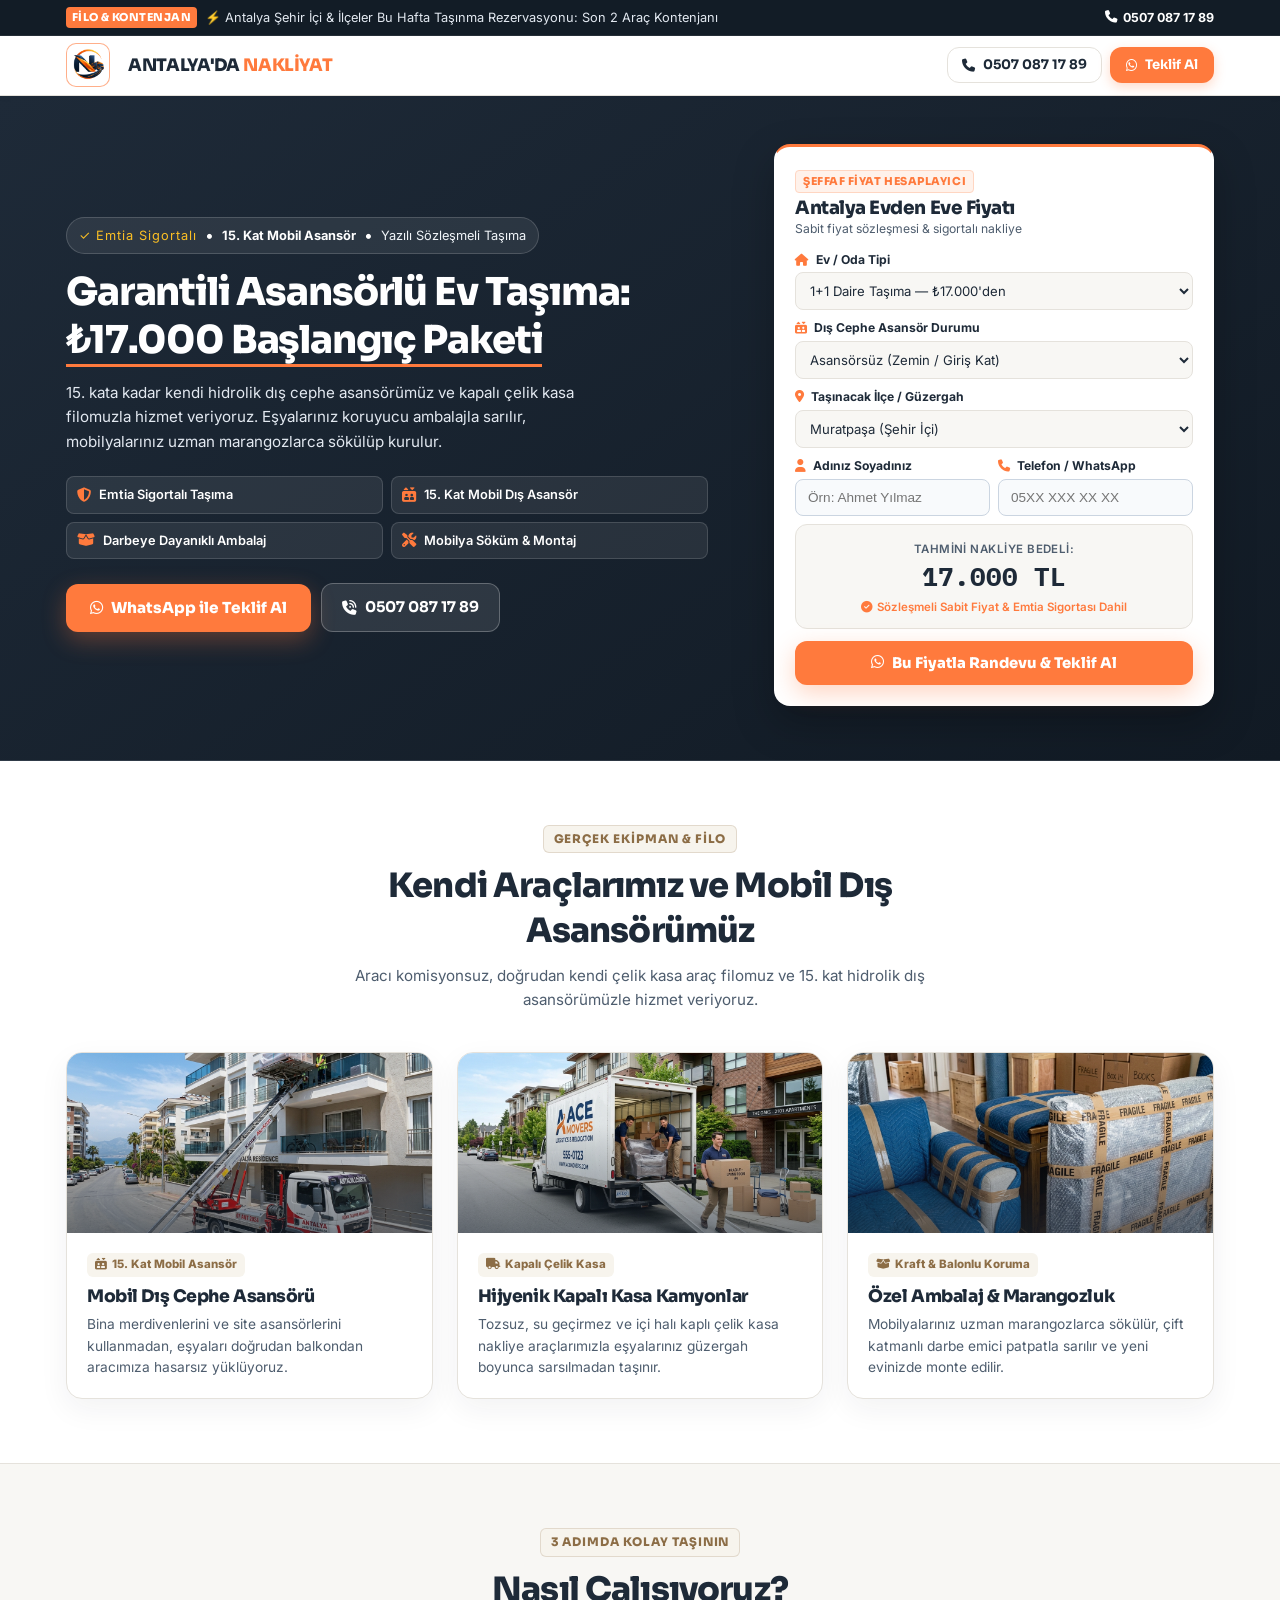
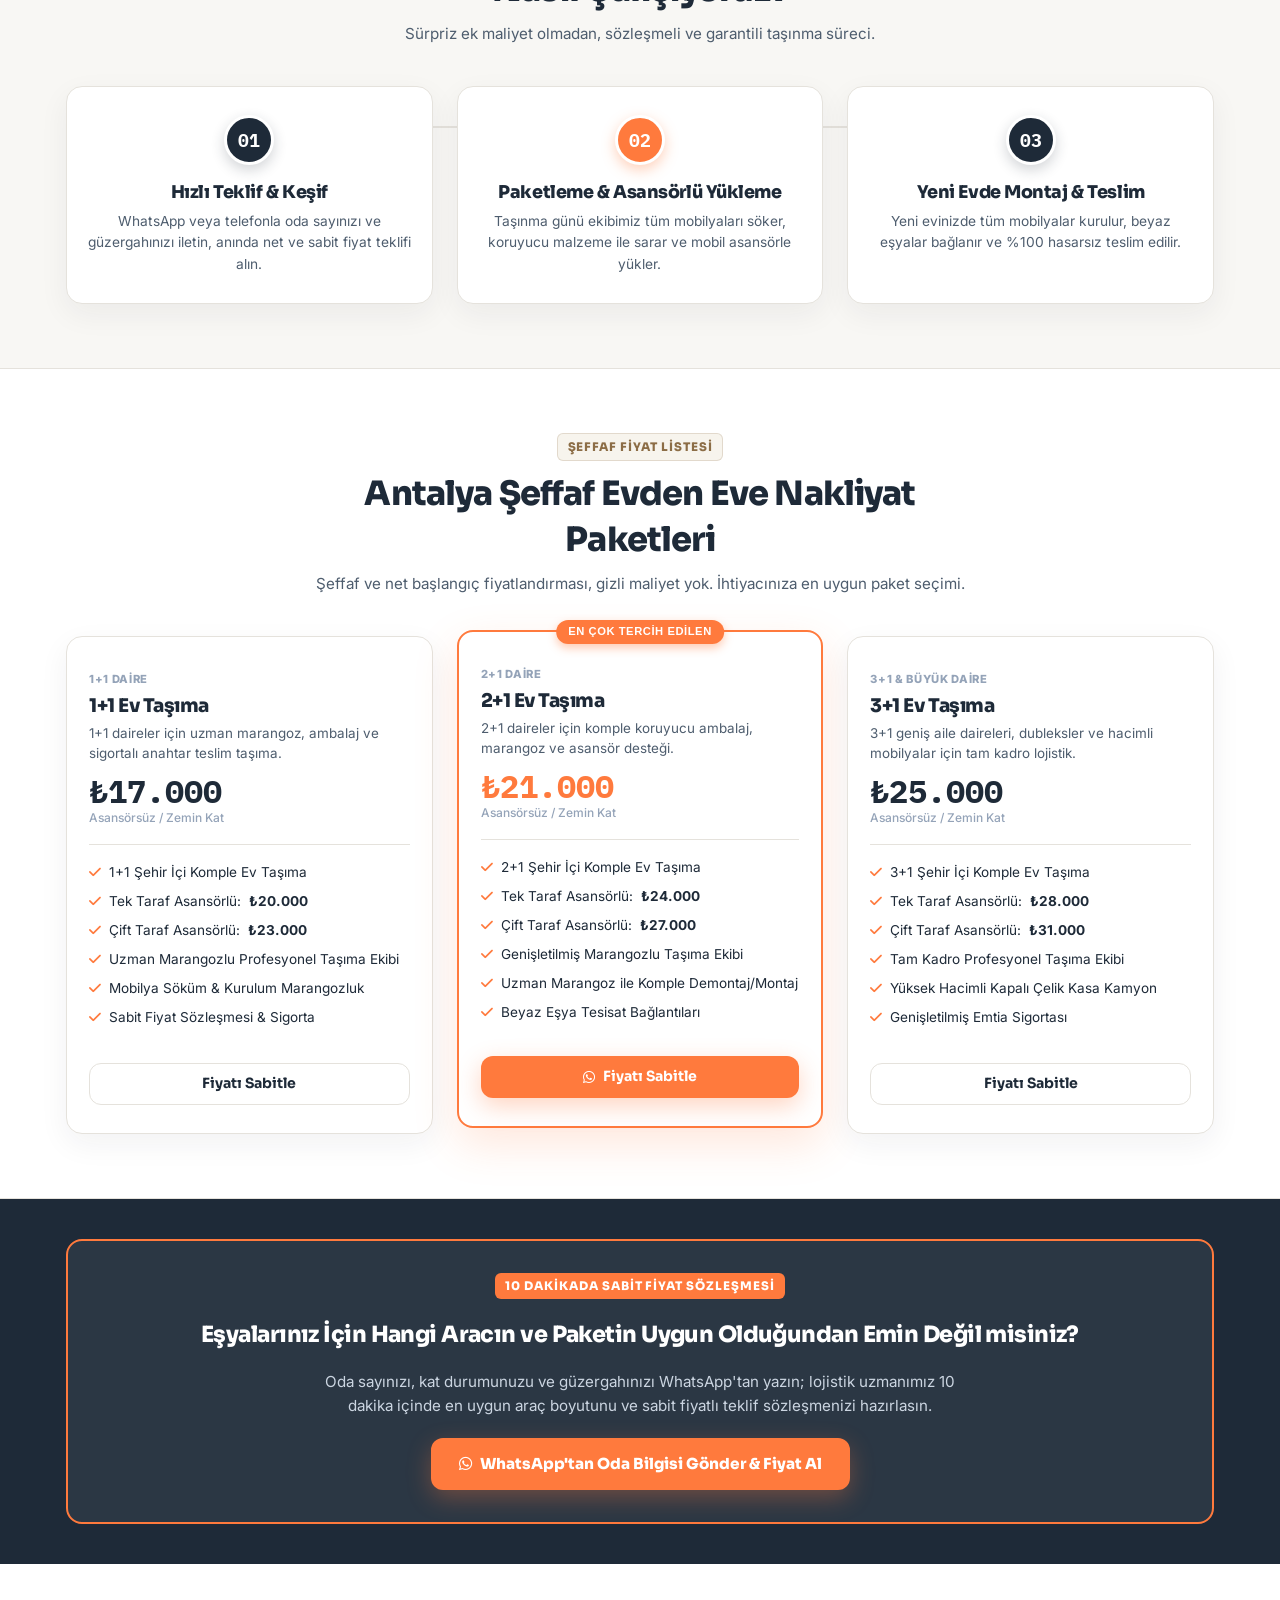
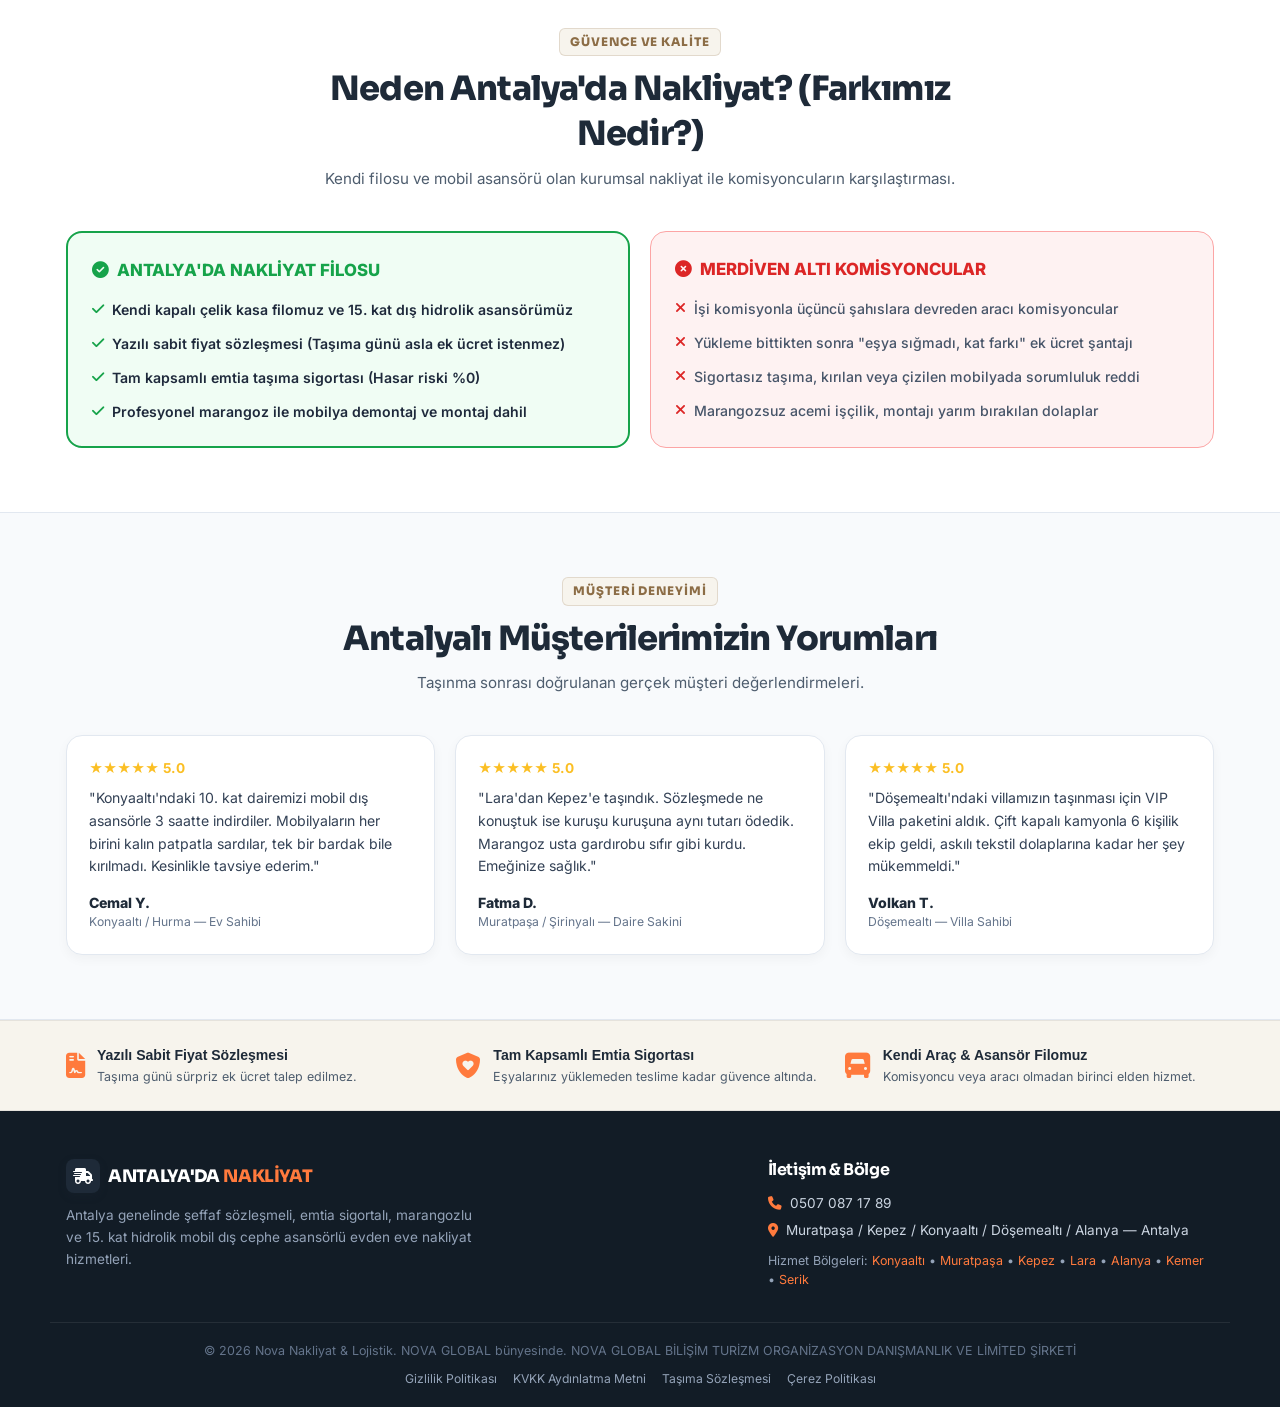
<file: index.html>
<!DOCTYPE html>
<html lang="tr">
<head>
    <meta charset="UTF-8">
    <meta name="viewport" content="width=device-width, initial-scale=1.0, viewport-fit=cover">
    <title>Antalya'da Nakliyat | 17.000 TL Asansörlü Evden Eve Taşıma — Nova Lojistik</title>
    <meta name="description" content="Antalya içi 17.000 TL'den başlayan paketlerle sigortalı, ambalajlı, marangozlu ve 15. kat mobil dış asansörlü evden eve nakliyat. Muratpaşa, Konyaaltı, Kepez.">
    <meta name="robots" content="index, follow, max-image-preview:large, max-snippet:-1, max-video-preview:-1">
    <meta name="google-site-verification" content="google683b96f9e18d1ed7">
    <meta name="keywords" content="antalya evden eve nakliyat, antalya nakliye 17000, antalya asansörlü nakliyat, konyaaltı nakliyat, kepez ev taşıma, sigortalı nakliye antalya">
    
    <!-- Google tag (gtag.js) -->
    <script async src="https://www.googletagmanager.com/gtag/js?id=G-0QV57408SD"></script>
    <script>
      window.dataLayer = window.dataLayer || [];
      function gtag(){dataLayer.push(arguments);}
      gtag('js', new Date());

      gtag('config', 'G-0QV57408SD');
    </script>
    <link rel="canonical" href="https://www.antalyadanakliyat.com.tr/">
    
    <!-- OpenGraph -->
    <meta property="og:title" content="Antalya'da Nakliyat | 17.000 TL Asansörlü Evden Eve Taşıma">
    <meta property="og:description" content="Emtia sigortalı, ambalajlı ve 15. kat mobil dış asansörlü profesyonel evden eve nakliyat.">
    <meta property="og:url" content="https://www.antalyadanakliyat.com.tr/">
    <meta property="og:type" content="website">

    <!-- OPEN GRAPH / SOCIAL -->
    <meta property="og:type" content="website">
    <meta property="og:url" content="https://www.antalyadanakliyat.com.tr/">
    <meta property="og:title" content="Antalya'da Nakliyat | 17.000 TL Asansörlü Evden Eve Taşıma">
    <meta property="og:description" content="Antalya içi 17.000 TL'den başlayan paketlerle sigortalı, ambalajlı, marangozlu ve 15. kat mobil dış asansörlü evden eve nakliyat.">
    <meta property="og:image" content="https://www.antalyadanakliyat.com.tr/images/nakliyat_asansor.jpg">
    <meta property="og:site_name" content="Antalya'da Nakliyat">
    <meta property="og:locale" content="tr_TR">

    <!-- TWITTER CARD -->
    <meta name="twitter:card" content="summary_large_image">
    <meta name="twitter:title" content="Antalya'da Nakliyat | 17.000 TL Asansörlü Taşıma">
    <meta name="twitter:description" content="Antalya sigortalı, marangozlu ve 15. kat dış asansörlü evden eve nakliyat hizmeti.">
    <meta name="twitter:image" content="https://www.antalyadanakliyat.com.tr/images/nakliyat_asansor.jpg">

    <!-- GEO TARGETING -->
    <meta name="geo.region" content="TR-07">
    <meta name="geo.placename" content="Antalya">
    <meta name="geo.position" content="36.9081;30.6558">
    <meta name="ICBM" content="36.9081, 30.6558">

    <!-- Fonts: Sora (Display Headings) + Inter (Body) + IBM Plex Mono (Prices) -->
    <link rel="preconnect" href="https://fonts.googleapis.com">
    <link rel="preconnect" href="https://fonts.gstatic.com" crossorigin>
    <link href="https://fonts.googleapis.com/css2?family=IBM+Plex+Mono:wght@600;700&family=Inter:wght@400;500;600&family=Sora:wght@600;700;800&display=swap" rel="stylesheet">
    <link rel="stylesheet" href="https://cdnjs.cloudflare.com/ajax/libs/font-awesome/6.5.1/css/all.min.css">
    
    <link rel="icon" type="image/png" href="images/logo.png">
    <link rel="stylesheet" href="style.css">

    <!-- SCHEMA.ORG JSON-LD -->
    <script type="application/ld+json">
    {
      "@context": "https://schema.org",
      "@graph": [
        {
          "@type": "MovingCompany",
          "@id": "https://www.antalyadanakliyat.com.tr/#business",
          "name": "Antalya'da Nakliyat",
          "url": "https://www.antalyadanakliyat.com.tr/",
          "telephone": "+905070871789",
          "priceRange": "₺₺",
          "image": "https://www.antalyadanakliyat.com.tr/images/nakliyat_asansor.jpg",
          "address": {
            "@type": "PostalAddress",
            "streetAddress": "Kültür Mahallesi 3856 Sokak No:2 D:1",
            "addressLocality": "Kepez",
            "addressRegion": "Antalya",
            "postalCode": "07070",
            "addressCountry": "TR"
          },
          "geo": {
            "@type": "GeoCoordinates",
            "latitude": 36.9081,
            "longitude": 30.6558
          },
          "areaServed": ["Muratpaşa", "Kepez", "Konyaaltı", "Döşemealtı", "Alanya", "Manavgat", "Kemer"],
          "openingHoursSpecification": {
            "@type": "OpeningHoursSpecification",
            "dayOfWeek": ["Monday", "Tuesday", "Wednesday", "Thursday", "Friday", "Saturday", "Sunday"],
            "opens": "07:00",
            "closes": "23:00"
          },
          "parentOrganization": {
            "@type": "Organization",
            "@id": "https://novadigital.com.tr/#organization",
            "name": "NOVA GLOBAL",
            "alternateName": ["NOVA GRUP", "NOVA GROUP"],
            "legalName": "NOVA GLOBAL BİLİŞİM TURİZM ORGANİZASYON DANIŞMANLIK VE LİMİTED ŞİRKETİ",
            "url": "https://novadigital.com.tr"
          }
        }
      ]
    }
    </script>
</head>
<body>

    <!-- 1. ACİL ANONS & SCARCITY ŞERİDİ -->
    <div class="top-announcement">
        <div class="container top-flex">
            <div class="notice-item">
                <span class="notice-badge">FİLO & KONTENJAN</span>
                <span class="announce-txt">⚡ Antalya Şehir İçi & İlçeler Bu Hafta Taşınma Rezervasyonu: Son 2 Araç Kontenjanı</span>
            </div>
            <div class="notice-phone">
                <a href="tel:05070871789" class="phone-link"><i class="fa-solid fa-phone"></i> 0507 087 17 89</a>
            </div>
        </div>
    </div>

    <!-- 2. ANA STICKY HEADER -->
    <header class="site-header">
        <div class="container header-flex">
            <a href="#" class="brand-box">
                <img src="images/logo.png" alt="Nova Nakliyat Logo" class="brand-logo-img" style="width: 44px; height: 44px; border-radius: 10px; object-fit: contain; background: #fff; padding: 2px; border: 1.5px solid rgba(255,122,61,0.6); margin-right: 10px;">
                <span class="brand-name">ANTALYA'DA <span class="brand-accent">NAKLİYAT</span></span>
            </a>

            <div class="header-actions">
                <a href="tel:05070871789" class="btn btn-outline-nav">
                    <i class="fa-solid fa-phone"></i> 0507 087 17 89
                </a>
                <a href="https://wa.me/905070871789?text=Merhaba,%20AntalyadaNakliyat.com.tr%20üzerinden%20ulaştım.%20Evden%20eve%20nakliye%20fiyat%20teklifi%20almak%20istiyorum." target="_blank" class="btn btn-primary-nav">
                    <i class="fa-brands fa-whatsapp"></i> Teklif Al
                </a>
            </div>
        </div>
    </header>

    <!-- 3. HERO SECTION (CHARCOAL SLATE & LOGISTICS AMBER) -->
    <section class="hero-clean">
        <div class="container hero-grid">
            <div class="hero-left">
                <!-- RATING PILL (COMPACT SINGLE-LINE) -->
                <div class="trust-score-pill">
                    <span class="stars">✓ Emtia Sigortalı</span>
                    <span class="pill-dot">•</span>
                    <span class="score-text"><strong>15. Kat Mobil Asansör</strong></span>
                    <span class="pill-dot">•</span>
                    <span class="score-text">Yazılı Sözleşmeli Taşıma</span>
                </div>

                <h1 class="hero-h1">
                    Garantili Asansörlü Ev Taşıma: <span class="hero-accent">₺17.000 Başlangıç Paketi</span>
                </h1>

                <p class="hero-desc">
                    15. kata kadar kendi hidrolik dış cephe asansörümüz ve kapalı çelik kasa filomuzla hizmet veriyoruz. Eşyalarınız koruyucu ambalajla sarılır, mobilyalarınız uzman marangozlarca sökülüp kurulur.
                </p>

                <!-- SINGLE-LINE PILL CHIPS -->
                <div class="proof-chips-row">
                    <div class="proof-chip-item">
                        <i class="fa-solid fa-shield-halved"></i>
                        <span>Emtia Sigortalı Taşıma</span>
                    </div>
                    <div class="proof-chip-item">
                        <i class="fa-solid fa-elevator"></i>
                        <span>15. Kat Mobil Dış Asansör</span>
                    </div>
                    <div class="proof-chip-item">
                        <i class="fa-solid fa-box-open"></i>
                        <span>Darbeye Dayanıklı Ambalaj</span>
                    </div>
                    <div class="proof-chip-item">
                        <i class="fa-solid fa-screwdriver-wrench"></i>
                        <span>Mobilya Söküm & Montaj</span>
                    </div>
                </div>

                <!-- CTA HIERARCHY -->
                <div class="hero-cta-group">
                    <a href="https://wa.me/905070871789?text=Merhaba,%20AntalyadaNakliyat.com.tr%20üzerinden%20ulaştım.%20Evden%20eve%20nakliyat%20fiyat%20teklifi%20almak%20istiyorum." target="_blank" class="btn btn-hero-primary">
                        <i class="fa-brands fa-whatsapp"></i> WhatsApp ile Teklif Al
                    </a>
                    <a href="tel:05070871789" class="btn btn-hero-secondary">
                        <i class="fa-solid fa-phone-volume"></i> 0507 087 17 89
                    </a>
                </div>
            </div>

            <!-- COMPACT HESAPLAYICI CARD -->
            <div class="hero-calc-wrapper" id="hesaplayici">
                <div class="calc-top">
                    <span class="calc-tag">ŞEFFAF FİYAT HESAPLAYICI</span>
                    <h3>Antalya Evden Eve Fiyatı</h3>
                    <p class="calc-sub">Sabit fiyat sözleşmesi &amp; sigortalı nakliye</p>
                </div>

                <form id="nakliyatForm" class="calc-form-clean">
                    <div class="field-box">
                        <label for="calcRoom"><i class="fa-solid fa-house"></i> Ev / Oda Tipi</label>
                        <select id="calcRoom" class="select-clean">
                            <option value="17000" selected>1+1 Daire Taşıma — ₺17.000'den</option>
                            <option value="21000">2+1 Daire Taşıma — ₺21.000'den</option>
                            <option value="25000">3+1 Daire Taşıma — ₺25.000'den</option>
                            <option value="31000">4+1 &amp; Dubleks / Villa — ₺31.000'den</option>
                        </select>
                    </div>

                    <div class="field-box">
                        <label for="calcElevator"><i class="fa-solid fa-elevator"></i> Dış Cephe Asansör Durumu</label>
                        <select id="calcElevator" class="select-clean">
                            <option value="0" selected>Asansörsüz (Zemin / Giriş Kat)</option>
                            <option value="1">Tek Taraf Asansörlü (+₺3.000)</option>
                            <option value="2">Çift Taraf Asansörlü (+₺6.000)</option>
                        </select>
                    </div>

                    <div class="field-box">
                        <label for="calcDistrict"><i class="fa-solid fa-location-dot"></i> Taşınacak İlçe / Güzergah</label>
                        <select id="calcDistrict" class="select-clean">
                            <option value="muratpasa" selected>Muratpaşa (Şehir İçi)</option>
                            <option value="kepez">Kepez (Şehir İçi)</option>
                            <option value="konyaalti">Konyaaltı (Şehir İçi)</option>
                            <option value="dosemealti">Döşemealtı (+₺1.500)</option>
                            <option value="serik-belek">Serik / Belek (+₺2.000)</option>
                            <option value="kemer">Kemer (+₺2.000)</option>
                            <option value="alanya">Alanya / Manavgat / Kaş (+₺4.000)</option>
                        </select>
                    </div>

                    <div style="display: grid; grid-template-columns: 1fr 1fr; gap: 8px; margin-bottom: 8px;">
                        <div class="field-box" style="margin-bottom: 0;">
                            <label for="calcName"><i class="fa-solid fa-user"></i> Adınız Soyadınız</label>
                            <input type="text" id="calcName" placeholder="Örn: Ahmet Yılmaz" style="width: 100%; padding: 10px 12px; border-radius: 8px; border: 1.5px solid #CBD5E1; font-size: 0.85rem; background: #F8FAFC; color: #1E293B;">
                        </div>
                        <div class="field-box" style="margin-bottom: 0;">
                            <label for="calcPhone"><i class="fa-solid fa-phone"></i> Telefon / WhatsApp</label>
                            <input type="tel" id="calcPhone" placeholder="05XX XXX XX XX" style="width: 100%; padding: 10px 12px; border-radius: 8px; border: 1.5px solid #CBD5E1; font-size: 0.85rem; background: #F8FAFC; color: #1E293B;">
                        </div>
                    </div>

                    <div class="price-output-box" style="margin-top: 6px;">
                        <span class="out-title">Tahmini Nakliye Bedeli:</span>
                        <div class="out-amount" id="totalNakliyatPrice">17.000 TL</div>
                        <span class="out-sub"><i class="fa-solid fa-circle-check"></i> Sözleşmeli Sabit Fiyat &amp; Emtia Sigortası Dahil</span>
                    </div>

                    <button type="button" id="btnCalculateNakliyat" class="btn btn-hero-primary btn-block">
                        <i class="fa-brands fa-whatsapp"></i> Bu Fiyatla Randevu &amp; Teklif Al
                    </button>
                </form>
            </div>
        </div>
    </section>

    <!-- 4. REAL VISUAL PROOF SHOWCASE -->
    <section class="section visual-proof-section">
        <div class="container">
            <div class="section-title text-center">
                <span class="section-badge">GERÇEK EKİPMAN &amp; FİLO</span>
                <h2>Kendi Araçlarımız ve Mobil Dış Asansörümüz</h2>
                <p>Aracı komisyonsuz, doğrudan kendi çelik kasa araç filomuz ve 15. kat hidrolik dış asansörümüzle hizmet veriyoruz.</p>
            </div>

            <div class="visual-grid">
                <div class="visual-card">
                    <div class="visual-img-wrap">
                        <img src="images/nakliyat_asansor.jpg" alt="Mobil Dış Cephe Asansörü" class="visual-img" loading="lazy">
                        <div class="visual-overlay"></div>
                    </div>
                    <div class="visual-info">
                        <span class="visual-tag"><i class="fa-solid fa-elevator"></i> 15. Kat Mobil Asansör</span>
                        <h3>Mobil Dış Cephe Asansörü</h3>
                        <p>Bina merdivenlerini ve site asansörlerini kullanmadan, eşyaları doğrudan balkondan aracımıza hasarsız yüklüyoruz.</p>
                    </div>
                </div>

                <div class="visual-card">
                    <div class="visual-img-wrap">
                        <img src="images/nakliyat_kamyon.jpg" alt="Hijyenik Çelik Kasa Nakliye Kamyonu" class="visual-img" loading="lazy">
                        <div class="visual-overlay"></div>
                    </div>
                    <div class="visual-info">
                        <span class="visual-tag"><i class="fa-solid fa-truck"></i> Kapalı Çelik Kasa</span>
                        <h3>Hijyenik Kapalı Kasa Kamyonlar</h3>
                        <p>Tozsuz, su geçirmez ve içi halı kaplı çelik kasa nakliye araçlarımızla eşyalarınız güzergah boyunca sarsılmadan taşınır.</p>
                    </div>
                </div>

                <div class="visual-card">
                    <div class="visual-img-wrap">
                        <img src="images/nakliyat_paketleme.jpg" alt="Koruyucu Ambalajlama" class="visual-img" loading="lazy">
                        <div class="visual-overlay"></div>
                    </div>
                    <div class="visual-info">
                        <span class="visual-tag"><i class="fa-solid fa-box-open"></i> Kraft &amp; Balonlu Koruma</span>
                        <h3>Özel Ambalaj &amp; Marangozluk</h3>
                        <p>Mobilyalarınız uzman marangozlarca sökülür, çift katmanlı darbe emici patpatla sarılır ve yeni evinizde monte edilir.</p>
                    </div>
                </div>
            </div>
        </div>
    </section>

    <!-- 5. NASIL ÇALIŞIR? (TIMELINE) -->
    <section class="section process-section">
        <div class="container">
            <div class="section-title text-center">
                <span class="section-badge">3 ADIMDA KOLAY TAŞININ</span>
                <h2>Nasıl Çalışıyoruz?</h2>
                <p>Sürpriz ek maliyet olmadan, sözleşmeli ve garantili taşınma süreci.</p>
            </div>
            
            <div class="timeline-wrapper">
                <div class="timeline-line"></div>
                <div class="process-grid">
                    <div class="process-card">
                        <div class="process-num">01</div>
                        <h3>Hızlı Teklif &amp; Keşif</h3>
                        <p>WhatsApp veya telefonla oda sayınızı ve güzergahınızı iletin, anında net ve sabit fiyat teklifi alın.</p>
                    </div>
                    <div class="process-card">
                        <div class="process-num">02</div>
                        <h3>Paketleme &amp; Asansörlü Yükleme</h3>
                        <p>Taşınma günü ekibimiz tüm mobilyaları söker, koruyucu malzeme ile sarar ve mobil asansörle yükler.</p>
                    </div>
                    <div class="process-card">
                        <div class="process-num">03</div>
                        <h3>Yeni Evde Montaj &amp; Teslim</h3>
                        <p>Yeni evinizde tüm mobilyalar kurulur, beyaz eşyalar bağlanır ve %100 hasarsız teslim edilir.</p>
                    </div>
                </div>
            </div>
        </div>
    </section>

    <!-- 6. AGRESİF ŞEFFAF FİYAT PAKETLERİ (ELEVATED POPULAR CARD) -->
    <section class="section pricing-clean-section" id="fiyatlar">
        <div class="container">
            <div class="section-title text-center">
                <span class="section-badge">ŞEFFAF FİYAT LİSTESİ</span>
                <h2>Antalya Şeffaf Evden Eve Nakliyat Paketleri</h2>
                <p>Şeffaf ve net başlangıç fiyatlandırması, gizli maliyet yok. İhtiyacınıza en uygun paket seçimi.</p>
            </div>

            <div class="pack-grid">
                <!-- PAKET 1: 1+1 DAİRE TAŞIMA -->
                <div class="pack-box">
                    <div class="pack-top">
                        <span class="pack-category">1+1 DAİRE</span>
                        <h3>1+1 Ev Taşıma</h3>
                        <p>1+1 daireler için uzman marangoz, ambalaj ve sigortalı anahtar teslim taşıma.</p>
                        <div class="pack-price-wrap">
                            <div class="pack-price">₺17.000</div>
                            <span class="price-suffix">Asansörsüz / Zemin Kat</span>
                        </div>
                    </div>
                    <ul class="pack-bullets">
                        <li><i class="fa-solid fa-check"></i> 1+1 Şehir İçi Komple Ev Taşıma</li>
                        <li><i class="fa-solid fa-check"></i> Tek Taraf Asansörlü: <strong>₺20.000</strong></li>
                        <li><i class="fa-solid fa-check"></i> Çift Taraf Asansörlü: <strong>₺23.000</strong></li>
                        <li><i class="fa-solid fa-check"></i> Uzman Marangozlu Profesyonel Taşıma Ekibi</li>
                        <li><i class="fa-solid fa-check"></i> Mobilya Söküm &amp; Kurulum Marangozluk</li>
                        <li><i class="fa-solid fa-check"></i> Sabit Fiyat Sözleşmesi &amp; Sigorta</li>
                    </ul>
                    <a href="https://wa.me/905070871789?text=Merhaba,%201+1%20Ev%20Taşıma%20(17.000%20TL'den%20başlayan)%20paketiniz%20hakkında%20fiyat%20teklifi%20almak%20istiyorum." target="_blank" class="btn btn-pack-outline btn-block">
                        Fiyatı Sabitle
                    </a>
                </div>

                <!-- PAKET 2: 2+1 DAİRE TAŞIMA (POPÜLER) -->
                <div class="pack-box popular">
                    <div class="pop-ribbon">EN ÇOK TERCİH EDİLEN</div>
                    <div class="pack-top">
                        <span class="pack-category">2+1 DAİRE</span>
                        <h3>2+1 Ev Taşıma</h3>
                        <p>2+1 daireler için komple koruyucu ambalaj, marangoz ve asansör desteği.</p>
                        <div class="pack-price-wrap">
                            <div class="pack-price price-amber">₺21.000</div>
                            <span class="price-suffix">Asansörsüz / Zemin Kat</span>
                        </div>
                    </div>
                    <ul class="pack-bullets">
                        <li><i class="fa-solid fa-check"></i> 2+1 Şehir İçi Komple Ev Taşıma</li>
                        <li><i class="fa-solid fa-check"></i> Tek Taraf Asansörlü: <strong>₺24.000</strong></li>
                        <li><i class="fa-solid fa-check"></i> Çift Taraf Asansörlü: <strong>₺27.000</strong></li>
                        <li><i class="fa-solid fa-check"></i> Genişletilmiş Marangozlu Taşıma Ekibi</li>
                        <li><i class="fa-solid fa-check"></i> Uzman Marangoz ile Komple Demontaj/Montaj</li>
                        <li><i class="fa-solid fa-check"></i> Beyaz Eşya Tesisat Bağlantıları</li>
                    </ul>
                    <a href="https://wa.me/905070871789?text=Merhaba,%202+1%20Ev%20Taşıma%20(21.000%20TL'den%20başlayan)%20paketiniz%20hakkında%20fiyat%20teklifi%20almak%20istiyorum." target="_blank" class="btn btn-pack-primary btn-block">
                        <i class="fa-brands fa-whatsapp"></i> Fiyatı Sabitle
                    </a>
                </div>

                <!-- PAKET 3: 3+1 DAİRE TAŞIMA -->
                <div class="pack-box">
                    <div class="pack-top">
                        <span class="pack-category">3+1 &amp; BÜYÜK DAİRE</span>
                        <h3>3+1 Ev Taşıma</h3>
                        <p>3+1 geniş aile daireleri, dubleksler ve hacimli mobilyalar için tam kadro lojistik.</p>
                        <div class="pack-price-wrap">
                            <div class="pack-price">₺25.000</div>
                            <span class="price-suffix">Asansörsüz / Zemin Kat</span>
                        </div>
                    </div>
                    <ul class="pack-bullets">
                        <li><i class="fa-solid fa-check"></i> 3+1 Şehir İçi Komple Ev Taşıma</li>
                        <li><i class="fa-solid fa-check"></i> Tek Taraf Asansörlü: <strong>₺28.000</strong></li>
                        <li><i class="fa-solid fa-check"></i> Çift Taraf Asansörlü: <strong>₺31.000</strong></li>
                        <li><i class="fa-solid fa-check"></i> Tam Kadro Profesyonel Taşıma Ekibi</li>
                        <li><i class="fa-solid fa-check"></i> Yüksek Hacimli Kapalı Çelik Kasa Kamyon</li>
                        <li><i class="fa-solid fa-check"></i> Genişletilmiş Emtia Sigortası</li>
                    </ul>
                    <a href="https://wa.me/905070871789?text=Merhaba,%203+1%20Ev%20Taşıma%20(25.000%20TL'den%20başlayan)%20paketiniz%20hakkında%20bilgi%20almak%20istiyorum." target="_blank" class="btn btn-pack-outline btn-block">
                        Fiyatı Sabitle
                    </a>
                </div>
            </div>
        </div>
    </section>

    <!-- 6.2 MID-PAGE "KARARSIZ MISIN?" GERİLLA DÖNÜŞÜM KUTUSU -->
    <section class="section" style="background: #1E2A38; color: white; padding: 40px 0;">
        <div class="container">
            <div style="background: rgba(255,255,255,0.06); border: 2px solid #FF7A3D; border-radius: 16px; padding: 32px 24px; display: flex; flex-direction: column; gap: 20px; align-items: center; text-align: center;">
                <span class="section-badge" style="background: #FF7A3D; color: white; border: none; margin-bottom: 0;">10 DAKİKADA SABİT FİYAT SÖZLEŞMESİ</span>
                <h3 style="color: white; font-size: 1.4rem; font-weight: 800; margin: 0;">Eşyalarınız İçin Hangi Aracın ve Paketin Uygun Olduğundan Emin Değil misiniz?</h3>
                <p style="color: #CBD5E1; font-size: 0.95rem; max-width: 650px; margin: 0; line-height: 1.6;">
                    Oda sayınızı, kat durumunuzu ve güzergahınızı WhatsApp'tan yazın; lojistik uzmanımız 10 dakika içinde en uygun araç boyutunu ve sabit fiyatlı teklif sözleşmenizi hazırlasın.
                </p>
                <a href="https://wa.me/905070871789?text=Merhaba,%20Antalya%20evden%20eve%20taşınma%20detaylarımı%20iletiyorum.%20Sabit%20fiyatlı%20teklif%20hazırlayabilir%20misiniz?" target="_blank" class="btn btn-hero-primary" style="font-size: 0.95rem; padding: 14px 28px;">
                    <i class="fa-brands fa-whatsapp"></i> WhatsApp'tan Oda Bilgisi Gönder & Fiyat Al
                </a>
            </div>
        </div>
    </section>

    <!-- 6.3 BİZ VS KORSAN NAKLİYECİLER (KARŞILAŞTIRMA MATRİSİ) -->
    <section class="section" style="background: #FFFFFF; border-bottom: 1px solid #E2E8F0;">
        <div class="container">
            <div class="section-title text-center">
                <span class="section-badge">GÜVENCE VE KALİTE</span>
                <h2>Neden Antalya'da Nakliyat? (Farkımız Nedir?)</h2>
                <p>Kendi filosu ve mobil asansörü olan kurumsal nakliyat ile komisyoncuların karşılaştırması.</p>
            </div>

            <div style="display: grid; grid-template-columns: repeat(auto-fit, minmax(280px, 1fr)); gap: 20px;">
                <div style="background: #F0FDF4; border: 2px solid #16A34A; border-radius: 16px; padding: 24px;">
                    <div style="display: flex; align-items: center; gap: 8px; color: #16A34A; font-weight: 800; font-size: 1.05rem; margin-bottom: 16px;">
                        <i class="fa-solid fa-circle-check"></i> ANTALYA'DA NAKLİYAT FİLOSU
                    </div>
                    <ul style="display: flex; flex-direction: column; gap: 12px; font-size: 0.88rem; color: #1E293B; font-weight: 600;">
                        <li style="display: flex; gap: 8px;"><i class="fa-solid fa-check" style="color: #16A34A; margin-top: 3px;"></i> Kendi kapalı çelik kasa filomuz ve 15. kat dış hidrolik asansörümüz</li>
                        <li style="display: flex; gap: 8px;"><i class="fa-solid fa-check" style="color: #16A34A; margin-top: 3px;"></i> Yazılı sabit fiyat sözleşmesi (Taşıma günü asla ek ücret istenmez)</li>
                        <li style="display: flex; gap: 8px;"><i class="fa-solid fa-check" style="color: #16A34A; margin-top: 3px;"></i> Tam kapsamlı emtia taşıma sigortası (Hasar riski %0)</li>
                        <li style="display: flex; gap: 8px;"><i class="fa-solid fa-check" style="color: #16A34A; margin-top: 3px;"></i> Profesyonel marangoz ile mobilya demontaj ve montaj dahil</li>
                    </ul>
                </div>

                <div style="background: #FEF2F2; border: 1.5px solid #FCA5A5; border-radius: 16px; padding: 24px;">
                    <div style="display: flex; align-items: center; gap: 8px; color: #DC2626; font-weight: 800; font-size: 1.05rem; margin-bottom: 16px;">
                        <i class="fa-solid fa-circle-xmark"></i> MERDİVEN ALTI KOMİSYONCULAR
                    </div>
                    <ul style="display: flex; flex-direction: column; gap: 12px; font-size: 0.88rem; color: #475569; font-weight: 500;">
                        <li style="display: flex; gap: 8px;"><i class="fa-solid fa-xmark" style="color: #DC2626; margin-top: 3px;"></i> İşi komisyonla üçüncü şahıslara devreden aracı komisyoncular</li>
                        <li style="display: flex; gap: 8px;"><i class="fa-solid fa-xmark" style="color: #DC2626; margin-top: 3px;"></i> Yükleme bittikten sonra "eşya sığmadı, kat farkı" ek ücret şantajı</li>
                        <li style="display: flex; gap: 8px;"><i class="fa-solid fa-xmark" style="color: #DC2626; margin-top: 3px;"></i> Sigortasız taşıma, kırılan veya çizilen mobilyada sorumluluk reddi</li>
                        <li style="display: flex; gap: 8px;"><i class="fa-solid fa-xmark" style="color: #DC2626; margin-top: 3px;"></i> Marangozsuz acemi işçilik, montajı yarım bırakılan dolaplar</li>
                    </ul>
                </div>
            </div>
        </div>
    </section>

    <!-- 6.4 DOĞRULANMIŞ ANTALYA MÜŞTERİ YORUMLARI -->
    <section class="section" style="background: #F8FAFC; border-bottom: 1px solid #E2E8F0;">
        <div class="container">
            <div class="section-title text-center">
                <span class="section-badge">MÜŞTERİ DENEYİMİ</span>
                <h2>Antalyalı Müşterilerimizin Yorumları</h2>
                <p>Taşınma sonrası doğrulanan gerçek müşteri değerlendirmeleri.</p>
            </div>

            <div style="display: grid; grid-template-columns: repeat(auto-fit, minmax(280px, 1fr)); gap: 20px;">
                <div style="background: white; border: 1.5px solid #E2E8F0; border-radius: 16px; padding: 22px; box-shadow: 0 4px 12px rgba(0,0,0,0.04);">
                    <div style="color: #FBBF24; font-size: 0.85rem; margin-bottom: 8px;">★★★★★ <strong>5.0</strong></div>
                    <p style="font-size: 0.88rem; color: #334155; line-height: 1.6; margin-bottom: 14px;">
                        "Konyaaltı'ndaki 10. kat dairemizi mobil dış asansörle 3 saatte indirdiler. Mobilyaların her birini kalın patpatla sardılar, tek bir bardak bile kırılmadı. Kesinlikle tavsiye ederim."
                    </p>
                    <div style="font-weight: 800; font-size: 0.88rem; color: #1E2A38;">Cemal Y.</div>
                    <div style="font-size: 0.76rem; color: #64748B;">Konyaaltı / Hurma — Ev Sahibi</div>
                </div>

                <div style="background: white; border: 1.5px solid #E2E8F0; border-radius: 16px; padding: 22px; box-shadow: 0 4px 12px rgba(0,0,0,0.04);">
                    <div style="color: #FBBF24; font-size: 0.85rem; margin-bottom: 8px;">★★★★★ <strong>5.0</strong></div>
                    <p style="font-size: 0.88rem; color: #334155; line-height: 1.6; margin-bottom: 14px;">
                        "Lara'dan Kepez'e taşındık. Sözleşmede ne konuştuk ise kuruşu kuruşuna aynı tutarı ödedik. Marangoz usta gardırobu sıfır gibi kurdu. Emeğinize sağlık."
                    </p>
                    <div style="font-weight: 800; font-size: 0.88rem; color: #1E2A38;">Fatma D.</div>
                    <div style="font-size: 0.76rem; color: #64748B;">Muratpaşa / Şirinyalı — Daire Sakini</div>
                </div>

                <div style="background: white; border: 1.5px solid #E2E8F0; border-radius: 16px; padding: 22px; box-shadow: 0 4px 12px rgba(0,0,0,0.04);">
                    <div style="color: #FBBF24; font-size: 0.85rem; margin-bottom: 8px;">★★★★★ <strong>5.0</strong></div>
                    <p style="font-size: 0.88rem; color: #334155; line-height: 1.6; margin-bottom: 14px;">
                        "Döşemealtı'ndaki villamızın taşınması için VIP Villa paketini aldık. Çift kapalı kamyonla 6 kişilik ekip geldi, askılı tekstil dolaplarına kadar her şey mükemmeldi."
                    </p>
                    <div style="font-weight: 800; font-size: 0.88rem; color: #1E2A38;">Volkan T.</div>
                    <div style="font-size: 0.76rem; color: #64748B;">Döşemealtı — Villa Sahibi</div>
                </div>
            </div>
        </div>
    </section>

    <!-- 6.5 TRUST BADGE STRIP (GÜVENCE ŞERİDİ) -->
    <div class="trust-guarantee-strip">
        <div class="container trust-strip-flex">
            <div class="strip-item">
                <i class="fa-solid fa-file-contract"></i>
                <div>
                    <strong>Yazılı Sabit Fiyat Sözleşmesi</strong>
                    <span>Taşıma günü sürpriz ek ücret talep edilmez.</span>
                </div>
            </div>
            <div class="strip-item">
                <i class="fa-solid fa-shield-heart"></i>
                <div>
                    <strong>Tam Kapsamlı Emtia Sigortası</strong>
                    <span>Eşyalarınız yüklemeden teslime kadar güvence altında.</span>
                </div>
            </div>
            <div class="strip-item">
                <i class="fa-solid fa-truck-front"></i>
                <div>
                    <strong>Kendi Araç & Asansör Filomuz</strong>
                    <span>Komisyoncu veya aracı olmadan birinci elden hizmet.</span>
                </div>
            </div>
        </div>
    </div>

    <!-- 7. FOOTER -->
    <footer class="site-footer">
        <div class="container footer-grid">
            <div>
                <div class="brand-box" style="margin-bottom:12px;">
                    <div class="brand-symbol"><i class="fa-solid fa-truck-fast"></i></div>
                    <span class="brand-name" style="color:white;">ANTALYA'DA <span class="brand-accent">NAKLİYAT</span></span>
                </div>
                <p class="footer-desc">Antalya genelinde şeffaf sözleşmeli, emtia sigortalı, marangozlu ve 15. kat hidrolik mobil dış cephe asansörlü evden eve nakliyat hizmetleri.</p>
            </div>
            <div>
                <h4 class="footer-heading">İletişim & Bölge</h4>
                <p class="footer-contact-item"><i class="fa-solid fa-phone"></i> 0507 087 17 89</p>
                <p class="footer-contact-item"><i class="fa-solid fa-location-dot"></i> Muratpaşa / Kepez / Konyaaltı / Döşemealtı / Alanya — Antalya</p>
                <p style="color:#94A3B8;font-size:0.78rem;margin-top:10px;">Hizmet Bölgeleri: 
                    <a href="/konyaaltinda-nakliyat/" style="color:#FF7A3D;text-decoration:none;">Konyaaltı</a> •
                    <a href="/muratpasada-nakliyat/" style="color:#FF7A3D;text-decoration:none;">Muratpaşa</a> •
                    <a href="/kepezde-nakliyat/" style="color:#FF7A3D;text-decoration:none;">Kepez</a> •
                    <a href="/larada-nakliyat/" style="color:#FF7A3D;text-decoration:none;">Lara</a> •
                    <a href="/alanyada-nakliyat/" style="color:#FF7A3D;text-decoration:none;">Alanya</a> •
                    <a href="/kemerde-nakliyat/" style="color:#FF7A3D;text-decoration:none;">Kemer</a> •
                    <a href="/serikte-nakliyat/" style="color:#FF7A3D;text-decoration:none;">Serik</a>
                </p>
            </div>
        </div>
        <div class="footer-copy">
            <div class="container text-center">
                <p>© 2026 Nova Nakliyat & Lojistik. NOVA GLOBAL bünyesinde. NOVA GLOBAL BİLİŞİM TURİZM ORGANİZASYON DANIŞMANLIK VE LİMİTED ŞİRKETİ</p>
                <div style="margin-top: 10px; font-size: 0.76rem; color: #94A3B8; display: flex; justify-content: center; gap: 16px; flex-wrap: wrap;">
                    <span>Gizlilik Politikası</span>
                    <span>KVKK Aydınlatma Metni</span>
                    <span>Taşıma Sözleşmesi</span>
                    <span>Çerez Politikası</span>
                </div>
            </div>
        </div>
    </footer>

    <!-- 8. MOBILE STICKY BOTTOM ACTION BAR -->
    <div class="mobile-sticky-bar">
        <a href="tel:05070871789" class="sticky-btn btn-call-mobile">
            <i class="fa-solid fa-phone-volume"></i>
            <span>0507 087 17 89</span>
        </a>
        <a href="https://wa.me/905070871789?text=Merhaba,%20Antalya%20evden%20eve%20nakliyat%20hakkında%20fiyat%20teklifi%20almak%20istiyorum." target="_blank" class="sticky-btn btn-wa-mobile">
            <i class="fa-brands fa-whatsapp"></i>
            <span>WhatsApp Teklif</span>
        </a>
    </div>

    <script src="app.js"></script>
</body>
</html>
</file>
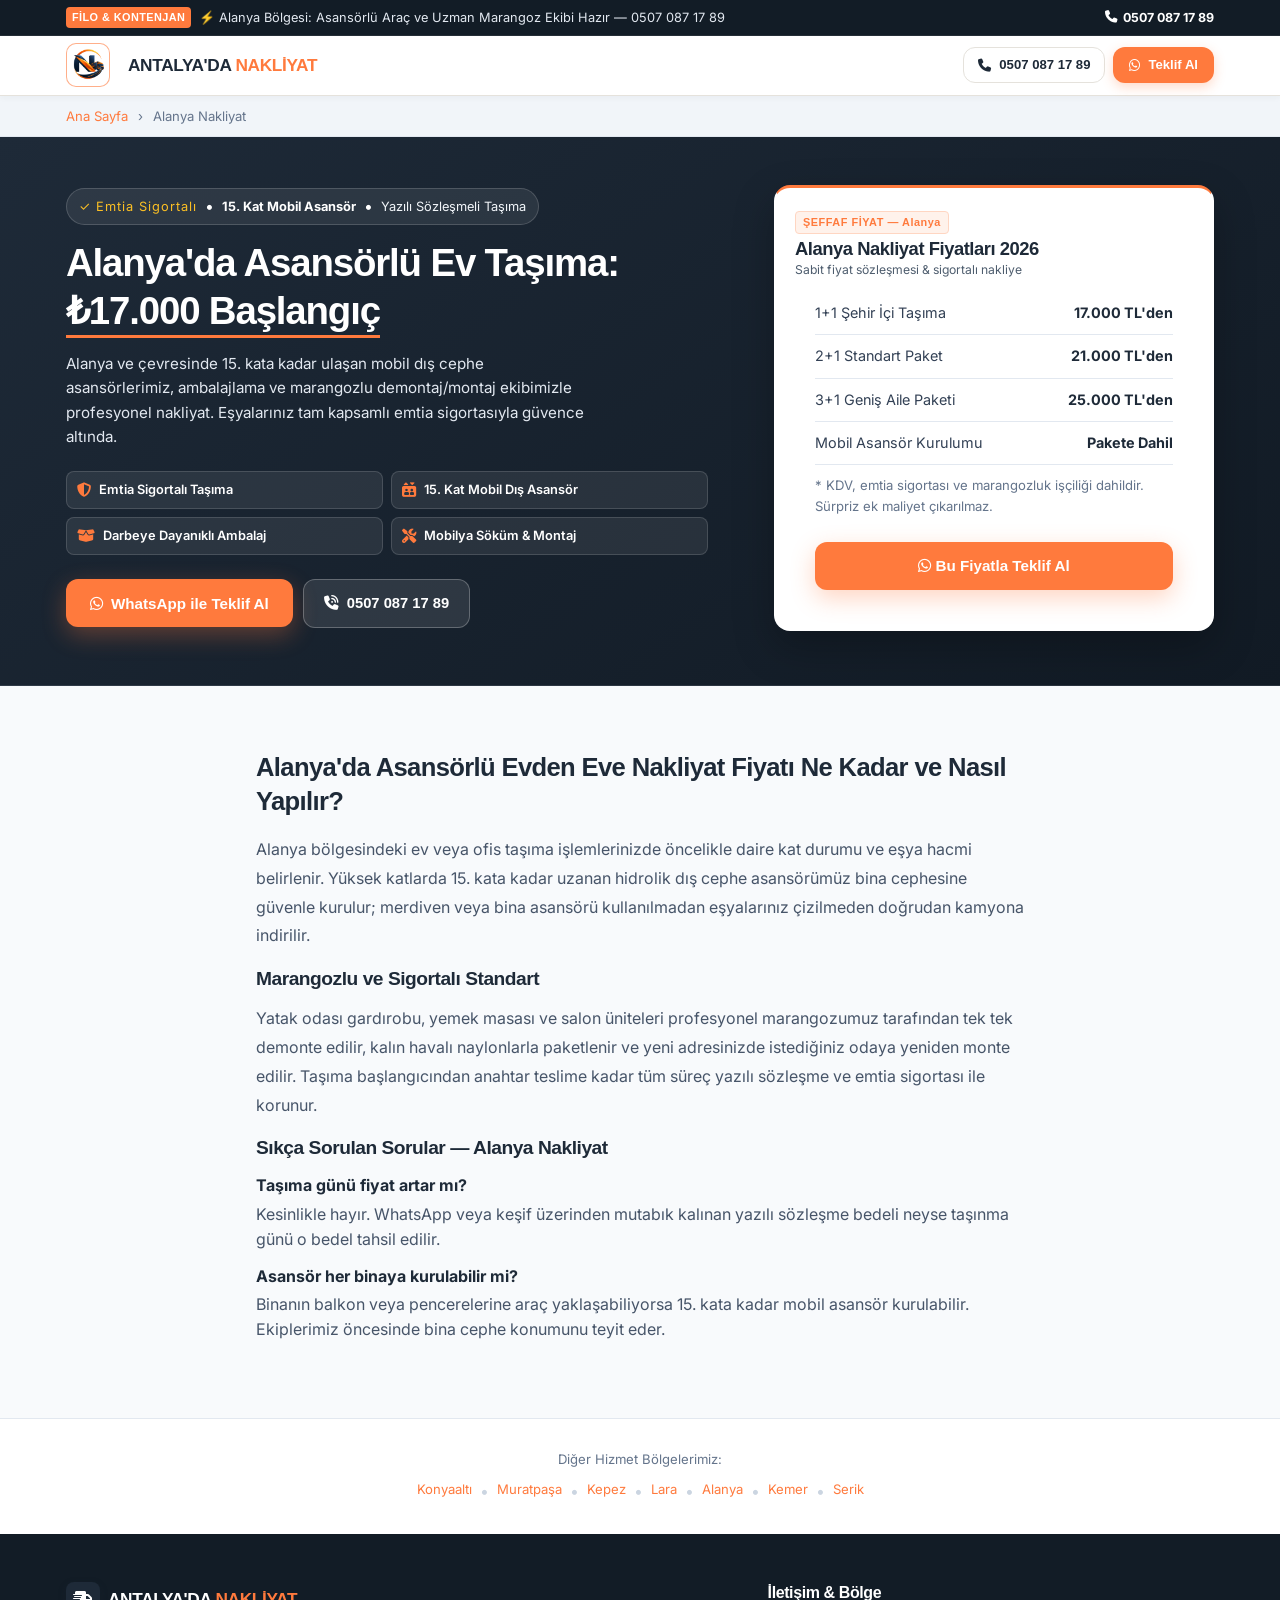
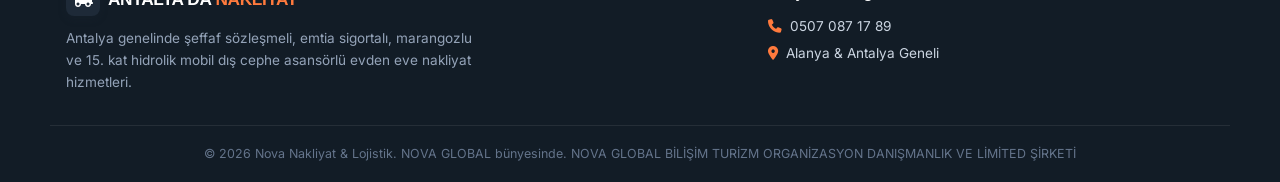
<file: alanyada-nakliyat/index.html>
<!DOCTYPE html>
<html lang="tr">
<head>
    <meta charset="UTF-8">
    <meta name="viewport" content="width=device-width, initial-scale=1.0, viewport-fit=cover">
    <title>Alanya'da Nakliyat | ₺17.000 Asansörlü Evden Eve Taşıma — Nova Lojistik</title>
    <meta name="description" content="Alanya evden eve nakliyat: ₺17.000'den başlayan fiyatlarla 15. kat mobil dış asansörlü, emtia sigortalı, marangozlu ve profesyonel ambalajlı taşınma hizmeti.">
    <meta name="robots" content="index, follow, max-image-preview:large, max-snippet:-1, max-video-preview:-1">
    <link rel="canonical" href="https://www.antalyadanakliyat.com.tr/alanyada-nakliyat/">
    <meta name="geo.region" content="TR-07">
    <meta name="geo.placename" content="Alanya, Antalya">
    <meta name="geo.position" content="36.5441;32.0060">
    <meta name="ICBM" content="36.5441, 32.0060">
    <meta property="og:title" content="Alanya'da Nakliyat | ₺17.000 Asansörlü Taşıma">
    <meta property="og:description" content="Alanya evden eve nakliyat: 15. kat mobil asansör, marangozlu demontaj/montaj, sigortalı taşıma.">
    <meta property="og:url" content="https://www.antalyadanakliyat.com.tr/alanyada-nakliyat/">
    <meta property="og:type" content="website">
    <meta property="og:locale" content="tr_TR">
    <meta name="twitter:card" content="summary">
    <!-- Google tag -->
    <script async src="https://www.googletagmanager.com/gtag/js?id=G-0QV57408SD"></script>
    <script>
      window.dataLayer = window.dataLayer || [];
      function gtag(){dataLayer.push(arguments);}
      gtag('js', new Date());
      gtag('config', 'G-0QV57408SD');
    </script>
    <link rel="preconnect" href="https://fonts.googleapis.com">
    <link rel="preconnect" href="https://fonts.gstatic.com" crossorigin>
    <link href="https://fonts.googleapis.com/css2?family=IBM+Plex+Mono:wght@600;700&family=Inter:wght@400;500;600&family=Plus+Jakarta+Sans:wght@600;700;800&display=swap" rel="stylesheet">
    <link rel="stylesheet" href="https://cdnjs.cloudflare.com/ajax/libs/font-awesome/6.5.1/css/all.min.css">
    <link rel="icon" type="image/png" href="../images/logo.png">
    <link rel="stylesheet" href="../style.css">
    <script type="application/ld+json">
    {
      "@context": "https://schema.org",
      "@graph": [
        {
          "@type": "MovingCompany",
          "@id": "https://www.antalyadanakliyat.com.tr/#business",
          "name": "Alanya Evden Eve Nakliyat — Nova Lojistik",
          "url": "https://www.antalyadanakliyat.com.tr/alanyada-nakliyat/",
          "telephone": "+905070871789",
          "priceRange": "₺₺",
          "address": {
            "@type": "PostalAddress",
            "streetAddress": "Kültür Mahallesi 3856 Sokak No:2 D:1",
            "addressLocality": "Kepez",
            "addressRegion": "Antalya",
            "postalCode": "07070",
            "addressCountry": "TR"
          },
          "areaServed": "Alanya, Antalya",
          "openingHoursSpecification": {
            "@type": "OpeningHoursSpecification",
            "dayOfWeek": ["Monday","Tuesday","Wednesday","Thursday","Friday","Saturday","Sunday"],
            "opens": "07:30",
            "closes": "22:00"
          },
          "parentOrganization": {
            "@type": "Organization",
            "@id": "https://novadigital.com.tr/#organization",
            "name": "NOVA GLOBAL",
            "legalName": "NOVA GLOBAL BİLİŞİM TURİZM ORGANİZASYON DANIŞMANLIK VE LİMİTED ŞİRKETİ",
            "url": "https://novadigital.com.tr"
          }
        },
        {
          "@type": "Service",
          "name": "Alanya Evden Eve Asansörlü Nakliyat",
          "provider": {"@id": "https://www.antalyadanakliyat.com.tr/#business"},
          "serviceType": "Evden Eve Taşıma, Şehir İçi Nakliyat, Asansörlü Nakliye",
          "areaServed": "Alanya, Antalya",
          "offers": [
            {"@type": "Offer", "name": "1+1 Ev Taşıma", "price": "17000", "priceCurrency": "TRY"},
            {"@type": "Offer", "name": "2+1 Standart Taşıma", "price": "21000", "priceCurrency": "TRY"},
            {"@type": "Offer", "name": "3+1 Asansörlü Taşıma", "price": "25000", "priceCurrency": "TRY"}
          ]
        },
        {
          "@type": "BreadcrumbList",
          "itemListElement": [
            {"@type": "ListItem", "position": 1, "name": "Ana Sayfa", "item": "https://www.antalyadanakliyat.com.tr/"},
            {"@type": "ListItem", "position": 2, "name": "Alanya Nakliyat", "item": "https://www.antalyadanakliyat.com.tr/alanyada-nakliyat/"}
          ]
        }
      ]
    }
    </script>
</head>
<body>
    <!-- ANNOUNCEMENT -->
    <div class="top-announcement">
        <div class="container top-flex">
            <div class="notice-item">
                <span class="notice-badge">FİLO & KONTENJAN</span>
                <span class="announce-txt">⚡ Alanya Bölgesi: Asansörlü Araç ve Uzman Marangoz Ekibi Hazır — 0507 087 17 89</span>
            </div>
            <div class="notice-phone">
                <a href="tel:05070871789" class="phone-link"><i class="fa-solid fa-phone"></i> 0507 087 17 89</a>
            </div>
        </div>
    </div>

    <!-- HEADER -->
    <header class="site-header">
        <div class="container header-flex">
            <a href="/" class="brand-box">
                <img src="../images/logo.png" alt="Nova Nakliyat Logo" class="brand-logo-img" style="width:44px;height:44px;border-radius:10px;object-fit:contain;background:#fff;padding:2px;border:1.5px solid rgba(255,122,61,0.6);margin-right:10px;">
                <span class="brand-name">ANTALYA'DA <span class="brand-accent">NAKLİYAT</span></span>
            </a>
            <div class="header-actions">
                <a href="tel:05070871789" class="btn btn-outline-nav"><i class="fa-solid fa-phone"></i> 0507 087 17 89</a>
                <a href="https://wa.me/905070871789?text=Merhaba%2C+Alanya+i%C3%A7in+nakliyat+fiyat+teklifi+almak+istiyorum." target="_blank" class="btn btn-primary-nav"><i class="fa-brands fa-whatsapp"></i> Teklif Al</a>
            </div>
        </div>
    </header>

    <!-- BREADCRUMB -->
    <div style="background:#F1F5F9;border-bottom:1px solid #E2E8F0;padding:10px 0;font-size:0.82rem;color:#64748B;">
        <div class="container">
            <a href="/" style="color:#FF7A3D;text-decoration:none;">Ana Sayfa</a>
            <span style="margin:0 6px;">›</span>
            <span>Alanya Nakliyat</span>
        </div>
    </div>

    <!-- HERO -->
    <section class="hero-clean">
        <div class="container hero-grid">
            <div class="hero-left">
                <div class="trust-score-pill">
                    <span class="stars">✓ Emtia Sigortalı</span>
                    <span class="pill-dot">•</span>
                    <span class="score-text"><strong>15. Kat Mobil Asansör</strong></span>
                    <span class="pill-dot">•</span>
                    <span class="score-text">Yazılı Sözleşmeli Taşıma</span>
                </div>
                <h1 class="hero-h1">Alanya'da Asansörlü Ev Taşıma: <span class="hero-accent">₺17.000 Başlangıç</span></h1>
                <p class="hero-desc">Alanya ve çevresinde 15. kata kadar ulaşan mobil dış cephe asansörlerimiz, ambalajlama ve marangozlu demontaj/montaj ekibimizle profesyonel nakliyat. Eşyalarınız tam kapsamlı emtia sigortasıyla güvence altında.</p>
                <div class="proof-chips-row">
                    <div class="proof-chip-item"><i class="fa-solid fa-shield-halved"></i><span>Emtia Sigortalı Taşıma</span></div>
                    <div class="proof-chip-item"><i class="fa-solid fa-elevator"></i><span>15. Kat Mobil Dış Asansör</span></div>
                    <div class="proof-chip-item"><i class="fa-solid fa-box-open"></i><span>Darbeye Dayanıklı Ambalaj</span></div>
                    <div class="proof-chip-item"><i class="fa-solid fa-screwdriver-wrench"></i><span>Mobilya Söküm &amp; Montaj</span></div>
                </div>
                <div class="hero-cta-group">
                    <a href="https://wa.me/905070871789?text=Merhaba%2C+Alanya+evden+eve+nakliyat+teklifi+istiyorum." target="_blank" class="btn btn-hero-primary"><i class="fa-brands fa-whatsapp"></i> WhatsApp ile Teklif Al</a>
                    <a href="tel:05070871789" class="btn btn-hero-secondary"><i class="fa-solid fa-phone-volume"></i> 0507 087 17 89</a>
                </div>
            </div>
            <!-- PRICE CARD -->
            <div class="hero-calc-wrapper">
                <div class="calc-top">
                    <span class="calc-tag">ŞEFFAF FİYAT — Alanya</span>
                    <h3>Alanya Nakliyat Fiyatları 2026</h3>
                    <p class="calc-sub">Sabit fiyat sözleşmesi &amp; sigortalı nakliye</p>
                </div>
                <div style="padding:0 20px 20px;">
                    <table style="width:100%;border-collapse:collapse;font-size:0.9rem;">
                        <tr style="border-bottom:1px solid #E2E8F0;">
                            <td style="padding:10px 0;color:#334155;">1+1 Şehir İçi Taşıma</td>
                            <td style="padding:10px 0;font-weight:700;color:#1E2A38;text-align:right;">17.000 TL'den</td>
                        </tr>
                        <tr style="border-bottom:1px solid #E2E8F0;">
                            <td style="padding:10px 0;color:#334155;">2+1 Standart Paket</td>
                            <td style="padding:10px 0;font-weight:700;color:#1E2A38;text-align:right;">21.000 TL'den</td>
                        </tr>
                        <tr style="border-bottom:1px solid #E2E8F0;">
                            <td style="padding:10px 0;color:#334155;">3+1 Geniş Aile Paketi</td>
                            <td style="padding:10px 0;font-weight:700;color:#1E2A38;text-align:right;">25.000 TL'den</td>
                        </tr>
                        <tr style="border-bottom:1px solid #E2E8F0;">
                            <td style="padding:10px 0;color:#334155;">Mobil Asansör Kurulumu</td>
                            <td style="padding:10px 0;font-weight:700;color:#1E2A38;text-align:right;">Pakete Dahil</td>
                        </tr>
                        <tr>
                            <td style="padding:10px 0;color:#64748B;font-size:0.82rem;" colspan="2">* KDV, emtia sigortası ve marangozluk işçiliği dahildir. Sürpriz ek maliyet çıkarılmaz.</td>
                        </tr>
                    </table>
                    <a href="https://wa.me/905070871789?text=Merhaba%2C+Alanya+nakliyat+teklifi+almak+istiyorum." target="_blank" class="btn btn-hero-primary btn-block" style="margin-top:16px;display:block;text-align:center;"><i class="fa-brands fa-whatsapp"></i> Bu Fiyatla Teklif Al</a>
                </div>
            </div>
        </div>
    </section>

    <!-- SEO CONTENT -->
    <section class="section" style="background:#F8FAFC;">
        <div class="container" style="max-width:800px;margin:0 auto;">
            <h2 style="font-size:1.6rem;color:#1E2A38;margin-bottom:16px;">Alanya'da Asansörlü Evden Eve Nakliyat Fiyatı Ne Kadar ve Nasıl Yapılır?</h2>
            <p style="color:#475569;line-height:1.8;margin-bottom:16px;">Alanya bölgesindeki ev veya ofis taşıma işlemlerinizde öncelikle daire kat durumu ve eşya hacmi belirlenir. Yüksek katlarda 15. kata kadar uzanan hidrolik dış cephe asansörümüz bina cephesine güvenle kurulur; merdiven veya bina asansörü kullanılmadan eşyalarınız çizilmeden doğrudan kamyona indirilir.</p>
            <h3 style="font-size:1.2rem;color:#1E2A38;margin-bottom:12px;">Marangozlu ve Sigortalı Standart</h3>
            <p style="color:#475569;line-height:1.8;margin-bottom:16px;">Yatak odası gardırobu, yemek masası ve salon üniteleri profesyonel marangozumuz tarafından tek tek demonte edilir, kalın havalı naylonlarla paketlenir ve yeni adresinizde istediğiniz odaya yeniden monte edilir. Taşıma başlangıcından anahtar teslime kadar tüm süreç yazılı sözleşme ve emtia sigortası ile korunur.</p>
            <h3 style="font-size:1.2rem;color:#1E2A38;margin-bottom:12px;">Sıkça Sorulan Sorular — Alanya Nakliyat</h3>
            <div style="margin-bottom:12px;"><strong style="color:#1E2A38;">Taşıma günü fiyat artar mı?</strong><p style="color:#475569;margin-top:4px;">Kesinlikle hayır. WhatsApp veya keşif üzerinden mutabık kalınan yazılı sözleşme bedeli neyse taşınma günü o bedel tahsil edilir.</p></div>
            <div style="margin-bottom:12px;"><strong style="color:#1E2A38;">Asansör her binaya kurulabilir mi?</strong><p style="color:#475569;margin-top:4px;">Binanın balkon veya pencerelerine araç yaklaşabiliyorsa 15. kata kadar mobil asansör kurulabilir. Ekiplerimiz öncesinde bina cephe konumunu teyit eder.</p></div>
        </div>
    </section>

    <!-- HİZMET BÖLGELERİ LINKS -->
    <section class="section" style="background:#fff;padding:30px 0;border-top:1px solid #E2E8F0;">
        <div class="container">
            <p style="font-size:0.82rem;color:#64748B;text-align:center;margin-bottom:10px;">Diğer Hizmet Bölgelerimiz:</p>
            <div style="display:flex;flex-wrap:wrap;gap:8px;justify-content:center;">
                <a href="/konyaaltinda-nakliyat/" style="font-size:0.82rem;color:#FF7A3D;text-decoration:none;">Konyaaltı</a>
                <span style="color:#CBD5E1;">•</span>
                <a href="/muratpasada-nakliyat/" style="font-size:0.82rem;color:#FF7A3D;text-decoration:none;">Muratpaşa</a>
                <span style="color:#CBD5E1;">•</span>
                <a href="/kepezde-nakliyat/" style="font-size:0.82rem;color:#FF7A3D;text-decoration:none;">Kepez</a>
                <span style="color:#CBD5E1;">•</span>
                <a href="/larada-nakliyat/" style="font-size:0.82rem;color:#FF7A3D;text-decoration:none;">Lara</a>
                <span style="color:#CBD5E1;">•</span>
                <a href="/alanyada-nakliyat/" style="font-size:0.82rem;color:#FF7A3D;text-decoration:none;">Alanya</a>
                <span style="color:#CBD5E1;">•</span>
                <a href="/kemerde-nakliyat/" style="font-size:0.82rem;color:#FF7A3D;text-decoration:none;">Kemer</a>
                <span style="color:#CBD5E1;">•</span>
                <a href="/serikte-nakliyat/" style="font-size:0.82rem;color:#FF7A3D;text-decoration:none;">Serik</a>
            </div>
        </div>
    </section>

    <!-- FOOTER -->
    <footer class="site-footer">
        <div class="container footer-grid">
            <div>
                <div class="brand-box" style="margin-bottom:12px;">
                    <div class="brand-symbol"><i class="fa-solid fa-truck-fast"></i></div>
                    <span class="brand-name" style="color:white;">ANTALYA'DA <span class="brand-accent">NAKLİYAT</span></span>
                </div>
                <p class="footer-desc">Antalya genelinde şeffaf sözleşmeli, emtia sigortalı, marangozlu ve 15. kat hidrolik mobil dış cephe asansörlü evden eve nakliyat hizmetleri.</p>
            </div>
            <div>
                <h4 class="footer-heading">İletişim & Bölge</h4>
                <p class="footer-contact-item"><i class="fa-solid fa-phone"></i> 0507 087 17 89</p>
                <p class="footer-contact-item"><i class="fa-solid fa-location-dot"></i> Alanya & Antalya Geneli</p>
            </div>
        </div>
        <div class="footer-copy">
            <div class="container text-center">
                <p>© 2026 Nova Nakliyat &amp; Lojistik. NOVA GLOBAL bünyesinde. NOVA GLOBAL BİLİŞİM TURİZM ORGANİZASYON DANIŞMANLIK VE LİMİTED ŞİRKETİ</p>
            </div>
        </div>
    </footer>

    <!-- MOBILE STICKY BAR -->
    <div class="mobile-sticky-bar">
        <a href="tel:05070871789" class="sticky-btn btn-call-mobile"><i class="fa-solid fa-phone-volume"></i><span>0507 087 17 89</span></a>
        <a href="https://wa.me/905070871789?text=Merhaba%2C+Alanya+nakliyat+teklifi+almak+istiyorum." target="_blank" class="sticky-btn btn-wa-mobile"><i class="fa-brands fa-whatsapp"></i><span>WhatsApp Teklif</span></a>
    </div>

    <script src="../app.js"></script>
</body>
</html>
</file>
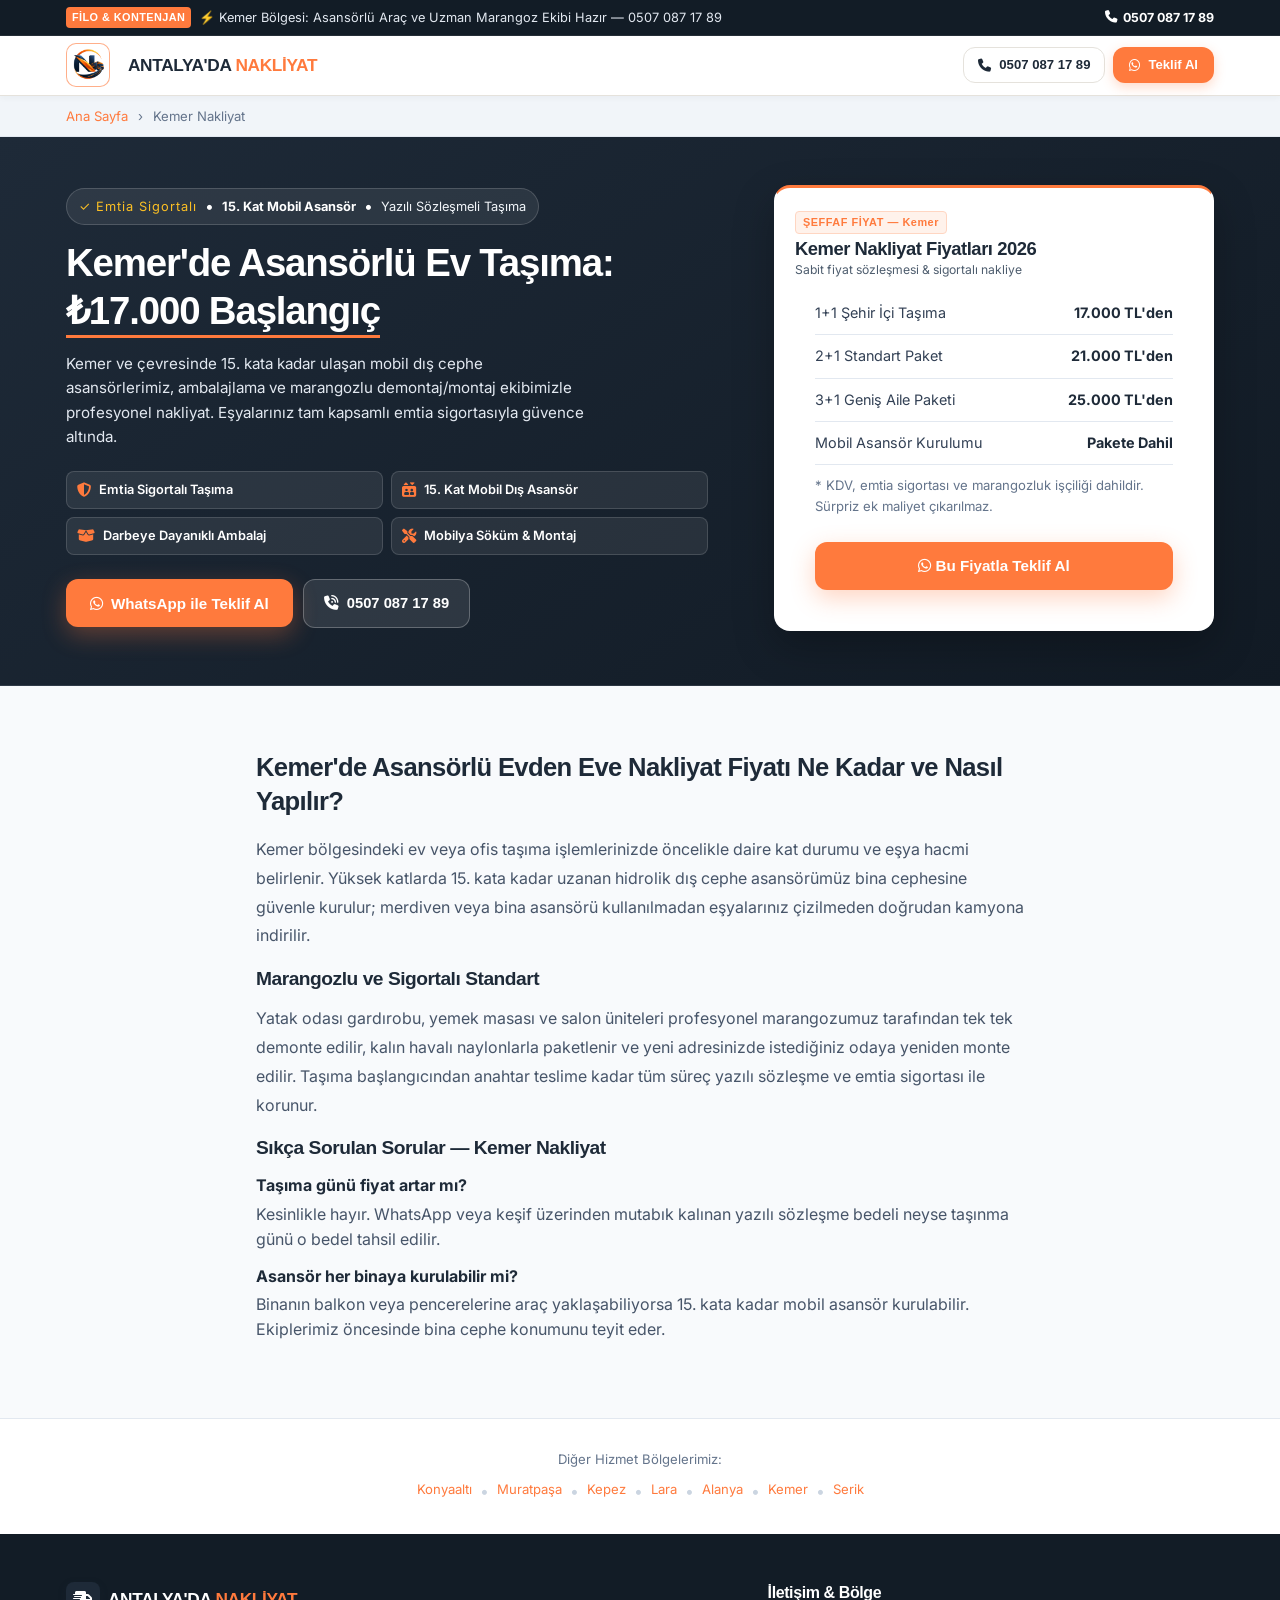
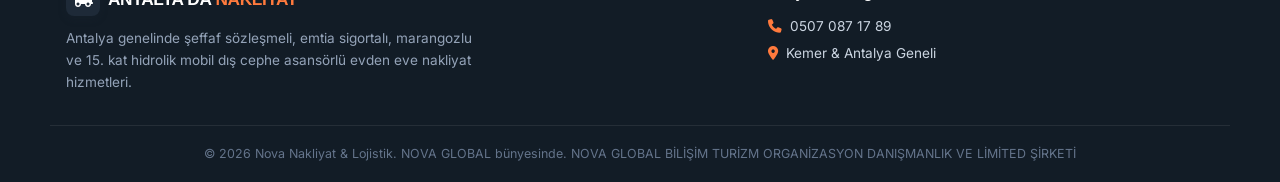
<file: kemerde-nakliyat/index.html>
<!DOCTYPE html>
<html lang="tr">
<head>
    <meta charset="UTF-8">
    <meta name="viewport" content="width=device-width, initial-scale=1.0, viewport-fit=cover">
    <title>Kemer'de Nakliyat | ₺17.000 Asansörlü Evden Eve Taşıma — Nova Lojistik</title>
    <meta name="description" content="Kemer evden eve nakliyat: ₺17.000'den başlayan fiyatlarla 15. kat mobil dış asansörlü, emtia sigortalı, marangozlu ve profesyonel ambalajlı taşınma hizmeti.">
    <meta name="robots" content="index, follow, max-image-preview:large, max-snippet:-1, max-video-preview:-1">
    <link rel="canonical" href="https://www.antalyadanakliyat.com.tr/kemerde-nakliyat/">
    <meta name="geo.region" content="TR-07">
    <meta name="geo.placename" content="Kemer, Antalya">
    <meta name="geo.position" content="36.5985;30.5583">
    <meta name="ICBM" content="36.5985, 30.5583">
    <meta property="og:title" content="Kemer'de Nakliyat | ₺17.000 Asansörlü Taşıma">
    <meta property="og:description" content="Kemer evden eve nakliyat: 15. kat mobil asansör, marangozlu demontaj/montaj, sigortalı taşıma.">
    <meta property="og:url" content="https://www.antalyadanakliyat.com.tr/kemerde-nakliyat/">
    <meta property="og:type" content="website">
    <meta property="og:locale" content="tr_TR">
    <meta name="twitter:card" content="summary">
    <!-- Google tag -->
    <script async src="https://www.googletagmanager.com/gtag/js?id=G-0QV57408SD"></script>
    <script>
      window.dataLayer = window.dataLayer || [];
      function gtag(){dataLayer.push(arguments);}
      gtag('js', new Date());
      gtag('config', 'G-0QV57408SD');
    </script>
    <link rel="preconnect" href="https://fonts.googleapis.com">
    <link rel="preconnect" href="https://fonts.gstatic.com" crossorigin>
    <link href="https://fonts.googleapis.com/css2?family=IBM+Plex+Mono:wght@600;700&family=Inter:wght@400;500;600&family=Plus+Jakarta+Sans:wght@600;700;800&display=swap" rel="stylesheet">
    <link rel="stylesheet" href="https://cdnjs.cloudflare.com/ajax/libs/font-awesome/6.5.1/css/all.min.css">
    <link rel="icon" type="image/png" href="../images/logo.png">
    <link rel="stylesheet" href="../style.css">
    <script type="application/ld+json">
    {
      "@context": "https://schema.org",
      "@graph": [
        {
          "@type": "MovingCompany",
          "@id": "https://www.antalyadanakliyat.com.tr/#business",
          "name": "Kemer Evden Eve Nakliyat — Nova Lojistik",
          "url": "https://www.antalyadanakliyat.com.tr/kemerde-nakliyat/",
          "telephone": "+905070871789",
          "priceRange": "₺₺",
          "address": {
            "@type": "PostalAddress",
            "streetAddress": "Kültür Mahallesi 3856 Sokak No:2 D:1",
            "addressLocality": "Kepez",
            "addressRegion": "Antalya",
            "postalCode": "07070",
            "addressCountry": "TR"
          },
          "areaServed": "Kemer, Antalya",
          "openingHoursSpecification": {
            "@type": "OpeningHoursSpecification",
            "dayOfWeek": ["Monday","Tuesday","Wednesday","Thursday","Friday","Saturday","Sunday"],
            "opens": "07:30",
            "closes": "22:00"
          },
          "parentOrganization": {
            "@type": "Organization",
            "@id": "https://novadigital.com.tr/#organization",
            "name": "NOVA GLOBAL",
            "legalName": "NOVA GLOBAL BİLİŞİM TURİZM ORGANİZASYON DANIŞMANLIK VE LİMİTED ŞİRKETİ",
            "url": "https://novadigital.com.tr"
          }
        },
        {
          "@type": "Service",
          "name": "Kemer Evden Eve Asansörlü Nakliyat",
          "provider": {"@id": "https://www.antalyadanakliyat.com.tr/#business"},
          "serviceType": "Evden Eve Taşıma, Şehir İçi Nakliyat, Asansörlü Nakliye",
          "areaServed": "Kemer, Antalya",
          "offers": [
            {"@type": "Offer", "name": "1+1 Ev Taşıma", "price": "17000", "priceCurrency": "TRY"},
            {"@type": "Offer", "name": "2+1 Standart Taşıma", "price": "21000", "priceCurrency": "TRY"},
            {"@type": "Offer", "name": "3+1 Asansörlü Taşıma", "price": "25000", "priceCurrency": "TRY"}
          ]
        },
        {
          "@type": "BreadcrumbList",
          "itemListElement": [
            {"@type": "ListItem", "position": 1, "name": "Ana Sayfa", "item": "https://www.antalyadanakliyat.com.tr/"},
            {"@type": "ListItem", "position": 2, "name": "Kemer Nakliyat", "item": "https://www.antalyadanakliyat.com.tr/kemerde-nakliyat/"}
          ]
        }
      ]
    }
    </script>
</head>
<body>
    <!-- ANNOUNCEMENT -->
    <div class="top-announcement">
        <div class="container top-flex">
            <div class="notice-item">
                <span class="notice-badge">FİLO & KONTENJAN</span>
                <span class="announce-txt">⚡ Kemer Bölgesi: Asansörlü Araç ve Uzman Marangoz Ekibi Hazır — 0507 087 17 89</span>
            </div>
            <div class="notice-phone">
                <a href="tel:05070871789" class="phone-link"><i class="fa-solid fa-phone"></i> 0507 087 17 89</a>
            </div>
        </div>
    </div>

    <!-- HEADER -->
    <header class="site-header">
        <div class="container header-flex">
            <a href="/" class="brand-box">
                <img src="../images/logo.png" alt="Nova Nakliyat Logo" class="brand-logo-img" style="width:44px;height:44px;border-radius:10px;object-fit:contain;background:#fff;padding:2px;border:1.5px solid rgba(255,122,61,0.6);margin-right:10px;">
                <span class="brand-name">ANTALYA'DA <span class="brand-accent">NAKLİYAT</span></span>
            </a>
            <div class="header-actions">
                <a href="tel:05070871789" class="btn btn-outline-nav"><i class="fa-solid fa-phone"></i> 0507 087 17 89</a>
                <a href="https://wa.me/905070871789?text=Merhaba%2C+Kemer+i%C3%A7in+nakliyat+fiyat+teklifi+almak+istiyorum." target="_blank" class="btn btn-primary-nav"><i class="fa-brands fa-whatsapp"></i> Teklif Al</a>
            </div>
        </div>
    </header>

    <!-- BREADCRUMB -->
    <div style="background:#F1F5F9;border-bottom:1px solid #E2E8F0;padding:10px 0;font-size:0.82rem;color:#64748B;">
        <div class="container">
            <a href="/" style="color:#FF7A3D;text-decoration:none;">Ana Sayfa</a>
            <span style="margin:0 6px;">›</span>
            <span>Kemer Nakliyat</span>
        </div>
    </div>

    <!-- HERO -->
    <section class="hero-clean">
        <div class="container hero-grid">
            <div class="hero-left">
                <div class="trust-score-pill">
                    <span class="stars">✓ Emtia Sigortalı</span>
                    <span class="pill-dot">•</span>
                    <span class="score-text"><strong>15. Kat Mobil Asansör</strong></span>
                    <span class="pill-dot">•</span>
                    <span class="score-text">Yazılı Sözleşmeli Taşıma</span>
                </div>
                <h1 class="hero-h1">Kemer'de Asansörlü Ev Taşıma: <span class="hero-accent">₺17.000 Başlangıç</span></h1>
                <p class="hero-desc">Kemer ve çevresinde 15. kata kadar ulaşan mobil dış cephe asansörlerimiz, ambalajlama ve marangozlu demontaj/montaj ekibimizle profesyonel nakliyat. Eşyalarınız tam kapsamlı emtia sigortasıyla güvence altında.</p>
                <div class="proof-chips-row">
                    <div class="proof-chip-item"><i class="fa-solid fa-shield-halved"></i><span>Emtia Sigortalı Taşıma</span></div>
                    <div class="proof-chip-item"><i class="fa-solid fa-elevator"></i><span>15. Kat Mobil Dış Asansör</span></div>
                    <div class="proof-chip-item"><i class="fa-solid fa-box-open"></i><span>Darbeye Dayanıklı Ambalaj</span></div>
                    <div class="proof-chip-item"><i class="fa-solid fa-screwdriver-wrench"></i><span>Mobilya Söküm &amp; Montaj</span></div>
                </div>
                <div class="hero-cta-group">
                    <a href="https://wa.me/905070871789?text=Merhaba%2C+Kemer+evden+eve+nakliyat+teklifi+istiyorum." target="_blank" class="btn btn-hero-primary"><i class="fa-brands fa-whatsapp"></i> WhatsApp ile Teklif Al</a>
                    <a href="tel:05070871789" class="btn btn-hero-secondary"><i class="fa-solid fa-phone-volume"></i> 0507 087 17 89</a>
                </div>
            </div>
            <!-- PRICE CARD -->
            <div class="hero-calc-wrapper">
                <div class="calc-top">
                    <span class="calc-tag">ŞEFFAF FİYAT — Kemer</span>
                    <h3>Kemer Nakliyat Fiyatları 2026</h3>
                    <p class="calc-sub">Sabit fiyat sözleşmesi &amp; sigortalı nakliye</p>
                </div>
                <div style="padding:0 20px 20px;">
                    <table style="width:100%;border-collapse:collapse;font-size:0.9rem;">
                        <tr style="border-bottom:1px solid #E2E8F0;">
                            <td style="padding:10px 0;color:#334155;">1+1 Şehir İçi Taşıma</td>
                            <td style="padding:10px 0;font-weight:700;color:#1E2A38;text-align:right;">17.000 TL'den</td>
                        </tr>
                        <tr style="border-bottom:1px solid #E2E8F0;">
                            <td style="padding:10px 0;color:#334155;">2+1 Standart Paket</td>
                            <td style="padding:10px 0;font-weight:700;color:#1E2A38;text-align:right;">21.000 TL'den</td>
                        </tr>
                        <tr style="border-bottom:1px solid #E2E8F0;">
                            <td style="padding:10px 0;color:#334155;">3+1 Geniş Aile Paketi</td>
                            <td style="padding:10px 0;font-weight:700;color:#1E2A38;text-align:right;">25.000 TL'den</td>
                        </tr>
                        <tr style="border-bottom:1px solid #E2E8F0;">
                            <td style="padding:10px 0;color:#334155;">Mobil Asansör Kurulumu</td>
                            <td style="padding:10px 0;font-weight:700;color:#1E2A38;text-align:right;">Pakete Dahil</td>
                        </tr>
                        <tr>
                            <td style="padding:10px 0;color:#64748B;font-size:0.82rem;" colspan="2">* KDV, emtia sigortası ve marangozluk işçiliği dahildir. Sürpriz ek maliyet çıkarılmaz.</td>
                        </tr>
                    </table>
                    <a href="https://wa.me/905070871789?text=Merhaba%2C+Kemer+nakliyat+teklifi+almak+istiyorum." target="_blank" class="btn btn-hero-primary btn-block" style="margin-top:16px;display:block;text-align:center;"><i class="fa-brands fa-whatsapp"></i> Bu Fiyatla Teklif Al</a>
                </div>
            </div>
        </div>
    </section>

    <!-- SEO CONTENT -->
    <section class="section" style="background:#F8FAFC;">
        <div class="container" style="max-width:800px;margin:0 auto;">
            <h2 style="font-size:1.6rem;color:#1E2A38;margin-bottom:16px;">Kemer'de Asansörlü Evden Eve Nakliyat Fiyatı Ne Kadar ve Nasıl Yapılır?</h2>
            <p style="color:#475569;line-height:1.8;margin-bottom:16px;">Kemer bölgesindeki ev veya ofis taşıma işlemlerinizde öncelikle daire kat durumu ve eşya hacmi belirlenir. Yüksek katlarda 15. kata kadar uzanan hidrolik dış cephe asansörümüz bina cephesine güvenle kurulur; merdiven veya bina asansörü kullanılmadan eşyalarınız çizilmeden doğrudan kamyona indirilir.</p>
            <h3 style="font-size:1.2rem;color:#1E2A38;margin-bottom:12px;">Marangozlu ve Sigortalı Standart</h3>
            <p style="color:#475569;line-height:1.8;margin-bottom:16px;">Yatak odası gardırobu, yemek masası ve salon üniteleri profesyonel marangozumuz tarafından tek tek demonte edilir, kalın havalı naylonlarla paketlenir ve yeni adresinizde istediğiniz odaya yeniden monte edilir. Taşıma başlangıcından anahtar teslime kadar tüm süreç yazılı sözleşme ve emtia sigortası ile korunur.</p>
            <h3 style="font-size:1.2rem;color:#1E2A38;margin-bottom:12px;">Sıkça Sorulan Sorular — Kemer Nakliyat</h3>
            <div style="margin-bottom:12px;"><strong style="color:#1E2A38;">Taşıma günü fiyat artar mı?</strong><p style="color:#475569;margin-top:4px;">Kesinlikle hayır. WhatsApp veya keşif üzerinden mutabık kalınan yazılı sözleşme bedeli neyse taşınma günü o bedel tahsil edilir.</p></div>
            <div style="margin-bottom:12px;"><strong style="color:#1E2A38;">Asansör her binaya kurulabilir mi?</strong><p style="color:#475569;margin-top:4px;">Binanın balkon veya pencerelerine araç yaklaşabiliyorsa 15. kata kadar mobil asansör kurulabilir. Ekiplerimiz öncesinde bina cephe konumunu teyit eder.</p></div>
        </div>
    </section>

    <!-- HİZMET BÖLGELERİ LINKS -->
    <section class="section" style="background:#fff;padding:30px 0;border-top:1px solid #E2E8F0;">
        <div class="container">
            <p style="font-size:0.82rem;color:#64748B;text-align:center;margin-bottom:10px;">Diğer Hizmet Bölgelerimiz:</p>
            <div style="display:flex;flex-wrap:wrap;gap:8px;justify-content:center;">
                <a href="/konyaaltinda-nakliyat/" style="font-size:0.82rem;color:#FF7A3D;text-decoration:none;">Konyaaltı</a>
                <span style="color:#CBD5E1;">•</span>
                <a href="/muratpasada-nakliyat/" style="font-size:0.82rem;color:#FF7A3D;text-decoration:none;">Muratpaşa</a>
                <span style="color:#CBD5E1;">•</span>
                <a href="/kepezde-nakliyat/" style="font-size:0.82rem;color:#FF7A3D;text-decoration:none;">Kepez</a>
                <span style="color:#CBD5E1;">•</span>
                <a href="/larada-nakliyat/" style="font-size:0.82rem;color:#FF7A3D;text-decoration:none;">Lara</a>
                <span style="color:#CBD5E1;">•</span>
                <a href="/alanyada-nakliyat/" style="font-size:0.82rem;color:#FF7A3D;text-decoration:none;">Alanya</a>
                <span style="color:#CBD5E1;">•</span>
                <a href="/kemerde-nakliyat/" style="font-size:0.82rem;color:#FF7A3D;text-decoration:none;">Kemer</a>
                <span style="color:#CBD5E1;">•</span>
                <a href="/serikte-nakliyat/" style="font-size:0.82rem;color:#FF7A3D;text-decoration:none;">Serik</a>
            </div>
        </div>
    </section>

    <!-- FOOTER -->
    <footer class="site-footer">
        <div class="container footer-grid">
            <div>
                <div class="brand-box" style="margin-bottom:12px;">
                    <div class="brand-symbol"><i class="fa-solid fa-truck-fast"></i></div>
                    <span class="brand-name" style="color:white;">ANTALYA'DA <span class="brand-accent">NAKLİYAT</span></span>
                </div>
                <p class="footer-desc">Antalya genelinde şeffaf sözleşmeli, emtia sigortalı, marangozlu ve 15. kat hidrolik mobil dış cephe asansörlü evden eve nakliyat hizmetleri.</p>
            </div>
            <div>
                <h4 class="footer-heading">İletişim & Bölge</h4>
                <p class="footer-contact-item"><i class="fa-solid fa-phone"></i> 0507 087 17 89</p>
                <p class="footer-contact-item"><i class="fa-solid fa-location-dot"></i> Kemer & Antalya Geneli</p>
            </div>
        </div>
        <div class="footer-copy">
            <div class="container text-center">
                <p>© 2026 Nova Nakliyat &amp; Lojistik. NOVA GLOBAL bünyesinde. NOVA GLOBAL BİLİŞİM TURİZM ORGANİZASYON DANIŞMANLIK VE LİMİTED ŞİRKETİ</p>
            </div>
        </div>
    </footer>

    <!-- MOBILE STICKY BAR -->
    <div class="mobile-sticky-bar">
        <a href="tel:05070871789" class="sticky-btn btn-call-mobile"><i class="fa-solid fa-phone-volume"></i><span>0507 087 17 89</span></a>
        <a href="https://wa.me/905070871789?text=Merhaba%2C+Kemer+nakliyat+teklifi+almak+istiyorum." target="_blank" class="sticky-btn btn-wa-mobile"><i class="fa-brands fa-whatsapp"></i><span>WhatsApp Teklif</span></a>
    </div>

    <script src="../app.js"></script>
</body>
</html>
</file>
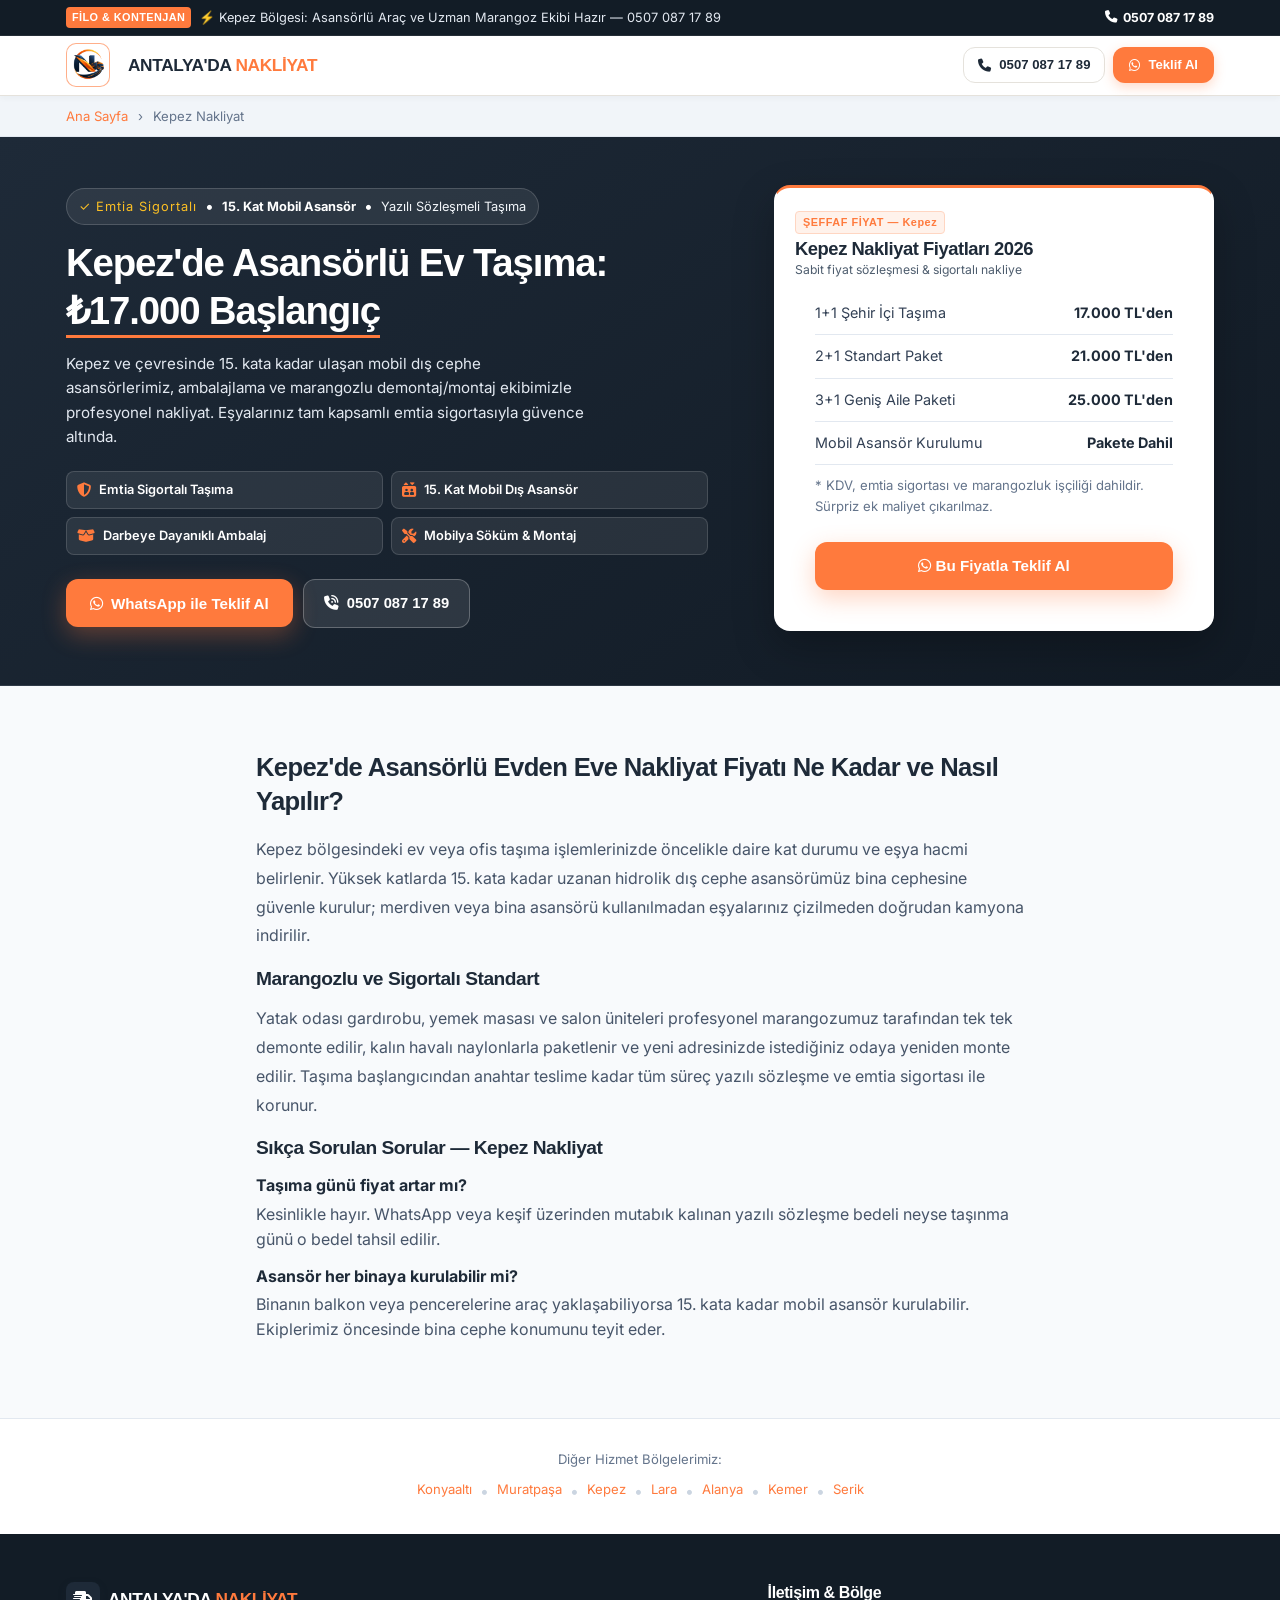
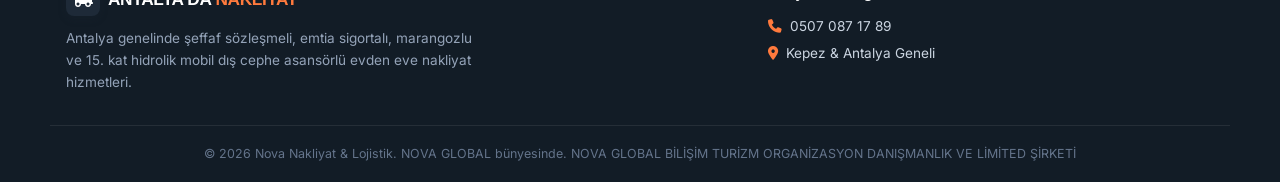
<file: kepezde-nakliyat/index.html>
<!DOCTYPE html>
<html lang="tr">
<head>
    <meta charset="UTF-8">
    <meta name="viewport" content="width=device-width, initial-scale=1.0, viewport-fit=cover">
    <title>Kepez'de Nakliyat | ₺17.000 Asansörlü Evden Eve Taşıma — Nova Lojistik</title>
    <meta name="description" content="Kepez evden eve nakliyat: ₺17.000'den başlayan fiyatlarla 15. kat mobil dış asansörlü, emtia sigortalı, marangozlu ve profesyonel ambalajlı taşınma hizmeti.">
    <meta name="robots" content="index, follow, max-image-preview:large, max-snippet:-1, max-video-preview:-1">
    <link rel="canonical" href="https://www.antalyadanakliyat.com.tr/kepezde-nakliyat/">
    <meta name="geo.region" content="TR-07">
    <meta name="geo.placename" content="Kepez, Antalya">
    <meta name="geo.position" content="36.9445;30.6942">
    <meta name="ICBM" content="36.9445, 30.6942">
    <meta property="og:title" content="Kepez'de Nakliyat | ₺17.000 Asansörlü Taşıma">
    <meta property="og:description" content="Kepez evden eve nakliyat: 15. kat mobil asansör, marangozlu demontaj/montaj, sigortalı taşıma.">
    <meta property="og:url" content="https://www.antalyadanakliyat.com.tr/kepezde-nakliyat/">
    <meta property="og:type" content="website">
    <meta property="og:locale" content="tr_TR">
    <meta name="twitter:card" content="summary">
    <!-- Google tag -->
    <script async src="https://www.googletagmanager.com/gtag/js?id=G-0QV57408SD"></script>
    <script>
      window.dataLayer = window.dataLayer || [];
      function gtag(){dataLayer.push(arguments);}
      gtag('js', new Date());
      gtag('config', 'G-0QV57408SD');
    </script>
    <link rel="preconnect" href="https://fonts.googleapis.com">
    <link rel="preconnect" href="https://fonts.gstatic.com" crossorigin>
    <link href="https://fonts.googleapis.com/css2?family=IBM+Plex+Mono:wght@600;700&family=Inter:wght@400;500;600&family=Plus+Jakarta+Sans:wght@600;700;800&display=swap" rel="stylesheet">
    <link rel="stylesheet" href="https://cdnjs.cloudflare.com/ajax/libs/font-awesome/6.5.1/css/all.min.css">
    <link rel="icon" type="image/png" href="../images/logo.png">
    <link rel="stylesheet" href="../style.css">
    <script type="application/ld+json">
    {
      "@context": "https://schema.org",
      "@graph": [
        {
          "@type": "MovingCompany",
          "@id": "https://www.antalyadanakliyat.com.tr/#business",
          "name": "Kepez Evden Eve Nakliyat — Nova Lojistik",
          "url": "https://www.antalyadanakliyat.com.tr/kepezde-nakliyat/",
          "telephone": "+905070871789",
          "priceRange": "₺₺",
          "address": {
            "@type": "PostalAddress",
            "streetAddress": "Kültür Mahallesi 3856 Sokak No:2 D:1",
            "addressLocality": "Kepez",
            "addressRegion": "Antalya",
            "postalCode": "07070",
            "addressCountry": "TR"
          },
          "areaServed": "Kepez, Antalya",
          "openingHoursSpecification": {
            "@type": "OpeningHoursSpecification",
            "dayOfWeek": ["Monday","Tuesday","Wednesday","Thursday","Friday","Saturday","Sunday"],
            "opens": "07:30",
            "closes": "22:00"
          },
          "parentOrganization": {
            "@type": "Organization",
            "@id": "https://novadigital.com.tr/#organization",
            "name": "NOVA GLOBAL",
            "legalName": "NOVA GLOBAL BİLİŞİM TURİZM ORGANİZASYON DANIŞMANLIK VE LİMİTED ŞİRKETİ",
            "url": "https://novadigital.com.tr"
          }
        },
        {
          "@type": "Service",
          "name": "Kepez Evden Eve Asansörlü Nakliyat",
          "provider": {"@id": "https://www.antalyadanakliyat.com.tr/#business"},
          "serviceType": "Evden Eve Taşıma, Şehir İçi Nakliyat, Asansörlü Nakliye",
          "areaServed": "Kepez, Antalya",
          "offers": [
            {"@type": "Offer", "name": "1+1 Ev Taşıma", "price": "17000", "priceCurrency": "TRY"},
            {"@type": "Offer", "name": "2+1 Standart Taşıma", "price": "21000", "priceCurrency": "TRY"},
            {"@type": "Offer", "name": "3+1 Asansörlü Taşıma", "price": "25000", "priceCurrency": "TRY"}
          ]
        },
        {
          "@type": "BreadcrumbList",
          "itemListElement": [
            {"@type": "ListItem", "position": 1, "name": "Ana Sayfa", "item": "https://www.antalyadanakliyat.com.tr/"},
            {"@type": "ListItem", "position": 2, "name": "Kepez Nakliyat", "item": "https://www.antalyadanakliyat.com.tr/kepezde-nakliyat/"}
          ]
        }
      ]
    }
    </script>
</head>
<body>
    <!-- ANNOUNCEMENT -->
    <div class="top-announcement">
        <div class="container top-flex">
            <div class="notice-item">
                <span class="notice-badge">FİLO & KONTENJAN</span>
                <span class="announce-txt">⚡ Kepez Bölgesi: Asansörlü Araç ve Uzman Marangoz Ekibi Hazır — 0507 087 17 89</span>
            </div>
            <div class="notice-phone">
                <a href="tel:05070871789" class="phone-link"><i class="fa-solid fa-phone"></i> 0507 087 17 89</a>
            </div>
        </div>
    </div>

    <!-- HEADER -->
    <header class="site-header">
        <div class="container header-flex">
            <a href="/" class="brand-box">
                <img src="../images/logo.png" alt="Nova Nakliyat Logo" class="brand-logo-img" style="width:44px;height:44px;border-radius:10px;object-fit:contain;background:#fff;padding:2px;border:1.5px solid rgba(255,122,61,0.6);margin-right:10px;">
                <span class="brand-name">ANTALYA'DA <span class="brand-accent">NAKLİYAT</span></span>
            </a>
            <div class="header-actions">
                <a href="tel:05070871789" class="btn btn-outline-nav"><i class="fa-solid fa-phone"></i> 0507 087 17 89</a>
                <a href="https://wa.me/905070871789?text=Merhaba%2C+Kepez+i%C3%A7in+nakliyat+fiyat+teklifi+almak+istiyorum." target="_blank" class="btn btn-primary-nav"><i class="fa-brands fa-whatsapp"></i> Teklif Al</a>
            </div>
        </div>
    </header>

    <!-- BREADCRUMB -->
    <div style="background:#F1F5F9;border-bottom:1px solid #E2E8F0;padding:10px 0;font-size:0.82rem;color:#64748B;">
        <div class="container">
            <a href="/" style="color:#FF7A3D;text-decoration:none;">Ana Sayfa</a>
            <span style="margin:0 6px;">›</span>
            <span>Kepez Nakliyat</span>
        </div>
    </div>

    <!-- HERO -->
    <section class="hero-clean">
        <div class="container hero-grid">
            <div class="hero-left">
                <div class="trust-score-pill">
                    <span class="stars">✓ Emtia Sigortalı</span>
                    <span class="pill-dot">•</span>
                    <span class="score-text"><strong>15. Kat Mobil Asansör</strong></span>
                    <span class="pill-dot">•</span>
                    <span class="score-text">Yazılı Sözleşmeli Taşıma</span>
                </div>
                <h1 class="hero-h1">Kepez'de Asansörlü Ev Taşıma: <span class="hero-accent">₺17.000 Başlangıç</span></h1>
                <p class="hero-desc">Kepez ve çevresinde 15. kata kadar ulaşan mobil dış cephe asansörlerimiz, ambalajlama ve marangozlu demontaj/montaj ekibimizle profesyonel nakliyat. Eşyalarınız tam kapsamlı emtia sigortasıyla güvence altında.</p>
                <div class="proof-chips-row">
                    <div class="proof-chip-item"><i class="fa-solid fa-shield-halved"></i><span>Emtia Sigortalı Taşıma</span></div>
                    <div class="proof-chip-item"><i class="fa-solid fa-elevator"></i><span>15. Kat Mobil Dış Asansör</span></div>
                    <div class="proof-chip-item"><i class="fa-solid fa-box-open"></i><span>Darbeye Dayanıklı Ambalaj</span></div>
                    <div class="proof-chip-item"><i class="fa-solid fa-screwdriver-wrench"></i><span>Mobilya Söküm &amp; Montaj</span></div>
                </div>
                <div class="hero-cta-group">
                    <a href="https://wa.me/905070871789?text=Merhaba%2C+Kepez+evden+eve+nakliyat+teklifi+istiyorum." target="_blank" class="btn btn-hero-primary"><i class="fa-brands fa-whatsapp"></i> WhatsApp ile Teklif Al</a>
                    <a href="tel:05070871789" class="btn btn-hero-secondary"><i class="fa-solid fa-phone-volume"></i> 0507 087 17 89</a>
                </div>
            </div>
            <!-- PRICE CARD -->
            <div class="hero-calc-wrapper">
                <div class="calc-top">
                    <span class="calc-tag">ŞEFFAF FİYAT — Kepez</span>
                    <h3>Kepez Nakliyat Fiyatları 2026</h3>
                    <p class="calc-sub">Sabit fiyat sözleşmesi &amp; sigortalı nakliye</p>
                </div>
                <div style="padding:0 20px 20px;">
                    <table style="width:100%;border-collapse:collapse;font-size:0.9rem;">
                        <tr style="border-bottom:1px solid #E2E8F0;">
                            <td style="padding:10px 0;color:#334155;">1+1 Şehir İçi Taşıma</td>
                            <td style="padding:10px 0;font-weight:700;color:#1E2A38;text-align:right;">17.000 TL'den</td>
                        </tr>
                        <tr style="border-bottom:1px solid #E2E8F0;">
                            <td style="padding:10px 0;color:#334155;">2+1 Standart Paket</td>
                            <td style="padding:10px 0;font-weight:700;color:#1E2A38;text-align:right;">21.000 TL'den</td>
                        </tr>
                        <tr style="border-bottom:1px solid #E2E8F0;">
                            <td style="padding:10px 0;color:#334155;">3+1 Geniş Aile Paketi</td>
                            <td style="padding:10px 0;font-weight:700;color:#1E2A38;text-align:right;">25.000 TL'den</td>
                        </tr>
                        <tr style="border-bottom:1px solid #E2E8F0;">
                            <td style="padding:10px 0;color:#334155;">Mobil Asansör Kurulumu</td>
                            <td style="padding:10px 0;font-weight:700;color:#1E2A38;text-align:right;">Pakete Dahil</td>
                        </tr>
                        <tr>
                            <td style="padding:10px 0;color:#64748B;font-size:0.82rem;" colspan="2">* KDV, emtia sigortası ve marangozluk işçiliği dahildir. Sürpriz ek maliyet çıkarılmaz.</td>
                        </tr>
                    </table>
                    <a href="https://wa.me/905070871789?text=Merhaba%2C+Kepez+nakliyat+teklifi+almak+istiyorum." target="_blank" class="btn btn-hero-primary btn-block" style="margin-top:16px;display:block;text-align:center;"><i class="fa-brands fa-whatsapp"></i> Bu Fiyatla Teklif Al</a>
                </div>
            </div>
        </div>
    </section>

    <!-- SEO CONTENT -->
    <section class="section" style="background:#F8FAFC;">
        <div class="container" style="max-width:800px;margin:0 auto;">
            <h2 style="font-size:1.6rem;color:#1E2A38;margin-bottom:16px;">Kepez'de Asansörlü Evden Eve Nakliyat Fiyatı Ne Kadar ve Nasıl Yapılır?</h2>
            <p style="color:#475569;line-height:1.8;margin-bottom:16px;">Kepez bölgesindeki ev veya ofis taşıma işlemlerinizde öncelikle daire kat durumu ve eşya hacmi belirlenir. Yüksek katlarda 15. kata kadar uzanan hidrolik dış cephe asansörümüz bina cephesine güvenle kurulur; merdiven veya bina asansörü kullanılmadan eşyalarınız çizilmeden doğrudan kamyona indirilir.</p>
            <h3 style="font-size:1.2rem;color:#1E2A38;margin-bottom:12px;">Marangozlu ve Sigortalı Standart</h3>
            <p style="color:#475569;line-height:1.8;margin-bottom:16px;">Yatak odası gardırobu, yemek masası ve salon üniteleri profesyonel marangozumuz tarafından tek tek demonte edilir, kalın havalı naylonlarla paketlenir ve yeni adresinizde istediğiniz odaya yeniden monte edilir. Taşıma başlangıcından anahtar teslime kadar tüm süreç yazılı sözleşme ve emtia sigortası ile korunur.</p>
            <h3 style="font-size:1.2rem;color:#1E2A38;margin-bottom:12px;">Sıkça Sorulan Sorular — Kepez Nakliyat</h3>
            <div style="margin-bottom:12px;"><strong style="color:#1E2A38;">Taşıma günü fiyat artar mı?</strong><p style="color:#475569;margin-top:4px;">Kesinlikle hayır. WhatsApp veya keşif üzerinden mutabık kalınan yazılı sözleşme bedeli neyse taşınma günü o bedel tahsil edilir.</p></div>
            <div style="margin-bottom:12px;"><strong style="color:#1E2A38;">Asansör her binaya kurulabilir mi?</strong><p style="color:#475569;margin-top:4px;">Binanın balkon veya pencerelerine araç yaklaşabiliyorsa 15. kata kadar mobil asansör kurulabilir. Ekiplerimiz öncesinde bina cephe konumunu teyit eder.</p></div>
        </div>
    </section>

    <!-- HİZMET BÖLGELERİ LINKS -->
    <section class="section" style="background:#fff;padding:30px 0;border-top:1px solid #E2E8F0;">
        <div class="container">
            <p style="font-size:0.82rem;color:#64748B;text-align:center;margin-bottom:10px;">Diğer Hizmet Bölgelerimiz:</p>
            <div style="display:flex;flex-wrap:wrap;gap:8px;justify-content:center;">
                <a href="/konyaaltinda-nakliyat/" style="font-size:0.82rem;color:#FF7A3D;text-decoration:none;">Konyaaltı</a>
                <span style="color:#CBD5E1;">•</span>
                <a href="/muratpasada-nakliyat/" style="font-size:0.82rem;color:#FF7A3D;text-decoration:none;">Muratpaşa</a>
                <span style="color:#CBD5E1;">•</span>
                <a href="/kepezde-nakliyat/" style="font-size:0.82rem;color:#FF7A3D;text-decoration:none;">Kepez</a>
                <span style="color:#CBD5E1;">•</span>
                <a href="/larada-nakliyat/" style="font-size:0.82rem;color:#FF7A3D;text-decoration:none;">Lara</a>
                <span style="color:#CBD5E1;">•</span>
                <a href="/alanyada-nakliyat/" style="font-size:0.82rem;color:#FF7A3D;text-decoration:none;">Alanya</a>
                <span style="color:#CBD5E1;">•</span>
                <a href="/kemerde-nakliyat/" style="font-size:0.82rem;color:#FF7A3D;text-decoration:none;">Kemer</a>
                <span style="color:#CBD5E1;">•</span>
                <a href="/serikte-nakliyat/" style="font-size:0.82rem;color:#FF7A3D;text-decoration:none;">Serik</a>
            </div>
        </div>
    </section>

    <!-- FOOTER -->
    <footer class="site-footer">
        <div class="container footer-grid">
            <div>
                <div class="brand-box" style="margin-bottom:12px;">
                    <div class="brand-symbol"><i class="fa-solid fa-truck-fast"></i></div>
                    <span class="brand-name" style="color:white;">ANTALYA'DA <span class="brand-accent">NAKLİYAT</span></span>
                </div>
                <p class="footer-desc">Antalya genelinde şeffaf sözleşmeli, emtia sigortalı, marangozlu ve 15. kat hidrolik mobil dış cephe asansörlü evden eve nakliyat hizmetleri.</p>
            </div>
            <div>
                <h4 class="footer-heading">İletişim & Bölge</h4>
                <p class="footer-contact-item"><i class="fa-solid fa-phone"></i> 0507 087 17 89</p>
                <p class="footer-contact-item"><i class="fa-solid fa-location-dot"></i> Kepez & Antalya Geneli</p>
            </div>
        </div>
        <div class="footer-copy">
            <div class="container text-center">
                <p>© 2026 Nova Nakliyat &amp; Lojistik. NOVA GLOBAL bünyesinde. NOVA GLOBAL BİLİŞİM TURİZM ORGANİZASYON DANIŞMANLIK VE LİMİTED ŞİRKETİ</p>
            </div>
        </div>
    </footer>

    <!-- MOBILE STICKY BAR -->
    <div class="mobile-sticky-bar">
        <a href="tel:05070871789" class="sticky-btn btn-call-mobile"><i class="fa-solid fa-phone-volume"></i><span>0507 087 17 89</span></a>
        <a href="https://wa.me/905070871789?text=Merhaba%2C+Kepez+nakliyat+teklifi+almak+istiyorum." target="_blank" class="sticky-btn btn-wa-mobile"><i class="fa-brands fa-whatsapp"></i><span>WhatsApp Teklif</span></a>
    </div>

    <script src="../app.js"></script>
</body>
</html>
</file>
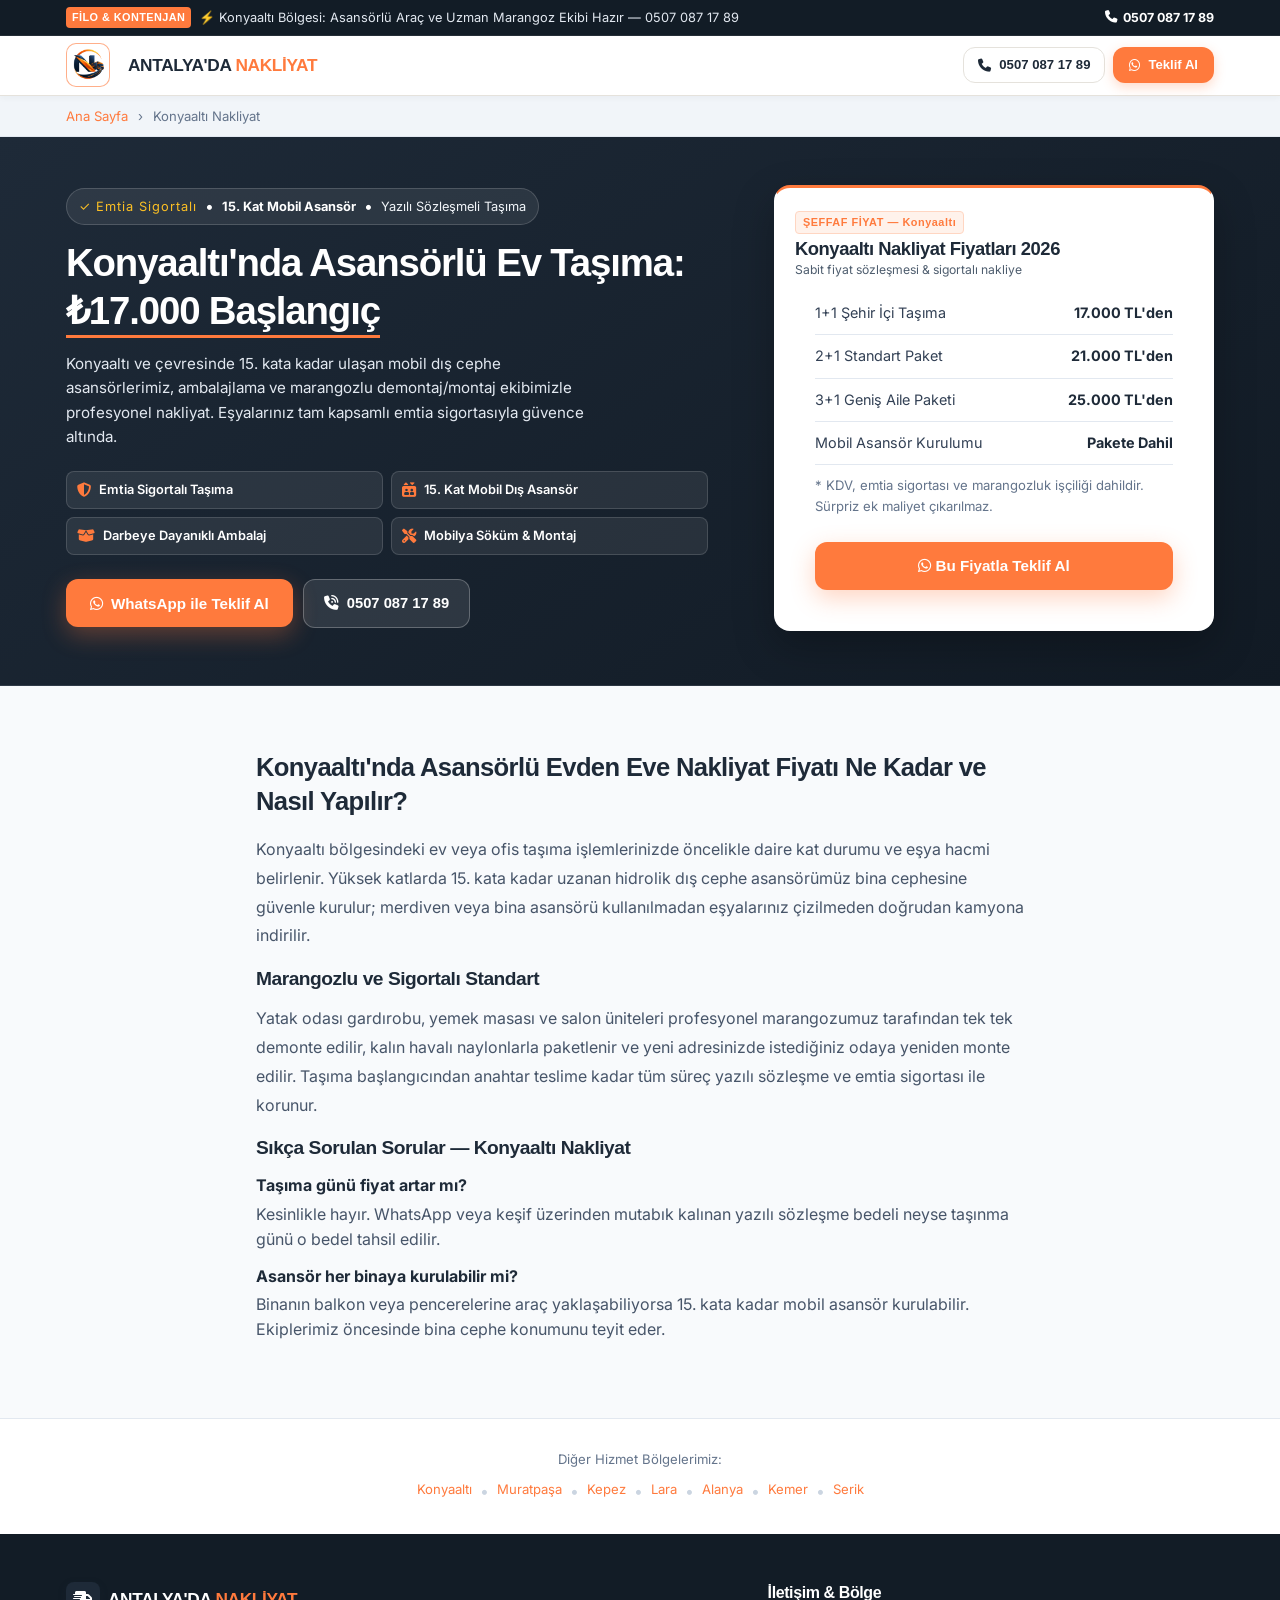
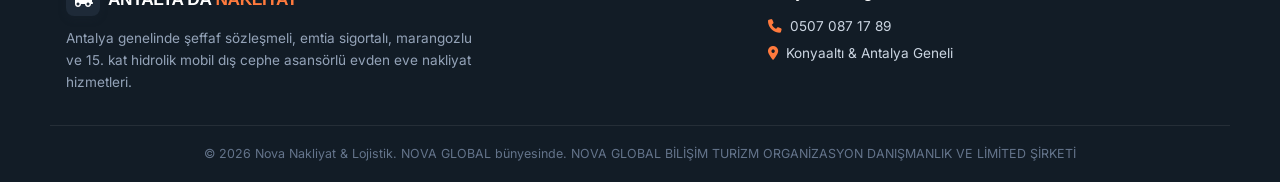
<file: konyaaltinda-nakliyat/index.html>
<!DOCTYPE html>
<html lang="tr">
<head>
    <meta charset="UTF-8">
    <meta name="viewport" content="width=device-width, initial-scale=1.0, viewport-fit=cover">
    <title>Konyaaltı'nda Nakliyat | ₺17.000 Asansörlü Evden Eve Taşıma — Nova Lojistik</title>
    <meta name="description" content="Konyaaltı evden eve nakliyat: ₺17.000'den başlayan fiyatlarla 15. kat mobil dış asansörlü, emtia sigortalı, marangozlu ve profesyonel ambalajlı taşınma hizmeti.">
    <meta name="robots" content="index, follow, max-image-preview:large, max-snippet:-1, max-video-preview:-1">
    <link rel="canonical" href="https://www.antalyadanakliyat.com.tr/konyaaltinda-nakliyat/">
    <meta name="geo.region" content="TR-07">
    <meta name="geo.placename" content="Konyaaltı, Antalya">
    <meta name="geo.position" content="36.8756;30.5969">
    <meta name="ICBM" content="36.8756, 30.5969">
    <meta property="og:title" content="Konyaaltı'nda Nakliyat | ₺17.000 Asansörlü Taşıma">
    <meta property="og:description" content="Konyaaltı evden eve nakliyat: 15. kat mobil asansör, marangozlu demontaj/montaj, sigortalı taşıma.">
    <meta property="og:url" content="https://www.antalyadanakliyat.com.tr/konyaaltinda-nakliyat/">
    <meta property="og:type" content="website">
    <meta property="og:locale" content="tr_TR">
    <meta name="twitter:card" content="summary">
    <!-- Google tag -->
    <script async src="https://www.googletagmanager.com/gtag/js?id=G-0QV57408SD"></script>
    <script>
      window.dataLayer = window.dataLayer || [];
      function gtag(){dataLayer.push(arguments);}
      gtag('js', new Date());
      gtag('config', 'G-0QV57408SD');
    </script>
    <link rel="preconnect" href="https://fonts.googleapis.com">
    <link rel="preconnect" href="https://fonts.gstatic.com" crossorigin>
    <link href="https://fonts.googleapis.com/css2?family=IBM+Plex+Mono:wght@600;700&family=Inter:wght@400;500;600&family=Plus+Jakarta+Sans:wght@600;700;800&display=swap" rel="stylesheet">
    <link rel="stylesheet" href="https://cdnjs.cloudflare.com/ajax/libs/font-awesome/6.5.1/css/all.min.css">
    <link rel="icon" type="image/png" href="../images/logo.png">
    <link rel="stylesheet" href="../style.css">
    <script type="application/ld+json">
    {
      "@context": "https://schema.org",
      "@graph": [
        {
          "@type": "MovingCompany",
          "@id": "https://www.antalyadanakliyat.com.tr/#business",
          "name": "Konyaaltı Evden Eve Nakliyat — Nova Lojistik",
          "url": "https://www.antalyadanakliyat.com.tr/konyaaltinda-nakliyat/",
          "telephone": "+905070871789",
          "priceRange": "₺₺",
          "address": {
            "@type": "PostalAddress",
            "streetAddress": "Kültür Mahallesi 3856 Sokak No:2 D:1",
            "addressLocality": "Kepez",
            "addressRegion": "Antalya",
            "postalCode": "07070",
            "addressCountry": "TR"
          },
          "areaServed": "Konyaaltı, Antalya",
          "openingHoursSpecification": {
            "@type": "OpeningHoursSpecification",
            "dayOfWeek": ["Monday","Tuesday","Wednesday","Thursday","Friday","Saturday","Sunday"],
            "opens": "07:30",
            "closes": "22:00"
          },
          "parentOrganization": {
            "@type": "Organization",
            "@id": "https://novadigital.com.tr/#organization",
            "name": "NOVA GLOBAL",
            "legalName": "NOVA GLOBAL BİLİŞİM TURİZM ORGANİZASYON DANIŞMANLIK VE LİMİTED ŞİRKETİ",
            "url": "https://novadigital.com.tr"
          }
        },
        {
          "@type": "Service",
          "name": "Konyaaltı Evden Eve Asansörlü Nakliyat",
          "provider": {"@id": "https://www.antalyadanakliyat.com.tr/#business"},
          "serviceType": "Evden Eve Taşıma, Şehir İçi Nakliyat, Asansörlü Nakliye",
          "areaServed": "Konyaaltı, Antalya",
          "offers": [
            {"@type": "Offer", "name": "1+1 Ev Taşıma", "price": "17000", "priceCurrency": "TRY"},
            {"@type": "Offer", "name": "2+1 Standart Taşıma", "price": "21000", "priceCurrency": "TRY"},
            {"@type": "Offer", "name": "3+1 Asansörlü Taşıma", "price": "25000", "priceCurrency": "TRY"}
          ]
        },
        {
          "@type": "BreadcrumbList",
          "itemListElement": [
            {"@type": "ListItem", "position": 1, "name": "Ana Sayfa", "item": "https://www.antalyadanakliyat.com.tr/"},
            {"@type": "ListItem", "position": 2, "name": "Konyaaltı Nakliyat", "item": "https://www.antalyadanakliyat.com.tr/konyaaltinda-nakliyat/"}
          ]
        }
      ]
    }
    </script>
</head>
<body>
    <!-- ANNOUNCEMENT -->
    <div class="top-announcement">
        <div class="container top-flex">
            <div class="notice-item">
                <span class="notice-badge">FİLO & KONTENJAN</span>
                <span class="announce-txt">⚡ Konyaaltı Bölgesi: Asansörlü Araç ve Uzman Marangoz Ekibi Hazır — 0507 087 17 89</span>
            </div>
            <div class="notice-phone">
                <a href="tel:05070871789" class="phone-link"><i class="fa-solid fa-phone"></i> 0507 087 17 89</a>
            </div>
        </div>
    </div>

    <!-- HEADER -->
    <header class="site-header">
        <div class="container header-flex">
            <a href="/" class="brand-box">
                <img src="../images/logo.png" alt="Nova Nakliyat Logo" class="brand-logo-img" style="width:44px;height:44px;border-radius:10px;object-fit:contain;background:#fff;padding:2px;border:1.5px solid rgba(255,122,61,0.6);margin-right:10px;">
                <span class="brand-name">ANTALYA'DA <span class="brand-accent">NAKLİYAT</span></span>
            </a>
            <div class="header-actions">
                <a href="tel:05070871789" class="btn btn-outline-nav"><i class="fa-solid fa-phone"></i> 0507 087 17 89</a>
                <a href="https://wa.me/905070871789?text=Merhaba%2C+Konyaalt%C4%B1+i%C3%A7in+nakliyat+fiyat+teklifi+almak+istiyorum." target="_blank" class="btn btn-primary-nav"><i class="fa-brands fa-whatsapp"></i> Teklif Al</a>
            </div>
        </div>
    </header>

    <!-- BREADCRUMB -->
    <div style="background:#F1F5F9;border-bottom:1px solid #E2E8F0;padding:10px 0;font-size:0.82rem;color:#64748B;">
        <div class="container">
            <a href="/" style="color:#FF7A3D;text-decoration:none;">Ana Sayfa</a>
            <span style="margin:0 6px;">›</span>
            <span>Konyaaltı Nakliyat</span>
        </div>
    </div>

    <!-- HERO -->
    <section class="hero-clean">
        <div class="container hero-grid">
            <div class="hero-left">
                <div class="trust-score-pill">
                    <span class="stars">✓ Emtia Sigortalı</span>
                    <span class="pill-dot">•</span>
                    <span class="score-text"><strong>15. Kat Mobil Asansör</strong></span>
                    <span class="pill-dot">•</span>
                    <span class="score-text">Yazılı Sözleşmeli Taşıma</span>
                </div>
                <h1 class="hero-h1">Konyaaltı'nda Asansörlü Ev Taşıma: <span class="hero-accent">₺17.000 Başlangıç</span></h1>
                <p class="hero-desc">Konyaaltı ve çevresinde 15. kata kadar ulaşan mobil dış cephe asansörlerimiz, ambalajlama ve marangozlu demontaj/montaj ekibimizle profesyonel nakliyat. Eşyalarınız tam kapsamlı emtia sigortasıyla güvence altında.</p>
                <div class="proof-chips-row">
                    <div class="proof-chip-item"><i class="fa-solid fa-shield-halved"></i><span>Emtia Sigortalı Taşıma</span></div>
                    <div class="proof-chip-item"><i class="fa-solid fa-elevator"></i><span>15. Kat Mobil Dış Asansör</span></div>
                    <div class="proof-chip-item"><i class="fa-solid fa-box-open"></i><span>Darbeye Dayanıklı Ambalaj</span></div>
                    <div class="proof-chip-item"><i class="fa-solid fa-screwdriver-wrench"></i><span>Mobilya Söküm &amp; Montaj</span></div>
                </div>
                <div class="hero-cta-group">
                    <a href="https://wa.me/905070871789?text=Merhaba%2C+Konyaalt%C4%B1+evden+eve+nakliyat+teklifi+istiyorum." target="_blank" class="btn btn-hero-primary"><i class="fa-brands fa-whatsapp"></i> WhatsApp ile Teklif Al</a>
                    <a href="tel:05070871789" class="btn btn-hero-secondary"><i class="fa-solid fa-phone-volume"></i> 0507 087 17 89</a>
                </div>
            </div>
            <!-- PRICE CARD -->
            <div class="hero-calc-wrapper">
                <div class="calc-top">
                    <span class="calc-tag">ŞEFFAF FİYAT — Konyaaltı</span>
                    <h3>Konyaaltı Nakliyat Fiyatları 2026</h3>
                    <p class="calc-sub">Sabit fiyat sözleşmesi &amp; sigortalı nakliye</p>
                </div>
                <div style="padding:0 20px 20px;">
                    <table style="width:100%;border-collapse:collapse;font-size:0.9rem;">
                        <tr style="border-bottom:1px solid #E2E8F0;">
                            <td style="padding:10px 0;color:#334155;">1+1 Şehir İçi Taşıma</td>
                            <td style="padding:10px 0;font-weight:700;color:#1E2A38;text-align:right;">17.000 TL'den</td>
                        </tr>
                        <tr style="border-bottom:1px solid #E2E8F0;">
                            <td style="padding:10px 0;color:#334155;">2+1 Standart Paket</td>
                            <td style="padding:10px 0;font-weight:700;color:#1E2A38;text-align:right;">21.000 TL'den</td>
                        </tr>
                        <tr style="border-bottom:1px solid #E2E8F0;">
                            <td style="padding:10px 0;color:#334155;">3+1 Geniş Aile Paketi</td>
                            <td style="padding:10px 0;font-weight:700;color:#1E2A38;text-align:right;">25.000 TL'den</td>
                        </tr>
                        <tr style="border-bottom:1px solid #E2E8F0;">
                            <td style="padding:10px 0;color:#334155;">Mobil Asansör Kurulumu</td>
                            <td style="padding:10px 0;font-weight:700;color:#1E2A38;text-align:right;">Pakete Dahil</td>
                        </tr>
                        <tr>
                            <td style="padding:10px 0;color:#64748B;font-size:0.82rem;" colspan="2">* KDV, emtia sigortası ve marangozluk işçiliği dahildir. Sürpriz ek maliyet çıkarılmaz.</td>
                        </tr>
                    </table>
                    <a href="https://wa.me/905070871789?text=Merhaba%2C+Konyaalt%C4%B1+nakliyat+teklifi+almak+istiyorum." target="_blank" class="btn btn-hero-primary btn-block" style="margin-top:16px;display:block;text-align:center;"><i class="fa-brands fa-whatsapp"></i> Bu Fiyatla Teklif Al</a>
                </div>
            </div>
        </div>
    </section>

    <!-- SEO CONTENT -->
    <section class="section" style="background:#F8FAFC;">
        <div class="container" style="max-width:800px;margin:0 auto;">
            <h2 style="font-size:1.6rem;color:#1E2A38;margin-bottom:16px;">Konyaaltı'nda Asansörlü Evden Eve Nakliyat Fiyatı Ne Kadar ve Nasıl Yapılır?</h2>
            <p style="color:#475569;line-height:1.8;margin-bottom:16px;">Konyaaltı bölgesindeki ev veya ofis taşıma işlemlerinizde öncelikle daire kat durumu ve eşya hacmi belirlenir. Yüksek katlarda 15. kata kadar uzanan hidrolik dış cephe asansörümüz bina cephesine güvenle kurulur; merdiven veya bina asansörü kullanılmadan eşyalarınız çizilmeden doğrudan kamyona indirilir.</p>
            <h3 style="font-size:1.2rem;color:#1E2A38;margin-bottom:12px;">Marangozlu ve Sigortalı Standart</h3>
            <p style="color:#475569;line-height:1.8;margin-bottom:16px;">Yatak odası gardırobu, yemek masası ve salon üniteleri profesyonel marangozumuz tarafından tek tek demonte edilir, kalın havalı naylonlarla paketlenir ve yeni adresinizde istediğiniz odaya yeniden monte edilir. Taşıma başlangıcından anahtar teslime kadar tüm süreç yazılı sözleşme ve emtia sigortası ile korunur.</p>
            <h3 style="font-size:1.2rem;color:#1E2A38;margin-bottom:12px;">Sıkça Sorulan Sorular — Konyaaltı Nakliyat</h3>
            <div style="margin-bottom:12px;"><strong style="color:#1E2A38;">Taşıma günü fiyat artar mı?</strong><p style="color:#475569;margin-top:4px;">Kesinlikle hayır. WhatsApp veya keşif üzerinden mutabık kalınan yazılı sözleşme bedeli neyse taşınma günü o bedel tahsil edilir.</p></div>
            <div style="margin-bottom:12px;"><strong style="color:#1E2A38;">Asansör her binaya kurulabilir mi?</strong><p style="color:#475569;margin-top:4px;">Binanın balkon veya pencerelerine araç yaklaşabiliyorsa 15. kata kadar mobil asansör kurulabilir. Ekiplerimiz öncesinde bina cephe konumunu teyit eder.</p></div>
        </div>
    </section>

    <!-- HİZMET BÖLGELERİ LINKS -->
    <section class="section" style="background:#fff;padding:30px 0;border-top:1px solid #E2E8F0;">
        <div class="container">
            <p style="font-size:0.82rem;color:#64748B;text-align:center;margin-bottom:10px;">Diğer Hizmet Bölgelerimiz:</p>
            <div style="display:flex;flex-wrap:wrap;gap:8px;justify-content:center;">
                <a href="/konyaaltinda-nakliyat/" style="font-size:0.82rem;color:#FF7A3D;text-decoration:none;">Konyaaltı</a>
                <span style="color:#CBD5E1;">•</span>
                <a href="/muratpasada-nakliyat/" style="font-size:0.82rem;color:#FF7A3D;text-decoration:none;">Muratpaşa</a>
                <span style="color:#CBD5E1;">•</span>
                <a href="/kepezde-nakliyat/" style="font-size:0.82rem;color:#FF7A3D;text-decoration:none;">Kepez</a>
                <span style="color:#CBD5E1;">•</span>
                <a href="/larada-nakliyat/" style="font-size:0.82rem;color:#FF7A3D;text-decoration:none;">Lara</a>
                <span style="color:#CBD5E1;">•</span>
                <a href="/alanyada-nakliyat/" style="font-size:0.82rem;color:#FF7A3D;text-decoration:none;">Alanya</a>
                <span style="color:#CBD5E1;">•</span>
                <a href="/kemerde-nakliyat/" style="font-size:0.82rem;color:#FF7A3D;text-decoration:none;">Kemer</a>
                <span style="color:#CBD5E1;">•</span>
                <a href="/serikte-nakliyat/" style="font-size:0.82rem;color:#FF7A3D;text-decoration:none;">Serik</a>
            </div>
        </div>
    </section>

    <!-- FOOTER -->
    <footer class="site-footer">
        <div class="container footer-grid">
            <div>
                <div class="brand-box" style="margin-bottom:12px;">
                    <div class="brand-symbol"><i class="fa-solid fa-truck-fast"></i></div>
                    <span class="brand-name" style="color:white;">ANTALYA'DA <span class="brand-accent">NAKLİYAT</span></span>
                </div>
                <p class="footer-desc">Antalya genelinde şeffaf sözleşmeli, emtia sigortalı, marangozlu ve 15. kat hidrolik mobil dış cephe asansörlü evden eve nakliyat hizmetleri.</p>
            </div>
            <div>
                <h4 class="footer-heading">İletişim & Bölge</h4>
                <p class="footer-contact-item"><i class="fa-solid fa-phone"></i> 0507 087 17 89</p>
                <p class="footer-contact-item"><i class="fa-solid fa-location-dot"></i> Konyaaltı & Antalya Geneli</p>
            </div>
        </div>
        <div class="footer-copy">
            <div class="container text-center">
                <p>© 2026 Nova Nakliyat &amp; Lojistik. NOVA GLOBAL bünyesinde. NOVA GLOBAL BİLİŞİM TURİZM ORGANİZASYON DANIŞMANLIK VE LİMİTED ŞİRKETİ</p>
            </div>
        </div>
    </footer>

    <!-- MOBILE STICKY BAR -->
    <div class="mobile-sticky-bar">
        <a href="tel:05070871789" class="sticky-btn btn-call-mobile"><i class="fa-solid fa-phone-volume"></i><span>0507 087 17 89</span></a>
        <a href="https://wa.me/905070871789?text=Merhaba%2C+Konyaalt%C4%B1+nakliyat+teklifi+almak+istiyorum." target="_blank" class="sticky-btn btn-wa-mobile"><i class="fa-brands fa-whatsapp"></i><span>WhatsApp Teklif</span></a>
    </div>

    <script src="../app.js"></script>
</body>
</html>
</file>
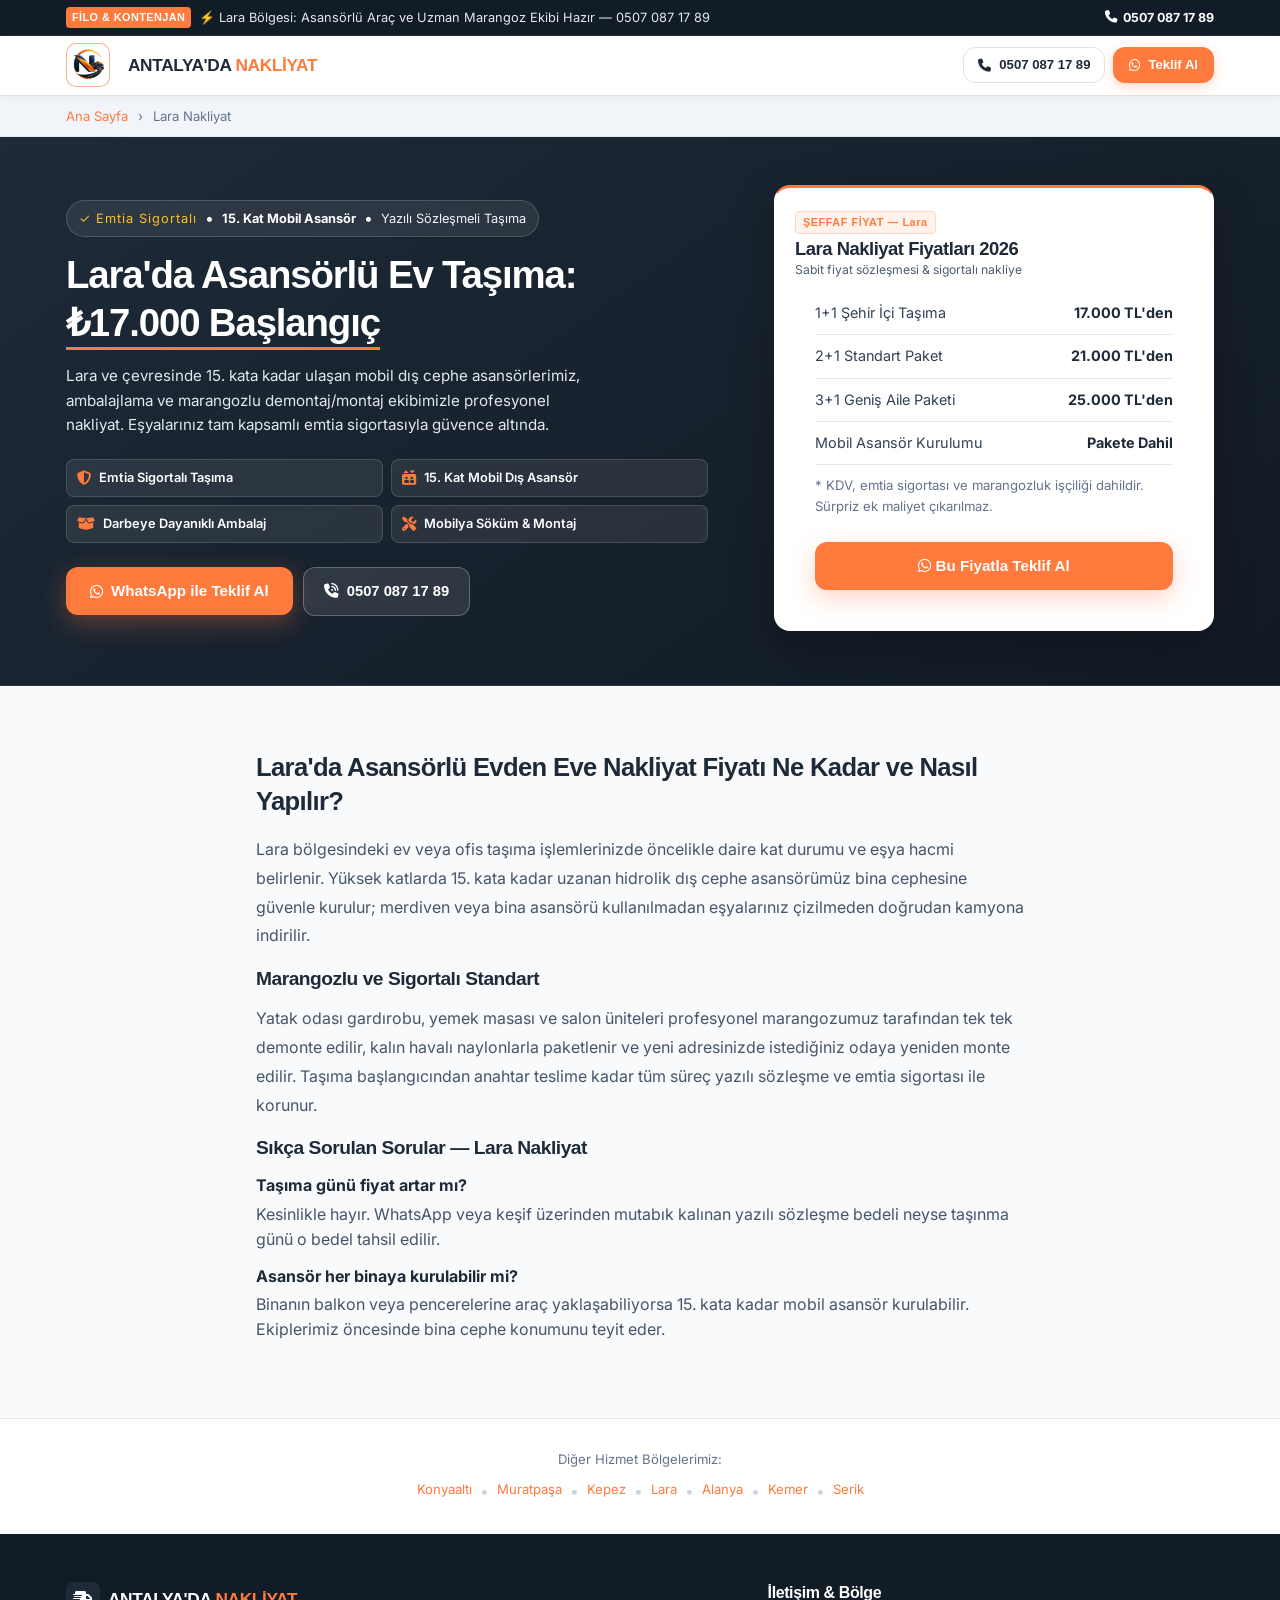
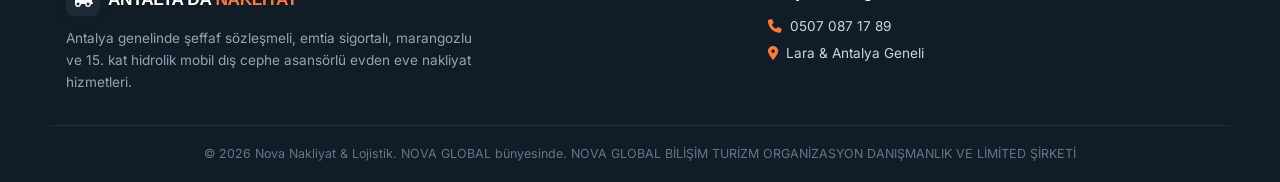
<file: larada-nakliyat/index.html>
<!DOCTYPE html>
<html lang="tr">
<head>
    <meta charset="UTF-8">
    <meta name="viewport" content="width=device-width, initial-scale=1.0, viewport-fit=cover">
    <title>Lara'da Nakliyat | ₺17.000 Asansörlü Evden Eve Taşıma — Nova Lojistik</title>
    <meta name="description" content="Lara evden eve nakliyat: ₺17.000'den başlayan fiyatlarla 15. kat mobil dış asansörlü, emtia sigortalı, marangozlu ve profesyonel ambalajlı taşınma hizmeti.">
    <meta name="robots" content="index, follow, max-image-preview:large, max-snippet:-1, max-video-preview:-1">
    <link rel="canonical" href="https://www.antalyadanakliyat.com.tr/larada-nakliyat/">
    <meta name="geo.region" content="TR-07">
    <meta name="geo.placename" content="Lara, Antalya">
    <meta name="geo.position" content="36.8572;30.7602">
    <meta name="ICBM" content="36.8572, 30.7602">
    <meta property="og:title" content="Lara'da Nakliyat | ₺17.000 Asansörlü Taşıma">
    <meta property="og:description" content="Lara evden eve nakliyat: 15. kat mobil asansör, marangozlu demontaj/montaj, sigortalı taşıma.">
    <meta property="og:url" content="https://www.antalyadanakliyat.com.tr/larada-nakliyat/">
    <meta property="og:type" content="website">
    <meta property="og:locale" content="tr_TR">
    <meta name="twitter:card" content="summary">
    <!-- Google tag -->
    <script async src="https://www.googletagmanager.com/gtag/js?id=G-0QV57408SD"></script>
    <script>
      window.dataLayer = window.dataLayer || [];
      function gtag(){dataLayer.push(arguments);}
      gtag('js', new Date());
      gtag('config', 'G-0QV57408SD');
    </script>
    <link rel="preconnect" href="https://fonts.googleapis.com">
    <link rel="preconnect" href="https://fonts.gstatic.com" crossorigin>
    <link href="https://fonts.googleapis.com/css2?family=IBM+Plex+Mono:wght@600;700&family=Inter:wght@400;500;600&family=Plus+Jakarta+Sans:wght@600;700;800&display=swap" rel="stylesheet">
    <link rel="stylesheet" href="https://cdnjs.cloudflare.com/ajax/libs/font-awesome/6.5.1/css/all.min.css">
    <link rel="icon" type="image/png" href="../images/logo.png">
    <link rel="stylesheet" href="../style.css">
    <script type="application/ld+json">
    {
      "@context": "https://schema.org",
      "@graph": [
        {
          "@type": "MovingCompany",
          "@id": "https://www.antalyadanakliyat.com.tr/#business",
          "name": "Lara Evden Eve Nakliyat — Nova Lojistik",
          "url": "https://www.antalyadanakliyat.com.tr/larada-nakliyat/",
          "telephone": "+905070871789",
          "priceRange": "₺₺",
          "address": {
            "@type": "PostalAddress",
            "streetAddress": "Kültür Mahallesi 3856 Sokak No:2 D:1",
            "addressLocality": "Kepez",
            "addressRegion": "Antalya",
            "postalCode": "07070",
            "addressCountry": "TR"
          },
          "areaServed": "Lara, Antalya",
          "openingHoursSpecification": {
            "@type": "OpeningHoursSpecification",
            "dayOfWeek": ["Monday","Tuesday","Wednesday","Thursday","Friday","Saturday","Sunday"],
            "opens": "07:30",
            "closes": "22:00"
          },
          "parentOrganization": {
            "@type": "Organization",
            "@id": "https://novadigital.com.tr/#organization",
            "name": "NOVA GLOBAL",
            "legalName": "NOVA GLOBAL BİLİŞİM TURİZM ORGANİZASYON DANIŞMANLIK VE LİMİTED ŞİRKETİ",
            "url": "https://novadigital.com.tr"
          }
        },
        {
          "@type": "Service",
          "name": "Lara Evden Eve Asansörlü Nakliyat",
          "provider": {"@id": "https://www.antalyadanakliyat.com.tr/#business"},
          "serviceType": "Evden Eve Taşıma, Şehir İçi Nakliyat, Asansörlü Nakliye",
          "areaServed": "Lara, Antalya",
          "offers": [
            {"@type": "Offer", "name": "1+1 Ev Taşıma", "price": "17000", "priceCurrency": "TRY"},
            {"@type": "Offer", "name": "2+1 Standart Taşıma", "price": "21000", "priceCurrency": "TRY"},
            {"@type": "Offer", "name": "3+1 Asansörlü Taşıma", "price": "25000", "priceCurrency": "TRY"}
          ]
        },
        {
          "@type": "BreadcrumbList",
          "itemListElement": [
            {"@type": "ListItem", "position": 1, "name": "Ana Sayfa", "item": "https://www.antalyadanakliyat.com.tr/"},
            {"@type": "ListItem", "position": 2, "name": "Lara Nakliyat", "item": "https://www.antalyadanakliyat.com.tr/larada-nakliyat/"}
          ]
        }
      ]
    }
    </script>
</head>
<body>
    <!-- ANNOUNCEMENT -->
    <div class="top-announcement">
        <div class="container top-flex">
            <div class="notice-item">
                <span class="notice-badge">FİLO & KONTENJAN</span>
                <span class="announce-txt">⚡ Lara Bölgesi: Asansörlü Araç ve Uzman Marangoz Ekibi Hazır — 0507 087 17 89</span>
            </div>
            <div class="notice-phone">
                <a href="tel:05070871789" class="phone-link"><i class="fa-solid fa-phone"></i> 0507 087 17 89</a>
            </div>
        </div>
    </div>

    <!-- HEADER -->
    <header class="site-header">
        <div class="container header-flex">
            <a href="/" class="brand-box">
                <img src="../images/logo.png" alt="Nova Nakliyat Logo" class="brand-logo-img" style="width:44px;height:44px;border-radius:10px;object-fit:contain;background:#fff;padding:2px;border:1.5px solid rgba(255,122,61,0.6);margin-right:10px;">
                <span class="brand-name">ANTALYA'DA <span class="brand-accent">NAKLİYAT</span></span>
            </a>
            <div class="header-actions">
                <a href="tel:05070871789" class="btn btn-outline-nav"><i class="fa-solid fa-phone"></i> 0507 087 17 89</a>
                <a href="https://wa.me/905070871789?text=Merhaba%2C+Lara+i%C3%A7in+nakliyat+fiyat+teklifi+almak+istiyorum." target="_blank" class="btn btn-primary-nav"><i class="fa-brands fa-whatsapp"></i> Teklif Al</a>
            </div>
        </div>
    </header>

    <!-- BREADCRUMB -->
    <div style="background:#F1F5F9;border-bottom:1px solid #E2E8F0;padding:10px 0;font-size:0.82rem;color:#64748B;">
        <div class="container">
            <a href="/" style="color:#FF7A3D;text-decoration:none;">Ana Sayfa</a>
            <span style="margin:0 6px;">›</span>
            <span>Lara Nakliyat</span>
        </div>
    </div>

    <!-- HERO -->
    <section class="hero-clean">
        <div class="container hero-grid">
            <div class="hero-left">
                <div class="trust-score-pill">
                    <span class="stars">✓ Emtia Sigortalı</span>
                    <span class="pill-dot">•</span>
                    <span class="score-text"><strong>15. Kat Mobil Asansör</strong></span>
                    <span class="pill-dot">•</span>
                    <span class="score-text">Yazılı Sözleşmeli Taşıma</span>
                </div>
                <h1 class="hero-h1">Lara'da Asansörlü Ev Taşıma: <span class="hero-accent">₺17.000 Başlangıç</span></h1>
                <p class="hero-desc">Lara ve çevresinde 15. kata kadar ulaşan mobil dış cephe asansörlerimiz, ambalajlama ve marangozlu demontaj/montaj ekibimizle profesyonel nakliyat. Eşyalarınız tam kapsamlı emtia sigortasıyla güvence altında.</p>
                <div class="proof-chips-row">
                    <div class="proof-chip-item"><i class="fa-solid fa-shield-halved"></i><span>Emtia Sigortalı Taşıma</span></div>
                    <div class="proof-chip-item"><i class="fa-solid fa-elevator"></i><span>15. Kat Mobil Dış Asansör</span></div>
                    <div class="proof-chip-item"><i class="fa-solid fa-box-open"></i><span>Darbeye Dayanıklı Ambalaj</span></div>
                    <div class="proof-chip-item"><i class="fa-solid fa-screwdriver-wrench"></i><span>Mobilya Söküm &amp; Montaj</span></div>
                </div>
                <div class="hero-cta-group">
                    <a href="https://wa.me/905070871789?text=Merhaba%2C+Lara+evden+eve+nakliyat+teklifi+istiyorum." target="_blank" class="btn btn-hero-primary"><i class="fa-brands fa-whatsapp"></i> WhatsApp ile Teklif Al</a>
                    <a href="tel:05070871789" class="btn btn-hero-secondary"><i class="fa-solid fa-phone-volume"></i> 0507 087 17 89</a>
                </div>
            </div>
            <!-- PRICE CARD -->
            <div class="hero-calc-wrapper">
                <div class="calc-top">
                    <span class="calc-tag">ŞEFFAF FİYAT — Lara</span>
                    <h3>Lara Nakliyat Fiyatları 2026</h3>
                    <p class="calc-sub">Sabit fiyat sözleşmesi &amp; sigortalı nakliye</p>
                </div>
                <div style="padding:0 20px 20px;">
                    <table style="width:100%;border-collapse:collapse;font-size:0.9rem;">
                        <tr style="border-bottom:1px solid #E2E8F0;">
                            <td style="padding:10px 0;color:#334155;">1+1 Şehir İçi Taşıma</td>
                            <td style="padding:10px 0;font-weight:700;color:#1E2A38;text-align:right;">17.000 TL'den</td>
                        </tr>
                        <tr style="border-bottom:1px solid #E2E8F0;">
                            <td style="padding:10px 0;color:#334155;">2+1 Standart Paket</td>
                            <td style="padding:10px 0;font-weight:700;color:#1E2A38;text-align:right;">21.000 TL'den</td>
                        </tr>
                        <tr style="border-bottom:1px solid #E2E8F0;">
                            <td style="padding:10px 0;color:#334155;">3+1 Geniş Aile Paketi</td>
                            <td style="padding:10px 0;font-weight:700;color:#1E2A38;text-align:right;">25.000 TL'den</td>
                        </tr>
                        <tr style="border-bottom:1px solid #E2E8F0;">
                            <td style="padding:10px 0;color:#334155;">Mobil Asansör Kurulumu</td>
                            <td style="padding:10px 0;font-weight:700;color:#1E2A38;text-align:right;">Pakete Dahil</td>
                        </tr>
                        <tr>
                            <td style="padding:10px 0;color:#64748B;font-size:0.82rem;" colspan="2">* KDV, emtia sigortası ve marangozluk işçiliği dahildir. Sürpriz ek maliyet çıkarılmaz.</td>
                        </tr>
                    </table>
                    <a href="https://wa.me/905070871789?text=Merhaba%2C+Lara+nakliyat+teklifi+almak+istiyorum." target="_blank" class="btn btn-hero-primary btn-block" style="margin-top:16px;display:block;text-align:center;"><i class="fa-brands fa-whatsapp"></i> Bu Fiyatla Teklif Al</a>
                </div>
            </div>
        </div>
    </section>

    <!-- SEO CONTENT -->
    <section class="section" style="background:#F8FAFC;">
        <div class="container" style="max-width:800px;margin:0 auto;">
            <h2 style="font-size:1.6rem;color:#1E2A38;margin-bottom:16px;">Lara'da Asansörlü Evden Eve Nakliyat Fiyatı Ne Kadar ve Nasıl Yapılır?</h2>
            <p style="color:#475569;line-height:1.8;margin-bottom:16px;">Lara bölgesindeki ev veya ofis taşıma işlemlerinizde öncelikle daire kat durumu ve eşya hacmi belirlenir. Yüksek katlarda 15. kata kadar uzanan hidrolik dış cephe asansörümüz bina cephesine güvenle kurulur; merdiven veya bina asansörü kullanılmadan eşyalarınız çizilmeden doğrudan kamyona indirilir.</p>
            <h3 style="font-size:1.2rem;color:#1E2A38;margin-bottom:12px;">Marangozlu ve Sigortalı Standart</h3>
            <p style="color:#475569;line-height:1.8;margin-bottom:16px;">Yatak odası gardırobu, yemek masası ve salon üniteleri profesyonel marangozumuz tarafından tek tek demonte edilir, kalın havalı naylonlarla paketlenir ve yeni adresinizde istediğiniz odaya yeniden monte edilir. Taşıma başlangıcından anahtar teslime kadar tüm süreç yazılı sözleşme ve emtia sigortası ile korunur.</p>
            <h3 style="font-size:1.2rem;color:#1E2A38;margin-bottom:12px;">Sıkça Sorulan Sorular — Lara Nakliyat</h3>
            <div style="margin-bottom:12px;"><strong style="color:#1E2A38;">Taşıma günü fiyat artar mı?</strong><p style="color:#475569;margin-top:4px;">Kesinlikle hayır. WhatsApp veya keşif üzerinden mutabık kalınan yazılı sözleşme bedeli neyse taşınma günü o bedel tahsil edilir.</p></div>
            <div style="margin-bottom:12px;"><strong style="color:#1E2A38;">Asansör her binaya kurulabilir mi?</strong><p style="color:#475569;margin-top:4px;">Binanın balkon veya pencerelerine araç yaklaşabiliyorsa 15. kata kadar mobil asansör kurulabilir. Ekiplerimiz öncesinde bina cephe konumunu teyit eder.</p></div>
        </div>
    </section>

    <!-- HİZMET BÖLGELERİ LINKS -->
    <section class="section" style="background:#fff;padding:30px 0;border-top:1px solid #E2E8F0;">
        <div class="container">
            <p style="font-size:0.82rem;color:#64748B;text-align:center;margin-bottom:10px;">Diğer Hizmet Bölgelerimiz:</p>
            <div style="display:flex;flex-wrap:wrap;gap:8px;justify-content:center;">
                <a href="/konyaaltinda-nakliyat/" style="font-size:0.82rem;color:#FF7A3D;text-decoration:none;">Konyaaltı</a>
                <span style="color:#CBD5E1;">•</span>
                <a href="/muratpasada-nakliyat/" style="font-size:0.82rem;color:#FF7A3D;text-decoration:none;">Muratpaşa</a>
                <span style="color:#CBD5E1;">•</span>
                <a href="/kepezde-nakliyat/" style="font-size:0.82rem;color:#FF7A3D;text-decoration:none;">Kepez</a>
                <span style="color:#CBD5E1;">•</span>
                <a href="/larada-nakliyat/" style="font-size:0.82rem;color:#FF7A3D;text-decoration:none;">Lara</a>
                <span style="color:#CBD5E1;">•</span>
                <a href="/alanyada-nakliyat/" style="font-size:0.82rem;color:#FF7A3D;text-decoration:none;">Alanya</a>
                <span style="color:#CBD5E1;">•</span>
                <a href="/kemerde-nakliyat/" style="font-size:0.82rem;color:#FF7A3D;text-decoration:none;">Kemer</a>
                <span style="color:#CBD5E1;">•</span>
                <a href="/serikte-nakliyat/" style="font-size:0.82rem;color:#FF7A3D;text-decoration:none;">Serik</a>
            </div>
        </div>
    </section>

    <!-- FOOTER -->
    <footer class="site-footer">
        <div class="container footer-grid">
            <div>
                <div class="brand-box" style="margin-bottom:12px;">
                    <div class="brand-symbol"><i class="fa-solid fa-truck-fast"></i></div>
                    <span class="brand-name" style="color:white;">ANTALYA'DA <span class="brand-accent">NAKLİYAT</span></span>
                </div>
                <p class="footer-desc">Antalya genelinde şeffaf sözleşmeli, emtia sigortalı, marangozlu ve 15. kat hidrolik mobil dış cephe asansörlü evden eve nakliyat hizmetleri.</p>
            </div>
            <div>
                <h4 class="footer-heading">İletişim & Bölge</h4>
                <p class="footer-contact-item"><i class="fa-solid fa-phone"></i> 0507 087 17 89</p>
                <p class="footer-contact-item"><i class="fa-solid fa-location-dot"></i> Lara & Antalya Geneli</p>
            </div>
        </div>
        <div class="footer-copy">
            <div class="container text-center">
                <p>© 2026 Nova Nakliyat &amp; Lojistik. NOVA GLOBAL bünyesinde. NOVA GLOBAL BİLİŞİM TURİZM ORGANİZASYON DANIŞMANLIK VE LİMİTED ŞİRKETİ</p>
            </div>
        </div>
    </footer>

    <!-- MOBILE STICKY BAR -->
    <div class="mobile-sticky-bar">
        <a href="tel:05070871789" class="sticky-btn btn-call-mobile"><i class="fa-solid fa-phone-volume"></i><span>0507 087 17 89</span></a>
        <a href="https://wa.me/905070871789?text=Merhaba%2C+Lara+nakliyat+teklifi+almak+istiyorum." target="_blank" class="sticky-btn btn-wa-mobile"><i class="fa-brands fa-whatsapp"></i><span>WhatsApp Teklif</span></a>
    </div>

    <script src="../app.js"></script>
</body>
</html>
</file>
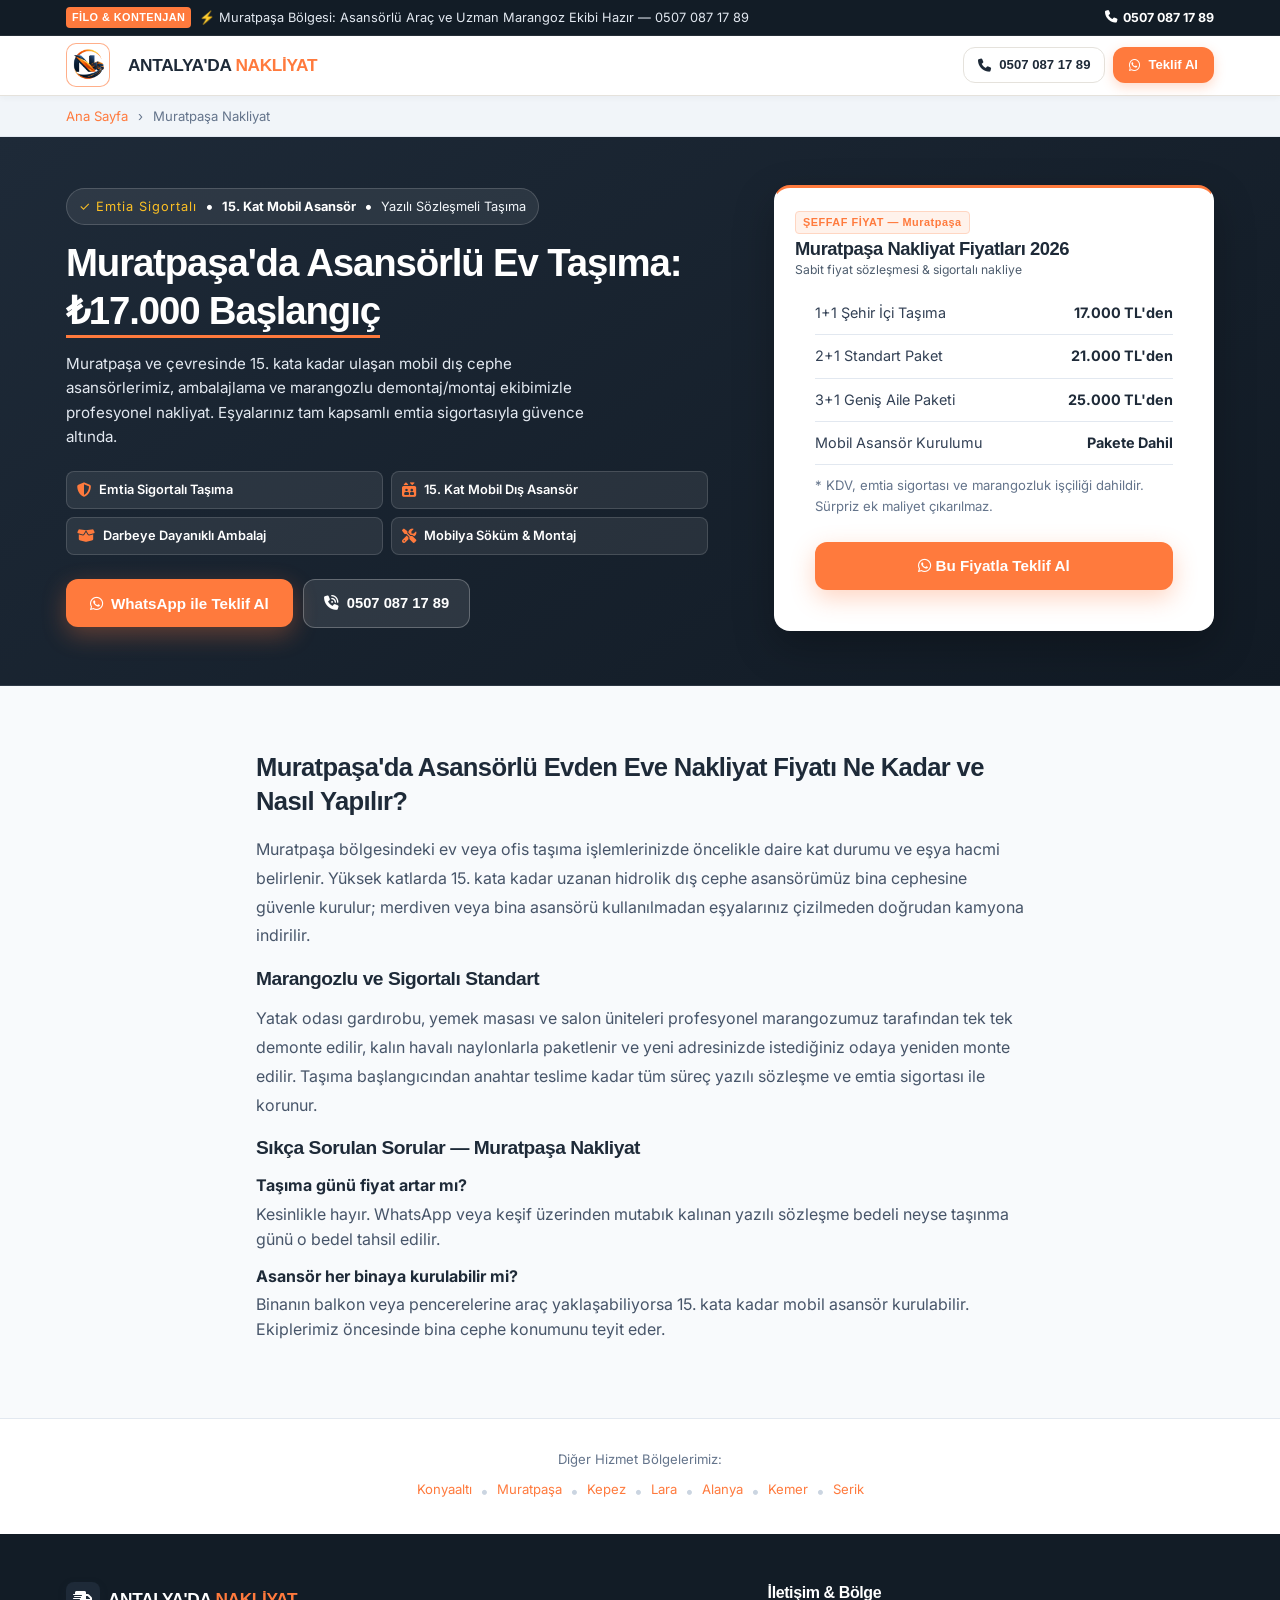
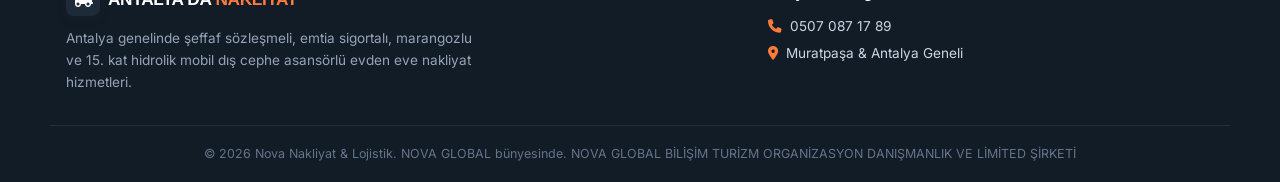
<file: muratpasada-nakliyat/index.html>
<!DOCTYPE html>
<html lang="tr">
<head>
    <meta charset="UTF-8">
    <meta name="viewport" content="width=device-width, initial-scale=1.0, viewport-fit=cover">
    <title>Muratpaşa'da Nakliyat | ₺17.000 Asansörlü Evden Eve Taşıma — Nova Lojistik</title>
    <meta name="description" content="Muratpaşa evden eve nakliyat: ₺17.000'den başlayan fiyatlarla 15. kat mobil dış asansörlü, emtia sigortalı, marangozlu ve profesyonel ambalajlı taşınma hizmeti.">
    <meta name="robots" content="index, follow, max-image-preview:large, max-snippet:-1, max-video-preview:-1">
    <link rel="canonical" href="https://www.antalyadanakliyat.com.tr/muratpasada-nakliyat/">
    <meta name="geo.region" content="TR-07">
    <meta name="geo.placename" content="Muratpaşa, Antalya">
    <meta name="geo.position" content="36.8969;30.7133">
    <meta name="ICBM" content="36.8969, 30.7133">
    <meta property="og:title" content="Muratpaşa'da Nakliyat | ₺17.000 Asansörlü Taşıma">
    <meta property="og:description" content="Muratpaşa evden eve nakliyat: 15. kat mobil asansör, marangozlu demontaj/montaj, sigortalı taşıma.">
    <meta property="og:url" content="https://www.antalyadanakliyat.com.tr/muratpasada-nakliyat/">
    <meta property="og:type" content="website">
    <meta property="og:locale" content="tr_TR">
    <meta name="twitter:card" content="summary">
    <!-- Google tag -->
    <script async src="https://www.googletagmanager.com/gtag/js?id=G-0QV57408SD"></script>
    <script>
      window.dataLayer = window.dataLayer || [];
      function gtag(){dataLayer.push(arguments);}
      gtag('js', new Date());
      gtag('config', 'G-0QV57408SD');
    </script>
    <link rel="preconnect" href="https://fonts.googleapis.com">
    <link rel="preconnect" href="https://fonts.gstatic.com" crossorigin>
    <link href="https://fonts.googleapis.com/css2?family=IBM+Plex+Mono:wght@600;700&family=Inter:wght@400;500;600&family=Plus+Jakarta+Sans:wght@600;700;800&display=swap" rel="stylesheet">
    <link rel="stylesheet" href="https://cdnjs.cloudflare.com/ajax/libs/font-awesome/6.5.1/css/all.min.css">
    <link rel="icon" type="image/png" href="../images/logo.png">
    <link rel="stylesheet" href="../style.css">
    <script type="application/ld+json">
    {
      "@context": "https://schema.org",
      "@graph": [
        {
          "@type": "MovingCompany",
          "@id": "https://www.antalyadanakliyat.com.tr/#business",
          "name": "Muratpaşa Evden Eve Nakliyat — Nova Lojistik",
          "url": "https://www.antalyadanakliyat.com.tr/muratpasada-nakliyat/",
          "telephone": "+905070871789",
          "priceRange": "₺₺",
          "address": {
            "@type": "PostalAddress",
            "streetAddress": "Kültür Mahallesi 3856 Sokak No:2 D:1",
            "addressLocality": "Kepez",
            "addressRegion": "Antalya",
            "postalCode": "07070",
            "addressCountry": "TR"
          },
          "areaServed": "Muratpaşa, Antalya",
          "openingHoursSpecification": {
            "@type": "OpeningHoursSpecification",
            "dayOfWeek": ["Monday","Tuesday","Wednesday","Thursday","Friday","Saturday","Sunday"],
            "opens": "07:30",
            "closes": "22:00"
          },
          "parentOrganization": {
            "@type": "Organization",
            "@id": "https://novadigital.com.tr/#organization",
            "name": "NOVA GLOBAL",
            "legalName": "NOVA GLOBAL BİLİŞİM TURİZM ORGANİZASYON DANIŞMANLIK VE LİMİTED ŞİRKETİ",
            "url": "https://novadigital.com.tr"
          }
        },
        {
          "@type": "Service",
          "name": "Muratpaşa Evden Eve Asansörlü Nakliyat",
          "provider": {"@id": "https://www.antalyadanakliyat.com.tr/#business"},
          "serviceType": "Evden Eve Taşıma, Şehir İçi Nakliyat, Asansörlü Nakliye",
          "areaServed": "Muratpaşa, Antalya",
          "offers": [
            {"@type": "Offer", "name": "1+1 Ev Taşıma", "price": "17000", "priceCurrency": "TRY"},
            {"@type": "Offer", "name": "2+1 Standart Taşıma", "price": "21000", "priceCurrency": "TRY"},
            {"@type": "Offer", "name": "3+1 Asansörlü Taşıma", "price": "25000", "priceCurrency": "TRY"}
          ]
        },
        {
          "@type": "BreadcrumbList",
          "itemListElement": [
            {"@type": "ListItem", "position": 1, "name": "Ana Sayfa", "item": "https://www.antalyadanakliyat.com.tr/"},
            {"@type": "ListItem", "position": 2, "name": "Muratpaşa Nakliyat", "item": "https://www.antalyadanakliyat.com.tr/muratpasada-nakliyat/"}
          ]
        }
      ]
    }
    </script>
</head>
<body>
    <!-- ANNOUNCEMENT -->
    <div class="top-announcement">
        <div class="container top-flex">
            <div class="notice-item">
                <span class="notice-badge">FİLO & KONTENJAN</span>
                <span class="announce-txt">⚡ Muratpaşa Bölgesi: Asansörlü Araç ve Uzman Marangoz Ekibi Hazır — 0507 087 17 89</span>
            </div>
            <div class="notice-phone">
                <a href="tel:05070871789" class="phone-link"><i class="fa-solid fa-phone"></i> 0507 087 17 89</a>
            </div>
        </div>
    </div>

    <!-- HEADER -->
    <header class="site-header">
        <div class="container header-flex">
            <a href="/" class="brand-box">
                <img src="../images/logo.png" alt="Nova Nakliyat Logo" class="brand-logo-img" style="width:44px;height:44px;border-radius:10px;object-fit:contain;background:#fff;padding:2px;border:1.5px solid rgba(255,122,61,0.6);margin-right:10px;">
                <span class="brand-name">ANTALYA'DA <span class="brand-accent">NAKLİYAT</span></span>
            </a>
            <div class="header-actions">
                <a href="tel:05070871789" class="btn btn-outline-nav"><i class="fa-solid fa-phone"></i> 0507 087 17 89</a>
                <a href="https://wa.me/905070871789?text=Merhaba%2C+Muratpa%C5%9Fa+i%C3%A7in+nakliyat+fiyat+teklifi+almak+istiyorum." target="_blank" class="btn btn-primary-nav"><i class="fa-brands fa-whatsapp"></i> Teklif Al</a>
            </div>
        </div>
    </header>

    <!-- BREADCRUMB -->
    <div style="background:#F1F5F9;border-bottom:1px solid #E2E8F0;padding:10px 0;font-size:0.82rem;color:#64748B;">
        <div class="container">
            <a href="/" style="color:#FF7A3D;text-decoration:none;">Ana Sayfa</a>
            <span style="margin:0 6px;">›</span>
            <span>Muratpaşa Nakliyat</span>
        </div>
    </div>

    <!-- HERO -->
    <section class="hero-clean">
        <div class="container hero-grid">
            <div class="hero-left">
                <div class="trust-score-pill">
                    <span class="stars">✓ Emtia Sigortalı</span>
                    <span class="pill-dot">•</span>
                    <span class="score-text"><strong>15. Kat Mobil Asansör</strong></span>
                    <span class="pill-dot">•</span>
                    <span class="score-text">Yazılı Sözleşmeli Taşıma</span>
                </div>
                <h1 class="hero-h1">Muratpaşa'da Asansörlü Ev Taşıma: <span class="hero-accent">₺17.000 Başlangıç</span></h1>
                <p class="hero-desc">Muratpaşa ve çevresinde 15. kata kadar ulaşan mobil dış cephe asansörlerimiz, ambalajlama ve marangozlu demontaj/montaj ekibimizle profesyonel nakliyat. Eşyalarınız tam kapsamlı emtia sigortasıyla güvence altında.</p>
                <div class="proof-chips-row">
                    <div class="proof-chip-item"><i class="fa-solid fa-shield-halved"></i><span>Emtia Sigortalı Taşıma</span></div>
                    <div class="proof-chip-item"><i class="fa-solid fa-elevator"></i><span>15. Kat Mobil Dış Asansör</span></div>
                    <div class="proof-chip-item"><i class="fa-solid fa-box-open"></i><span>Darbeye Dayanıklı Ambalaj</span></div>
                    <div class="proof-chip-item"><i class="fa-solid fa-screwdriver-wrench"></i><span>Mobilya Söküm &amp; Montaj</span></div>
                </div>
                <div class="hero-cta-group">
                    <a href="https://wa.me/905070871789?text=Merhaba%2C+Muratpa%C5%9Fa+evden+eve+nakliyat+teklifi+istiyorum." target="_blank" class="btn btn-hero-primary"><i class="fa-brands fa-whatsapp"></i> WhatsApp ile Teklif Al</a>
                    <a href="tel:05070871789" class="btn btn-hero-secondary"><i class="fa-solid fa-phone-volume"></i> 0507 087 17 89</a>
                </div>
            </div>
            <!-- PRICE CARD -->
            <div class="hero-calc-wrapper">
                <div class="calc-top">
                    <span class="calc-tag">ŞEFFAF FİYAT — Muratpaşa</span>
                    <h3>Muratpaşa Nakliyat Fiyatları 2026</h3>
                    <p class="calc-sub">Sabit fiyat sözleşmesi &amp; sigortalı nakliye</p>
                </div>
                <div style="padding:0 20px 20px;">
                    <table style="width:100%;border-collapse:collapse;font-size:0.9rem;">
                        <tr style="border-bottom:1px solid #E2E8F0;">
                            <td style="padding:10px 0;color:#334155;">1+1 Şehir İçi Taşıma</td>
                            <td style="padding:10px 0;font-weight:700;color:#1E2A38;text-align:right;">17.000 TL'den</td>
                        </tr>
                        <tr style="border-bottom:1px solid #E2E8F0;">
                            <td style="padding:10px 0;color:#334155;">2+1 Standart Paket</td>
                            <td style="padding:10px 0;font-weight:700;color:#1E2A38;text-align:right;">21.000 TL'den</td>
                        </tr>
                        <tr style="border-bottom:1px solid #E2E8F0;">
                            <td style="padding:10px 0;color:#334155;">3+1 Geniş Aile Paketi</td>
                            <td style="padding:10px 0;font-weight:700;color:#1E2A38;text-align:right;">25.000 TL'den</td>
                        </tr>
                        <tr style="border-bottom:1px solid #E2E8F0;">
                            <td style="padding:10px 0;color:#334155;">Mobil Asansör Kurulumu</td>
                            <td style="padding:10px 0;font-weight:700;color:#1E2A38;text-align:right;">Pakete Dahil</td>
                        </tr>
                        <tr>
                            <td style="padding:10px 0;color:#64748B;font-size:0.82rem;" colspan="2">* KDV, emtia sigortası ve marangozluk işçiliği dahildir. Sürpriz ek maliyet çıkarılmaz.</td>
                        </tr>
                    </table>
                    <a href="https://wa.me/905070871789?text=Merhaba%2C+Muratpa%C5%9Fa+nakliyat+teklifi+almak+istiyorum." target="_blank" class="btn btn-hero-primary btn-block" style="margin-top:16px;display:block;text-align:center;"><i class="fa-brands fa-whatsapp"></i> Bu Fiyatla Teklif Al</a>
                </div>
            </div>
        </div>
    </section>

    <!-- SEO CONTENT -->
    <section class="section" style="background:#F8FAFC;">
        <div class="container" style="max-width:800px;margin:0 auto;">
            <h2 style="font-size:1.6rem;color:#1E2A38;margin-bottom:16px;">Muratpaşa'da Asansörlü Evden Eve Nakliyat Fiyatı Ne Kadar ve Nasıl Yapılır?</h2>
            <p style="color:#475569;line-height:1.8;margin-bottom:16px;">Muratpaşa bölgesindeki ev veya ofis taşıma işlemlerinizde öncelikle daire kat durumu ve eşya hacmi belirlenir. Yüksek katlarda 15. kata kadar uzanan hidrolik dış cephe asansörümüz bina cephesine güvenle kurulur; merdiven veya bina asansörü kullanılmadan eşyalarınız çizilmeden doğrudan kamyona indirilir.</p>
            <h3 style="font-size:1.2rem;color:#1E2A38;margin-bottom:12px;">Marangozlu ve Sigortalı Standart</h3>
            <p style="color:#475569;line-height:1.8;margin-bottom:16px;">Yatak odası gardırobu, yemek masası ve salon üniteleri profesyonel marangozumuz tarafından tek tek demonte edilir, kalın havalı naylonlarla paketlenir ve yeni adresinizde istediğiniz odaya yeniden monte edilir. Taşıma başlangıcından anahtar teslime kadar tüm süreç yazılı sözleşme ve emtia sigortası ile korunur.</p>
            <h3 style="font-size:1.2rem;color:#1E2A38;margin-bottom:12px;">Sıkça Sorulan Sorular — Muratpaşa Nakliyat</h3>
            <div style="margin-bottom:12px;"><strong style="color:#1E2A38;">Taşıma günü fiyat artar mı?</strong><p style="color:#475569;margin-top:4px;">Kesinlikle hayır. WhatsApp veya keşif üzerinden mutabık kalınan yazılı sözleşme bedeli neyse taşınma günü o bedel tahsil edilir.</p></div>
            <div style="margin-bottom:12px;"><strong style="color:#1E2A38;">Asansör her binaya kurulabilir mi?</strong><p style="color:#475569;margin-top:4px;">Binanın balkon veya pencerelerine araç yaklaşabiliyorsa 15. kata kadar mobil asansör kurulabilir. Ekiplerimiz öncesinde bina cephe konumunu teyit eder.</p></div>
        </div>
    </section>

    <!-- HİZMET BÖLGELERİ LINKS -->
    <section class="section" style="background:#fff;padding:30px 0;border-top:1px solid #E2E8F0;">
        <div class="container">
            <p style="font-size:0.82rem;color:#64748B;text-align:center;margin-bottom:10px;">Diğer Hizmet Bölgelerimiz:</p>
            <div style="display:flex;flex-wrap:wrap;gap:8px;justify-content:center;">
                <a href="/konyaaltinda-nakliyat/" style="font-size:0.82rem;color:#FF7A3D;text-decoration:none;">Konyaaltı</a>
                <span style="color:#CBD5E1;">•</span>
                <a href="/muratpasada-nakliyat/" style="font-size:0.82rem;color:#FF7A3D;text-decoration:none;">Muratpaşa</a>
                <span style="color:#CBD5E1;">•</span>
                <a href="/kepezde-nakliyat/" style="font-size:0.82rem;color:#FF7A3D;text-decoration:none;">Kepez</a>
                <span style="color:#CBD5E1;">•</span>
                <a href="/larada-nakliyat/" style="font-size:0.82rem;color:#FF7A3D;text-decoration:none;">Lara</a>
                <span style="color:#CBD5E1;">•</span>
                <a href="/alanyada-nakliyat/" style="font-size:0.82rem;color:#FF7A3D;text-decoration:none;">Alanya</a>
                <span style="color:#CBD5E1;">•</span>
                <a href="/kemerde-nakliyat/" style="font-size:0.82rem;color:#FF7A3D;text-decoration:none;">Kemer</a>
                <span style="color:#CBD5E1;">•</span>
                <a href="/serikte-nakliyat/" style="font-size:0.82rem;color:#FF7A3D;text-decoration:none;">Serik</a>
            </div>
        </div>
    </section>

    <!-- FOOTER -->
    <footer class="site-footer">
        <div class="container footer-grid">
            <div>
                <div class="brand-box" style="margin-bottom:12px;">
                    <div class="brand-symbol"><i class="fa-solid fa-truck-fast"></i></div>
                    <span class="brand-name" style="color:white;">ANTALYA'DA <span class="brand-accent">NAKLİYAT</span></span>
                </div>
                <p class="footer-desc">Antalya genelinde şeffaf sözleşmeli, emtia sigortalı, marangozlu ve 15. kat hidrolik mobil dış cephe asansörlü evden eve nakliyat hizmetleri.</p>
            </div>
            <div>
                <h4 class="footer-heading">İletişim & Bölge</h4>
                <p class="footer-contact-item"><i class="fa-solid fa-phone"></i> 0507 087 17 89</p>
                <p class="footer-contact-item"><i class="fa-solid fa-location-dot"></i> Muratpaşa & Antalya Geneli</p>
            </div>
        </div>
        <div class="footer-copy">
            <div class="container text-center">
                <p>© 2026 Nova Nakliyat &amp; Lojistik. NOVA GLOBAL bünyesinde. NOVA GLOBAL BİLİŞİM TURİZM ORGANİZASYON DANIŞMANLIK VE LİMİTED ŞİRKETİ</p>
            </div>
        </div>
    </footer>

    <!-- MOBILE STICKY BAR -->
    <div class="mobile-sticky-bar">
        <a href="tel:05070871789" class="sticky-btn btn-call-mobile"><i class="fa-solid fa-phone-volume"></i><span>0507 087 17 89</span></a>
        <a href="https://wa.me/905070871789?text=Merhaba%2C+Muratpa%C5%9Fa+nakliyat+teklifi+almak+istiyorum." target="_blank" class="sticky-btn btn-wa-mobile"><i class="fa-brands fa-whatsapp"></i><span>WhatsApp Teklif</span></a>
    </div>

    <script src="../app.js"></script>
</body>
</html>
</file>
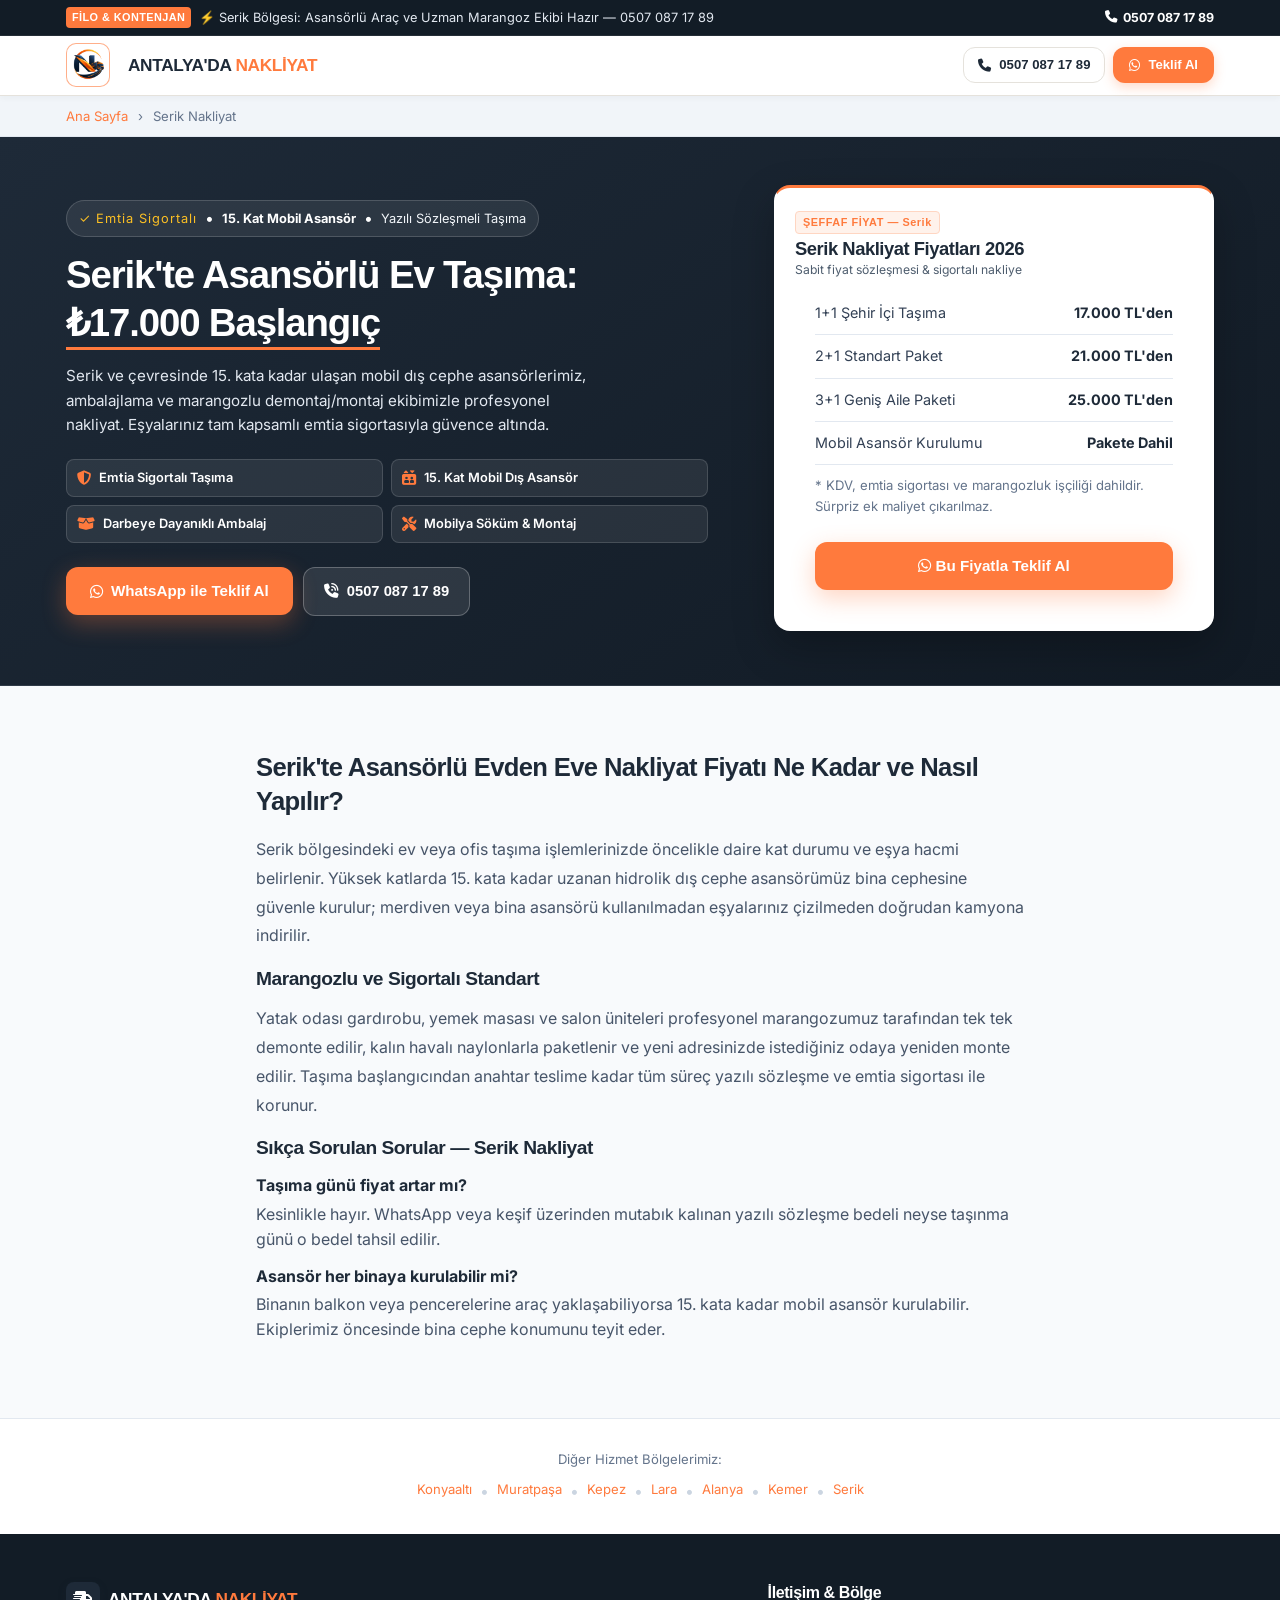
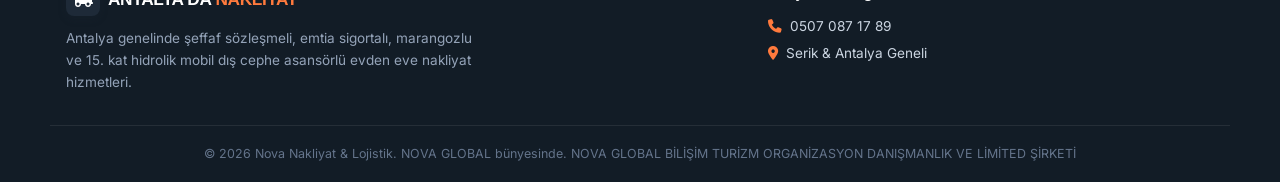
<file: serikte-nakliyat/index.html>
<!DOCTYPE html>
<html lang="tr">
<head>
    <meta charset="UTF-8">
    <meta name="viewport" content="width=device-width, initial-scale=1.0, viewport-fit=cover">
    <title>Serik'te Nakliyat | ₺17.000 Asansörlü Evden Eve Taşıma — Nova Lojistik</title>
    <meta name="description" content="Serik evden eve nakliyat: ₺17.000'den başlayan fiyatlarla 15. kat mobil dış asansörlü, emtia sigortalı, marangozlu ve profesyonel ambalajlı taşınma hizmeti.">
    <meta name="robots" content="index, follow, max-image-preview:large, max-snippet:-1, max-video-preview:-1">
    <link rel="canonical" href="https://www.antalyadanakliyat.com.tr/serikte-nakliyat/">
    <meta name="geo.region" content="TR-07">
    <meta name="geo.placename" content="Serik, Antalya">
    <meta name="geo.position" content="36.9161;31.1017">
    <meta name="ICBM" content="36.9161, 31.1017">
    <meta property="og:title" content="Serik'te Nakliyat | ₺17.000 Asansörlü Taşıma">
    <meta property="og:description" content="Serik evden eve nakliyat: 15. kat mobil asansör, marangozlu demontaj/montaj, sigortalı taşıma.">
    <meta property="og:url" content="https://www.antalyadanakliyat.com.tr/serikte-nakliyat/">
    <meta property="og:type" content="website">
    <meta property="og:locale" content="tr_TR">
    <meta name="twitter:card" content="summary">
    <!-- Google tag -->
    <script async src="https://www.googletagmanager.com/gtag/js?id=G-0QV57408SD"></script>
    <script>
      window.dataLayer = window.dataLayer || [];
      function gtag(){dataLayer.push(arguments);}
      gtag('js', new Date());
      gtag('config', 'G-0QV57408SD');
    </script>
    <link rel="preconnect" href="https://fonts.googleapis.com">
    <link rel="preconnect" href="https://fonts.gstatic.com" crossorigin>
    <link href="https://fonts.googleapis.com/css2?family=IBM+Plex+Mono:wght@600;700&family=Inter:wght@400;500;600&family=Plus+Jakarta+Sans:wght@600;700;800&display=swap" rel="stylesheet">
    <link rel="stylesheet" href="https://cdnjs.cloudflare.com/ajax/libs/font-awesome/6.5.1/css/all.min.css">
    <link rel="icon" type="image/png" href="../images/logo.png">
    <link rel="stylesheet" href="../style.css">
    <script type="application/ld+json">
    {
      "@context": "https://schema.org",
      "@graph": [
        {
          "@type": "MovingCompany",
          "@id": "https://www.antalyadanakliyat.com.tr/#business",
          "name": "Serik Evden Eve Nakliyat — Nova Lojistik",
          "url": "https://www.antalyadanakliyat.com.tr/serikte-nakliyat/",
          "telephone": "+905070871789",
          "priceRange": "₺₺",
          "address": {
            "@type": "PostalAddress",
            "streetAddress": "Kültür Mahallesi 3856 Sokak No:2 D:1",
            "addressLocality": "Kepez",
            "addressRegion": "Antalya",
            "postalCode": "07070",
            "addressCountry": "TR"
          },
          "areaServed": "Serik, Antalya",
          "openingHoursSpecification": {
            "@type": "OpeningHoursSpecification",
            "dayOfWeek": ["Monday","Tuesday","Wednesday","Thursday","Friday","Saturday","Sunday"],
            "opens": "07:30",
            "closes": "22:00"
          },
          "parentOrganization": {
            "@type": "Organization",
            "@id": "https://novadigital.com.tr/#organization",
            "name": "NOVA GLOBAL",
            "legalName": "NOVA GLOBAL BİLİŞİM TURİZM ORGANİZASYON DANIŞMANLIK VE LİMİTED ŞİRKETİ",
            "url": "https://novadigital.com.tr"
          }
        },
        {
          "@type": "Service",
          "name": "Serik Evden Eve Asansörlü Nakliyat",
          "provider": {"@id": "https://www.antalyadanakliyat.com.tr/#business"},
          "serviceType": "Evden Eve Taşıma, Şehir İçi Nakliyat, Asansörlü Nakliye",
          "areaServed": "Serik, Antalya",
          "offers": [
            {"@type": "Offer", "name": "1+1 Ev Taşıma", "price": "17000", "priceCurrency": "TRY"},
            {"@type": "Offer", "name": "2+1 Standart Taşıma", "price": "21000", "priceCurrency": "TRY"},
            {"@type": "Offer", "name": "3+1 Asansörlü Taşıma", "price": "25000", "priceCurrency": "TRY"}
          ]
        },
        {
          "@type": "BreadcrumbList",
          "itemListElement": [
            {"@type": "ListItem", "position": 1, "name": "Ana Sayfa", "item": "https://www.antalyadanakliyat.com.tr/"},
            {"@type": "ListItem", "position": 2, "name": "Serik Nakliyat", "item": "https://www.antalyadanakliyat.com.tr/serikte-nakliyat/"}
          ]
        }
      ]
    }
    </script>
</head>
<body>
    <!-- ANNOUNCEMENT -->
    <div class="top-announcement">
        <div class="container top-flex">
            <div class="notice-item">
                <span class="notice-badge">FİLO & KONTENJAN</span>
                <span class="announce-txt">⚡ Serik Bölgesi: Asansörlü Araç ve Uzman Marangoz Ekibi Hazır — 0507 087 17 89</span>
            </div>
            <div class="notice-phone">
                <a href="tel:05070871789" class="phone-link"><i class="fa-solid fa-phone"></i> 0507 087 17 89</a>
            </div>
        </div>
    </div>

    <!-- HEADER -->
    <header class="site-header">
        <div class="container header-flex">
            <a href="/" class="brand-box">
                <img src="../images/logo.png" alt="Nova Nakliyat Logo" class="brand-logo-img" style="width:44px;height:44px;border-radius:10px;object-fit:contain;background:#fff;padding:2px;border:1.5px solid rgba(255,122,61,0.6);margin-right:10px;">
                <span class="brand-name">ANTALYA'DA <span class="brand-accent">NAKLİYAT</span></span>
            </a>
            <div class="header-actions">
                <a href="tel:05070871789" class="btn btn-outline-nav"><i class="fa-solid fa-phone"></i> 0507 087 17 89</a>
                <a href="https://wa.me/905070871789?text=Merhaba%2C+Serik+i%C3%A7in+nakliyat+fiyat+teklifi+almak+istiyorum." target="_blank" class="btn btn-primary-nav"><i class="fa-brands fa-whatsapp"></i> Teklif Al</a>
            </div>
        </div>
    </header>

    <!-- BREADCRUMB -->
    <div style="background:#F1F5F9;border-bottom:1px solid #E2E8F0;padding:10px 0;font-size:0.82rem;color:#64748B;">
        <div class="container">
            <a href="/" style="color:#FF7A3D;text-decoration:none;">Ana Sayfa</a>
            <span style="margin:0 6px;">›</span>
            <span>Serik Nakliyat</span>
        </div>
    </div>

    <!-- HERO -->
    <section class="hero-clean">
        <div class="container hero-grid">
            <div class="hero-left">
                <div class="trust-score-pill">
                    <span class="stars">✓ Emtia Sigortalı</span>
                    <span class="pill-dot">•</span>
                    <span class="score-text"><strong>15. Kat Mobil Asansör</strong></span>
                    <span class="pill-dot">•</span>
                    <span class="score-text">Yazılı Sözleşmeli Taşıma</span>
                </div>
                <h1 class="hero-h1">Serik'te Asansörlü Ev Taşıma: <span class="hero-accent">₺17.000 Başlangıç</span></h1>
                <p class="hero-desc">Serik ve çevresinde 15. kata kadar ulaşan mobil dış cephe asansörlerimiz, ambalajlama ve marangozlu demontaj/montaj ekibimizle profesyonel nakliyat. Eşyalarınız tam kapsamlı emtia sigortasıyla güvence altında.</p>
                <div class="proof-chips-row">
                    <div class="proof-chip-item"><i class="fa-solid fa-shield-halved"></i><span>Emtia Sigortalı Taşıma</span></div>
                    <div class="proof-chip-item"><i class="fa-solid fa-elevator"></i><span>15. Kat Mobil Dış Asansör</span></div>
                    <div class="proof-chip-item"><i class="fa-solid fa-box-open"></i><span>Darbeye Dayanıklı Ambalaj</span></div>
                    <div class="proof-chip-item"><i class="fa-solid fa-screwdriver-wrench"></i><span>Mobilya Söküm &amp; Montaj</span></div>
                </div>
                <div class="hero-cta-group">
                    <a href="https://wa.me/905070871789?text=Merhaba%2C+Serik+evden+eve+nakliyat+teklifi+istiyorum." target="_blank" class="btn btn-hero-primary"><i class="fa-brands fa-whatsapp"></i> WhatsApp ile Teklif Al</a>
                    <a href="tel:05070871789" class="btn btn-hero-secondary"><i class="fa-solid fa-phone-volume"></i> 0507 087 17 89</a>
                </div>
            </div>
            <!-- PRICE CARD -->
            <div class="hero-calc-wrapper">
                <div class="calc-top">
                    <span class="calc-tag">ŞEFFAF FİYAT — Serik</span>
                    <h3>Serik Nakliyat Fiyatları 2026</h3>
                    <p class="calc-sub">Sabit fiyat sözleşmesi &amp; sigortalı nakliye</p>
                </div>
                <div style="padding:0 20px 20px;">
                    <table style="width:100%;border-collapse:collapse;font-size:0.9rem;">
                        <tr style="border-bottom:1px solid #E2E8F0;">
                            <td style="padding:10px 0;color:#334155;">1+1 Şehir İçi Taşıma</td>
                            <td style="padding:10px 0;font-weight:700;color:#1E2A38;text-align:right;">17.000 TL'den</td>
                        </tr>
                        <tr style="border-bottom:1px solid #E2E8F0;">
                            <td style="padding:10px 0;color:#334155;">2+1 Standart Paket</td>
                            <td style="padding:10px 0;font-weight:700;color:#1E2A38;text-align:right;">21.000 TL'den</td>
                        </tr>
                        <tr style="border-bottom:1px solid #E2E8F0;">
                            <td style="padding:10px 0;color:#334155;">3+1 Geniş Aile Paketi</td>
                            <td style="padding:10px 0;font-weight:700;color:#1E2A38;text-align:right;">25.000 TL'den</td>
                        </tr>
                        <tr style="border-bottom:1px solid #E2E8F0;">
                            <td style="padding:10px 0;color:#334155;">Mobil Asansör Kurulumu</td>
                            <td style="padding:10px 0;font-weight:700;color:#1E2A38;text-align:right;">Pakete Dahil</td>
                        </tr>
                        <tr>
                            <td style="padding:10px 0;color:#64748B;font-size:0.82rem;" colspan="2">* KDV, emtia sigortası ve marangozluk işçiliği dahildir. Sürpriz ek maliyet çıkarılmaz.</td>
                        </tr>
                    </table>
                    <a href="https://wa.me/905070871789?text=Merhaba%2C+Serik+nakliyat+teklifi+almak+istiyorum." target="_blank" class="btn btn-hero-primary btn-block" style="margin-top:16px;display:block;text-align:center;"><i class="fa-brands fa-whatsapp"></i> Bu Fiyatla Teklif Al</a>
                </div>
            </div>
        </div>
    </section>

    <!-- SEO CONTENT -->
    <section class="section" style="background:#F8FAFC;">
        <div class="container" style="max-width:800px;margin:0 auto;">
            <h2 style="font-size:1.6rem;color:#1E2A38;margin-bottom:16px;">Serik'te Asansörlü Evden Eve Nakliyat Fiyatı Ne Kadar ve Nasıl Yapılır?</h2>
            <p style="color:#475569;line-height:1.8;margin-bottom:16px;">Serik bölgesindeki ev veya ofis taşıma işlemlerinizde öncelikle daire kat durumu ve eşya hacmi belirlenir. Yüksek katlarda 15. kata kadar uzanan hidrolik dış cephe asansörümüz bina cephesine güvenle kurulur; merdiven veya bina asansörü kullanılmadan eşyalarınız çizilmeden doğrudan kamyona indirilir.</p>
            <h3 style="font-size:1.2rem;color:#1E2A38;margin-bottom:12px;">Marangozlu ve Sigortalı Standart</h3>
            <p style="color:#475569;line-height:1.8;margin-bottom:16px;">Yatak odası gardırobu, yemek masası ve salon üniteleri profesyonel marangozumuz tarafından tek tek demonte edilir, kalın havalı naylonlarla paketlenir ve yeni adresinizde istediğiniz odaya yeniden monte edilir. Taşıma başlangıcından anahtar teslime kadar tüm süreç yazılı sözleşme ve emtia sigortası ile korunur.</p>
            <h3 style="font-size:1.2rem;color:#1E2A38;margin-bottom:12px;">Sıkça Sorulan Sorular — Serik Nakliyat</h3>
            <div style="margin-bottom:12px;"><strong style="color:#1E2A38;">Taşıma günü fiyat artar mı?</strong><p style="color:#475569;margin-top:4px;">Kesinlikle hayır. WhatsApp veya keşif üzerinden mutabık kalınan yazılı sözleşme bedeli neyse taşınma günü o bedel tahsil edilir.</p></div>
            <div style="margin-bottom:12px;"><strong style="color:#1E2A38;">Asansör her binaya kurulabilir mi?</strong><p style="color:#475569;margin-top:4px;">Binanın balkon veya pencerelerine araç yaklaşabiliyorsa 15. kata kadar mobil asansör kurulabilir. Ekiplerimiz öncesinde bina cephe konumunu teyit eder.</p></div>
        </div>
    </section>

    <!-- HİZMET BÖLGELERİ LINKS -->
    <section class="section" style="background:#fff;padding:30px 0;border-top:1px solid #E2E8F0;">
        <div class="container">
            <p style="font-size:0.82rem;color:#64748B;text-align:center;margin-bottom:10px;">Diğer Hizmet Bölgelerimiz:</p>
            <div style="display:flex;flex-wrap:wrap;gap:8px;justify-content:center;">
                <a href="/konyaaltinda-nakliyat/" style="font-size:0.82rem;color:#FF7A3D;text-decoration:none;">Konyaaltı</a>
                <span style="color:#CBD5E1;">•</span>
                <a href="/muratpasada-nakliyat/" style="font-size:0.82rem;color:#FF7A3D;text-decoration:none;">Muratpaşa</a>
                <span style="color:#CBD5E1;">•</span>
                <a href="/kepezde-nakliyat/" style="font-size:0.82rem;color:#FF7A3D;text-decoration:none;">Kepez</a>
                <span style="color:#CBD5E1;">•</span>
                <a href="/larada-nakliyat/" style="font-size:0.82rem;color:#FF7A3D;text-decoration:none;">Lara</a>
                <span style="color:#CBD5E1;">•</span>
                <a href="/alanyada-nakliyat/" style="font-size:0.82rem;color:#FF7A3D;text-decoration:none;">Alanya</a>
                <span style="color:#CBD5E1;">•</span>
                <a href="/kemerde-nakliyat/" style="font-size:0.82rem;color:#FF7A3D;text-decoration:none;">Kemer</a>
                <span style="color:#CBD5E1;">•</span>
                <a href="/serikte-nakliyat/" style="font-size:0.82rem;color:#FF7A3D;text-decoration:none;">Serik</a>
            </div>
        </div>
    </section>

    <!-- FOOTER -->
    <footer class="site-footer">
        <div class="container footer-grid">
            <div>
                <div class="brand-box" style="margin-bottom:12px;">
                    <div class="brand-symbol"><i class="fa-solid fa-truck-fast"></i></div>
                    <span class="brand-name" style="color:white;">ANTALYA'DA <span class="brand-accent">NAKLİYAT</span></span>
                </div>
                <p class="footer-desc">Antalya genelinde şeffaf sözleşmeli, emtia sigortalı, marangozlu ve 15. kat hidrolik mobil dış cephe asansörlü evden eve nakliyat hizmetleri.</p>
            </div>
            <div>
                <h4 class="footer-heading">İletişim & Bölge</h4>
                <p class="footer-contact-item"><i class="fa-solid fa-phone"></i> 0507 087 17 89</p>
                <p class="footer-contact-item"><i class="fa-solid fa-location-dot"></i> Serik & Antalya Geneli</p>
            </div>
        </div>
        <div class="footer-copy">
            <div class="container text-center">
                <p>© 2026 Nova Nakliyat &amp; Lojistik. NOVA GLOBAL bünyesinde. NOVA GLOBAL BİLİŞİM TURİZM ORGANİZASYON DANIŞMANLIK VE LİMİTED ŞİRKETİ</p>
            </div>
        </div>
    </footer>

    <!-- MOBILE STICKY BAR -->
    <div class="mobile-sticky-bar">
        <a href="tel:05070871789" class="sticky-btn btn-call-mobile"><i class="fa-solid fa-phone-volume"></i><span>0507 087 17 89</span></a>
        <a href="https://wa.me/905070871789?text=Merhaba%2C+Serik+nakliyat+teklifi+almak+istiyorum." target="_blank" class="sticky-btn btn-wa-mobile"><i class="fa-brands fa-whatsapp"></i><span>WhatsApp Teklif</span></a>
    </div>

    <script src="../app.js"></script>
</body>
</html>
</file>
<file: style.css>
/* ==========================================================================
   ANTALYA'DA NAKLİYAT — HEAVY-DUTY LOGISTICS & FREIGHT DESIGN SYSTEM (2026)
   Theme: Deep Charcoal Slate (#1E2A38), Freight Amber (#FF7A3D) & Kraft Packaging Bej (#E8DCC8)
   Typography: Space Grotesk (Headings) + Inter (Body) + IBM Plex Mono (Prices)
   ========================================================================== */

:root {
    /* Primary / Logistics Palette */
    --color-charcoal: #1E2A38;
    --color-charcoal-dark: #121C26;
    --color-charcoal-light: #2B3C4F;
    --color-hero-bg: linear-gradient(145deg, #1E2A38 0%, #111A24 100%);
    
    /* Freight Amber / Action CTA */
    --color-amber: #FF7A3D;
    --color-amber-hover: #E66226;
    --color-amber-light: #FFF2EB;
    --color-amber-border: #FFD6C2;
    
    /* Packaging Kraft Sand Support */
    --color-sand: #E8DCC8;
    --color-sand-light: #F7F4ED;
    --color-sand-badge: #8C6D46;
    
    /* Neutrals & Surfaces */
    --color-bg-light: #F8F7F4;
    --color-surface: #FFFFFF;
    --color-text: #1E2A38;
    --color-text-sub: #4E5D6E;
    --color-text-muted: #94A3B8;
    --color-border: #E5E2DC;
    --color-white: #FFFFFF;
    
    /* Elevation & Radii */
    --radius-sm: 8px;
    --radius-md: 12px;
    --radius-lg: 16px;
    
    --shadow-sm: 0 2px 6px rgba(30, 42, 56, 0.04);
    --shadow-card: 0 10px 30px rgba(30, 42, 56, 0.06);
    --shadow-card-hover: 0 16px 40px rgba(30, 42, 56, 0.12);
    --shadow-amber: 0 8px 24px rgba(255, 122, 61, 0.32);
    --shadow-popular: 0 16px 44px rgba(255, 122, 61, 0.18);
}

/* 100% BULLETPROOF ZERO HORIZONTAL OVERFLOW */
*, *::before, *::after {
    margin: 0;
    padding: 0;
    box-sizing: border-box;
}

html {
    scroll-behavior: smooth;
    font-size: 16px;
    width: 100%;
    max-width: 100%;
    overflow-x: hidden;
}

body {
    font-family: 'Inter', -apple-system, BlinkMacSystemFont, 'Segoe UI', Roboto, sans-serif;
    color: var(--color-text);
    background-color: var(--color-bg-light);
    line-height: 1.55;
    -webkit-font-smoothing: antialiased;
    -webkit-text-size-adjust: 100%;
    width: 100%;
    max-width: 100%;
    overflow-x: hidden;
    position: relative;
}

h1, h2, h3, h4 {
    font-family: 'Sora', sans-serif;
    color: var(--color-charcoal);
    letter-spacing: -0.025em;
    line-height: 1.35;
}

a {
    text-decoration: none;
    color: inherit;
    transition: all 0.2s cubic-bezier(0.16, 1, 0.3, 1);
}

ul {
    list-style: none;
}

img {
    max-width: 100%;
    height: auto;
    display: block;
}

.container {
    width: 100%;
    max-width: 1180px;
    margin: 0 auto;
    padding: 0 16px;
    box-sizing: border-box;
}

.text-center {
    text-align: center;
}

/* SECTION UTILS */
.section {
    padding: 64px 0;
    width: 100%;
    max-width: 100%;
    overflow: hidden;
}

.section-title {
    max-width: 680px;
    margin: 0 auto 40px;
}

.section-badge {
    display: inline-block;
    background: var(--color-sand-light);
    color: var(--color-sand-badge);
    font-family: 'Sora', sans-serif;
    font-size: 0.74rem;
    font-weight: 800;
    letter-spacing: 0.08em;
    text-transform: uppercase;
    padding: 4px 10px;
    border-radius: 6px;
    margin-bottom: 10px;
    border: 1px solid rgba(140, 109, 70, 0.2);
}

.section-title h2 {
    font-size: clamp(1.5rem, 3vw, 2.1rem);
    font-weight: 800;
    margin-bottom: 10px;
    color: var(--color-charcoal);
}

.section-title p {
    font-size: 0.95rem;
    color: var(--color-text-sub);
    line-height: 1.6;
}

/* ==========================================================================
   1. TOP ANNOUNCEMENT
   ========================================================================== */
.top-announcement {
    background: var(--color-charcoal-dark);
    color: var(--color-white);
    padding: 7px 0;
    font-size: 0.78rem;
    border-bottom: 1px solid rgba(255, 255, 255, 0.08);
}

.top-flex {
    display: flex;
    justify-content: space-between;
    align-items: center;
    gap: 10px;
    width: 100%;
}

.notice-item {
    display: inline-flex;
    align-items: center;
    gap: 8px;
    min-width: 0;
}

.notice-badge {
    background: var(--color-amber);
    color: #FFFFFF;
    font-family: 'Sora', sans-serif;
    font-weight: 800;
    font-size: 0.68rem;
    padding: 2px 6px;
    border-radius: 4px;
    letter-spacing: 0.04em;
    flex-shrink: 0;
}

.announce-txt {
    color: #E2E8F0;
    font-size: 0.8rem;
    white-space: nowrap;
    overflow: hidden;
    text-overflow: ellipsis;
}

.phone-link {
    color: #FFFFFF;
    font-weight: 700;
    display: inline-flex;
    align-items: center;
    gap: 6px;
    white-space: nowrap;
    flex-shrink: 0;
}

.phone-link:hover {
    color: var(--color-amber);
}

/* ==========================================================================
   2. HEADER
   ========================================================================== */
.site-header {
    background: var(--color-surface);
    border-bottom: 1px solid var(--color-border);
    position: sticky;
    top: 0;
    z-index: 100;
    height: 60px;
    display: flex;
    align-items: center;
    box-shadow: var(--shadow-sm);
    width: 100%;
}

.header-flex {
    display: flex;
    align-items: center;
    justify-content: space-between;
    width: 100%;
    gap: 10px;
}

.brand-box {
    display: inline-flex;
    align-items: center;
    gap: 8px;
    flex-shrink: 0;
    min-width: 0;
}

.brand-symbol {
    width: 34px;
    height: 34px;
    border-radius: 8px;
    background: var(--color-charcoal);
    color: var(--color-white);
    display: flex;
    align-items: center;
    justify-content: center;
    font-size: 1rem;
    box-shadow: 0 3px 8px rgba(30, 42, 56, 0.2);
    flex-shrink: 0;
}

.brand-name {
    font-family: 'Sora', sans-serif;
    font-size: 1.08rem;
    font-weight: 800;
    color: var(--color-charcoal);
    line-height: 1;
    letter-spacing: -0.02em;
    white-space: nowrap;
}

.brand-name .brand-accent {
    color: var(--color-amber);
}

.header-actions {
    display: inline-flex;
    align-items: center;
    gap: 8px;
    flex-shrink: 0;
}

/* ==========================================================================
   BUTTON SYSTEM
   ========================================================================== */
.btn {
    display: inline-flex;
    align-items: center;
    justify-content: center;
    gap: 8px;
    font-family: 'Sora', sans-serif;
    font-weight: 700;
    border-radius: var(--radius-md);
    cursor: pointer;
    border: none;
    transition: all 0.2s cubic-bezier(0.16, 1, 0.3, 1);
    text-align: center;
    font-size: 0.88rem;
    min-height: 42px;
    padding: 8px 18px;
    white-space: nowrap;
    flex-shrink: 0;
    box-sizing: border-box;
}

.btn:hover {
    transform: translateY(-2px);
}

.btn:active {
    transform: translateY(0);
}

/* Nav Buttons */
.btn-outline-nav {
    background: transparent;
    color: var(--color-charcoal);
    border: 1.5px solid var(--color-border);
    padding: 6px 14px;
    font-size: 0.82rem;
    min-height: 36px;
}
.btn-outline-nav:hover {
    border-color: var(--color-charcoal);
    background: var(--color-bg-light);
}

.btn-primary-nav {
    background: var(--color-amber);
    color: #FFFFFF;
    box-shadow: 0 4px 12px rgba(255, 122, 61, 0.28);
    padding: 6px 16px;
    font-size: 0.82rem;
    min-height: 36px;
}
.btn-primary-nav:hover {
    background: var(--color-amber-hover);
}

/* Hero Buttons */
.btn-hero-primary {
    background: var(--color-amber);
    color: #FFFFFF;
    font-size: 0.95rem;
    font-weight: 800;
    padding: 12px 24px;
    min-height: 48px;
    border-radius: var(--radius-md);
    box-shadow: var(--shadow-amber);
}
.btn-hero-primary:hover {
    background: var(--color-amber-hover);
    box-shadow: 0 10px 28px rgba(255, 122, 61, 0.45);
}

.btn-hero-secondary {
    background: rgba(255, 255, 255, 0.1);
    color: #FFFFFF;
    border: 1.5px solid rgba(255, 255, 255, 0.25);
    font-size: 0.92rem;
    padding: 12px 20px;
    min-height: 48px;
    border-radius: var(--radius-md);
}
.btn-hero-secondary:hover {
    background: rgba(255, 255, 255, 0.2);
}

.btn-block {
    width: 100%;
}

/* ==========================================================================
   3. HERO SECTION (CHARCOAL SLATE THEME)
   ========================================================================== */
.hero-clean {
    background: var(--color-hero-bg);
    color: #FFFFFF;
    padding: 48px 0 54px;
    position: relative;
    border-bottom: 1px solid rgba(255, 255, 255, 0.08);
    width: 100%;
    overflow: hidden;
}

.hero-grid {
    display: grid;
    grid-template-columns: 1.15fr 0.85fr;
    gap: 32px;
    align-items: center;
    width: 100%;
}

.hero-left {
    min-width: 0;
}

/* Trust Pill */
.trust-score-pill {
    display: inline-flex;
    align-items: center;
    gap: 8px;
    background: rgba(255, 255, 255, 0.08);
    border: 1px solid rgba(255, 255, 255, 0.16);
    padding: 5px 12px;
    border-radius: 999px;
    margin-bottom: 14px;
    max-width: 100%;
}

.trust-score-pill .stars {
    color: #FBBF24;
    font-size: 0.8rem;
    letter-spacing: 1px;
    flex-shrink: 0;
}

.trust-score-pill .score-text {
    font-size: 0.8rem;
    color: #F1F5F9;
    white-space: nowrap;
    overflow: hidden;
    text-overflow: ellipsis;
}

.trust-score-pill .score-text strong {
    color: #FFFFFF;
}

.hero-h1 {
    font-size: clamp(1.6rem, 3.2vw, 2.4rem);
    font-weight: 800;
    line-height: 1.25;
    margin-bottom: 14px;
    color: #FFFFFF !important;
    letter-spacing: -0.03em;
    word-break: break-word;
}

.hero-h1 .hero-accent {
    color: #FFFFFF;
    display: inline-block;
    border-bottom: 3px solid var(--color-amber);
}

.hero-desc {
    font-size: 0.95rem;
    color: #E2E8F0;
    margin-bottom: 22px;
    line-height: 1.6;
    max-width: 520px;
}

/* Proof Chips (Single-Line Amber/Kraft Pill Chips) */
.proof-chips-row {
    display: grid;
    grid-template-columns: repeat(2, minmax(0, 1fr));
    gap: 8px;
    margin-bottom: 24px;
    width: 100%;
}

.proof-chip-item {
    background: rgba(255, 255, 255, 0.08);
    border: 1px solid rgba(255, 255, 255, 0.14);
    padding: 8px 10px;
    border-radius: var(--radius-sm);
    font-size: 0.8rem;
    font-weight: 600;
    color: #FFFFFF;
    display: flex;
    align-items: center;
    gap: 8px;
    min-width: 0;
}

.proof-chip-item span {
    white-space: nowrap;
    overflow: hidden;
    text-overflow: ellipsis;
}

.proof-chip-item i {
    color: var(--color-amber);
    font-size: 0.9rem;
    flex-shrink: 0;
}

.hero-cta-group {
    display: flex;
    gap: 10px;
    flex-wrap: wrap;
    align-items: center;
    width: 100%;
}

/* ==========================================================================
   CALCULATOR CARD (HERO RIGHT — COMPACT WITH TOP AMBER ACCENT)
   ========================================================================== */
.hero-calc-wrapper {
    background: var(--color-surface);
    border-radius: var(--radius-lg);
    padding: 20px;
    box-shadow: 0 16px 40px rgba(0, 0, 0, 0.25);
    border: 1px solid rgba(255, 255, 255, 0.2);
    border-top: 3px solid var(--color-amber);
    color: var(--color-text);
    width: 100%;
    max-width: 440px;
    margin-left: auto;
    box-sizing: border-box;
}

.calc-top {
    margin-bottom: 12px;
    text-align: left;
}

.calc-tag {
    display: inline-block;
    font-family: 'Sora', sans-serif;
    font-size: 0.68rem;
    font-weight: 800;
    color: var(--color-amber);
    background: var(--color-amber-light);
    border: 1px solid var(--color-amber-border);
    padding: 2px 7px;
    border-radius: 4px;
    letter-spacing: 0.05em;
    margin-bottom: 4px;
}

.calc-top h3 {
    font-size: 1.15rem;
    font-weight: 800;
    color: var(--color-charcoal);
    margin-bottom: 1px;
    line-height: 1.2;
}

.calc-sub {
    font-size: 0.76rem;
    color: var(--color-text-sub);
}

.calc-form-clean .field-box {
    margin-bottom: 9px;
}

.calc-form-clean label {
    display: block;
    font-size: 0.76rem;
    font-weight: 700;
    color: var(--color-charcoal);
    margin-bottom: 3px;
}

.calc-form-clean label i {
    color: var(--color-amber);
    margin-right: 4px;
}

.select-clean {
    width: 100%;
    height: 38px;
    border: 1.5px solid var(--color-border);
    border-radius: var(--radius-sm);
    padding: 0 10px;
    font-family: 'Inter', sans-serif;
    font-size: 0.82rem;
    color: var(--color-text);
    background-color: var(--color-bg-light);
    outline: none;
    transition: all 0.2s;
    box-sizing: border-box;
}

.select-clean:focus {
    border-color: var(--color-amber);
    background-color: #FFFFFF;
    box-shadow: 0 0 0 3px rgba(255, 122, 61, 0.12);
}

.price-output-box {
    background: var(--color-bg-light);
    border: 1.5px solid var(--color-border);
    border-radius: var(--radius-md);
    padding: 10px 14px;
    text-align: center;
    margin: 10px 0 12px;
}

.price-output-box .out-title {
    font-size: 0.72rem;
    font-weight: 600;
    color: var(--color-text-sub);
    text-transform: uppercase;
    letter-spacing: 0.04em;
}

.price-output-box .out-amount {
    font-family: 'IBM Plex Mono', monospace;
    font-size: 1.65rem;
    font-weight: 800;
    color: var(--color-charcoal);
    line-height: 1.1;
    margin: 2px 0;
}

.price-output-box .out-sub {
    display: inline-flex;
    align-items: center;
    gap: 4px;
    font-size: 0.72rem;
    font-weight: 600;
    color: var(--color-amber);
}

#btnCalculateNakliyat {
    min-height: 44px;
    padding: 10px 18px;
    font-size: 0.92rem;
}

/* ==========================================================================
   4. VISUAL PROOF SHOWCASE
   ========================================================================== */
.visual-proof-section {
    background: var(--color-surface);
    border-bottom: 1px solid var(--color-border);
}

.visual-grid {
    display: grid;
    grid-template-columns: repeat(3, 1fr);
    gap: 24px;
    width: 100%;
}

.visual-card {
    background: var(--color-surface);
    border-radius: var(--radius-lg);
    border: 1px solid var(--color-border);
    overflow: hidden;
    box-shadow: var(--shadow-card);
    transition: all 0.25s cubic-bezier(0.16, 1, 0.3, 1);
    display: flex;
    flex-direction: column;
    min-width: 0;
}

.visual-card:hover {
    transform: translateY(-4px);
    box-shadow: var(--shadow-card-hover);
    border-color: #CBD5E1;
}

.visual-img-wrap {
    position: relative;
    height: 180px;
    overflow: hidden;
    width: 100%;
}

.visual-img {
    width: 100%;
    height: 100%;
    object-fit: cover;
    display: block;
    transition: transform 0.4s ease;
}

.visual-card:hover .visual-img {
    transform: scale(1.04);
}

.visual-overlay {
    position: absolute;
    inset: 0;
    background: linear-gradient(to top, rgba(30, 42, 56, 0.55), transparent 60%);
}

.visual-info {
    padding: 20px;
    display: flex;
    flex-direction: column;
    flex: 1;
    min-width: 0;
}

.visual-tag {
    display: inline-flex;
    align-items: center;
    gap: 5px;
    background: var(--color-sand-light);
    color: var(--color-sand-badge);
    font-size: 0.72rem;
    font-weight: 800;
    padding: 3px 8px;
    border-radius: 6px;
    margin-bottom: 8px;
    align-self: flex-start;
}

.visual-info h3 {
    font-size: 1.08rem;
    font-weight: 800;
    color: var(--color-charcoal);
    margin-bottom: 6px;
    line-height: 1.35;
}

.visual-info p {
    font-size: 0.86rem;
    color: var(--color-text-sub);
    line-height: 1.55;
}

/* ==========================================================================
   5. HOW IT WORKS (TIMELINE)
   ========================================================================== */
.process-section {
    background: var(--color-bg-light);
    border-bottom: 1px solid var(--color-border);
}

.timeline-wrapper {
    position: relative;
    width: 100%;
}

.timeline-line {
    position: absolute;
    top: 40px;
    left: 12%;
    right: 12%;
    height: 2px;
    background: var(--color-border);
    z-index: 1;
}

.process-grid {
    display: grid;
    grid-template-columns: repeat(3, 1fr);
    gap: 24px;
    position: relative;
    z-index: 2;
    width: 100%;
}

.process-card {
    background: var(--color-surface);
    border: 1px solid var(--color-border);
    border-radius: var(--radius-lg);
    padding: 28px 20px;
    text-align: center;
    box-shadow: var(--shadow-card);
    transition: all 0.2s;
    min-width: 0;
}

.process-card:hover {
    transform: translateY(-4px);
    box-shadow: var(--shadow-card-hover);
}

.process-num {
    width: 50px;
    height: 50px;
    border-radius: 50%;
    background: var(--color-charcoal);
    color: #FFFFFF;
    font-family: 'IBM Plex Mono', monospace;
    font-size: 1.15rem;
    font-weight: 800;
    display: flex;
    align-items: center;
    justify-content: center;
    margin: 0 auto 16px;
    box-shadow: 0 5px 14px rgba(30, 42, 56, 0.2);
    border: 3px solid #FFFFFF;
}

.process-card:nth-child(2) .process-num {
    background: var(--color-amber);
    box-shadow: 0 5px 14px rgba(255, 122, 61, 0.35);
}

.process-card h3 {
    font-size: 1.1rem;
    font-weight: 800;
    color: var(--color-charcoal);
    margin-bottom: 6px;
}

.process-card p {
    font-size: 0.86rem;
    color: var(--color-text-sub);
    line-height: 1.55;
}

/* ==========================================================================
   6. PRICING PACKAGES (ELEVATED POPULAR CARD)
   ========================================================================== */
.pricing-clean-section {
    background: var(--color-surface);
    border-bottom: 1px solid var(--color-border);
}

.pack-grid {
    display: grid;
    grid-template-columns: repeat(3, 1fr);
    gap: 24px;
    align-items: stretch;
    width: 100%;
}

.pack-box {
    background: var(--color-surface);
    border: 1.5px solid var(--color-border);
    border-radius: var(--radius-lg);
    padding: 28px 22px;
    box-shadow: var(--shadow-card);
    display: flex;
    flex-direction: column;
    position: relative;
    transition: all 0.25s cubic-bezier(0.16, 1, 0.3, 1);
    min-width: 0;
}

.pack-box:hover {
    transform: translateY(-4px);
    box-shadow: var(--shadow-card-hover);
}

.pack-box.popular {
    border: 2px solid var(--color-amber);
    box-shadow: var(--shadow-popular);
    transform: translateY(-6px);
    background: #FFFFFF;
}

.pop-ribbon {
    position: absolute;
    top: -12px;
    left: 50%;
    transform: translateX(-50%);
    background: var(--color-amber);
    color: #FFFFFF;
    font-family: 'Space Grotesk', sans-serif;
    font-size: 0.7rem;
    font-weight: 800;
    letter-spacing: 0.05em;
    padding: 3px 12px;
    border-radius: 999px;
    box-shadow: 0 4px 10px rgba(255, 122, 61, 0.4);
    white-space: nowrap;
    max-width: 90%;
}

.pack-top {
    border-bottom: 1px solid var(--color-border);
    padding-bottom: 16px;
    margin-bottom: 18px;
}

.pack-category {
    display: inline-block;
    font-size: 0.7rem;
    font-weight: 800;
    letter-spacing: 0.06em;
    color: var(--color-text-muted);
    margin-bottom: 4px;
    text-transform: uppercase;
}

.pack-top h3 {
    font-size: 1.18rem;
    font-weight: 800;
    color: var(--color-charcoal);
    margin-bottom: 6px;
}

.pack-top p {
    font-size: 0.84rem;
    color: var(--color-text-sub);
    line-height: 1.45;
    margin-bottom: 12px;
    min-height: 38px;
}

.pack-price-wrap {
    display: flex;
    flex-direction: column;
    gap: 2px;
}

.pack-price {
    font-family: 'IBM Plex Mono', monospace;
    font-size: 2rem;
    font-weight: 800;
    color: var(--color-charcoal);
    line-height: 1;
}

.pack-price.price-amber {
    color: var(--color-amber);
}

.price-suffix {
    font-size: 0.75rem;
    color: var(--color-text-muted);
    font-weight: 500;
}

.pack-bullets {
    margin-bottom: 24px;
    flex: 1;
}

.pack-bullets li {
    display: flex;
    align-items: flex-start;
    gap: 8px;
    font-size: 0.85rem;
    color: var(--color-text);
    margin-bottom: 10px;
    line-height: 1.4;
}

/* Amber checklist marks */
.pack-bullets li i {
    color: var(--color-amber);
    font-size: 0.85rem;
    margin-top: 3px;
    flex-shrink: 0;
}

.btn-pack-outline {
    background: transparent;
    color: var(--color-charcoal);
    border: 1.5px solid var(--color-border);
    border-radius: var(--radius-md);
}
.btn-pack-outline:hover {
    border-color: var(--color-charcoal);
    background: var(--color-bg-light);
}

.btn-pack-primary {
    background: var(--color-amber);
    color: #FFFFFF;
    border-radius: var(--radius-md);
    box-shadow: var(--shadow-amber);
}
.btn-pack-primary:hover {
    background: var(--color-amber-hover);
    box-shadow: 0 8px 24px rgba(255, 122, 61, 0.45);
}

/* ==========================================================================
   6.5 TRUST GUARANTEE STRIP
   ========================================================================== */
.trust-guarantee-strip {
    background: var(--color-sand-light);
    border-top: 1px solid var(--color-border);
    border-bottom: 1px solid var(--color-border);
    padding: 24px 0;
}

.trust-strip-flex {
    display: grid;
    grid-template-columns: repeat(3, 1fr);
    gap: 20px;
    align-items: center;
}

.strip-item {
    display: flex;
    align-items: center;
    gap: 12px;
}

.strip-item i {
    font-size: 1.6rem;
    color: var(--color-amber);
    flex-shrink: 0;
}

.strip-item strong {
    display: block;
    font-family: 'Space Grotesk', sans-serif;
    font-size: 0.88rem;
    color: var(--color-charcoal);
}

.strip-item span {
    display: block;
    font-size: 0.78rem;
    color: var(--color-text-sub);
}

/* ==========================================================================
   7. FOOTER
   ========================================================================== */
.site-footer {
    background: var(--color-charcoal-dark);
    color: #FFFFFF;
    padding-top: 48px;
    width: 100%;
    overflow: hidden;
}

.footer-grid {
    display: grid;
    grid-template-columns: 1.2fr 0.8fr;
    gap: 32px;
    padding-bottom: 32px;
    border-bottom: 1px solid rgba(255, 255, 255, 0.08);
    width: 100%;
}

.footer-desc {
    color: #94A3B8;
    font-size: 0.85rem;
    line-height: 1.6;
    max-width: 420px;
}

.footer-heading {
    color: #FFFFFF;
    font-size: 1rem;
    font-weight: 700;
    margin-bottom: 12px;
}

.footer-contact-item {
    color: #CBD5E1;
    font-size: 0.85rem;
    margin-bottom: 6px;
    display: flex;
    align-items: center;
    gap: 8px;
    word-break: break-word;
}

.footer-contact-item i {
    color: var(--color-amber);
    flex-shrink: 0;
}

.footer-copy {
    padding: 18px 0;
    font-size: 0.78rem;
    color: #64748B;
}

/* ==========================================================================
   8. MOBILE STICKY BAR
   ========================================================================== */
.mobile-sticky-bar {
    display: none;
    position: fixed;
    bottom: 0;
    left: 0;
    right: 0;
    width: 100%;
    background: #FFFFFF;
    border-top: 1px solid var(--color-border);
    padding: 8px 12px calc(12px + env(safe-area-inset-bottom, 0px));
    z-index: 999;
    box-shadow: 0 -4px 16px rgba(0, 0, 0, 0.08);
    gap: 8px;
    box-sizing: border-box;
}

.sticky-btn {
    flex: 1;
    display: inline-flex;
    align-items: center;
    justify-content: center;
    gap: 6px;
    padding: 10px 12px;
    border-radius: var(--radius-md);
    font-family: 'Space Grotesk', sans-serif;
    font-weight: 800;
    font-size: 0.85rem;
    text-align: center;
    min-height: 44px;
    min-width: 0;
    white-space: nowrap;
}

.btn-call-mobile {
    background: var(--color-charcoal);
    color: #FFFFFF;
}

.btn-wa-mobile {
    background: var(--color-amber);
    color: #FFFFFF;
    box-shadow: 0 4px 12px rgba(255, 122, 61, 0.35);
}

/* ==========================================================================
   RESPONSIVE BREAKPOINTS (STRICT ZERO OVERFLOW)
   ========================================================================== */
@media (max-width: 992px) {
    .hero-grid {
        grid-template-columns: 1fr;
        gap: 28px;
    }
    .hero-calc-wrapper {
        margin-left: 0;
        max-width: 100%;
    }
    .pack-grid,
    .visual-grid,
    .process-grid,
    .trust-strip-flex {
        grid-template-columns: 1fr;
        gap: 18px;
    }
    .timeline-line {
        display: none;
    }
    .pack-box.popular {
        transform: none;
    }
    .footer-grid {
        grid-template-columns: 1fr;
        gap: 20px;
    }
}

@media (max-width: 768px) {
    .section {
        padding: 40px 0;
    }
    .top-announcement {
        display: none;
    }
    .site-header {
        height: 54px;
    }
    .header-actions .btn-outline-nav {
        display: none;
    }
    .hero-clean {
        padding: 28px 0 36px;
    }
    .hero-h1 {
        font-size: 1.55rem;
    }
    .proof-chips-row {
        grid-template-columns: 1fr;
        gap: 6px;
    }
    .hero-cta-group {
        flex-direction: column;
        width: 100%;
        gap: 8px;
    }
    .hero-cta-group .btn {
        width: 100%;
    }
    .hero-calc-wrapper {
        padding: 16px 14px;
    }
    .mobile-sticky-bar {
        display: flex;
    }
    body {
        padding-bottom: 68px;
    }
}

@media (max-width: 360px) {
    .container {
        padding: 0 12px;
    }
    .brand-name {
        font-size: 0.95rem;
    }
    .hero-h1 {
        font-size: 1.4rem;
    }
    .price-output-box .out-amount {
        font-size: 1.45rem;
    }
    .sticky-btn {
        font-size: 0.78rem;
        padding: 8px 6px;
    }
}
</file>
